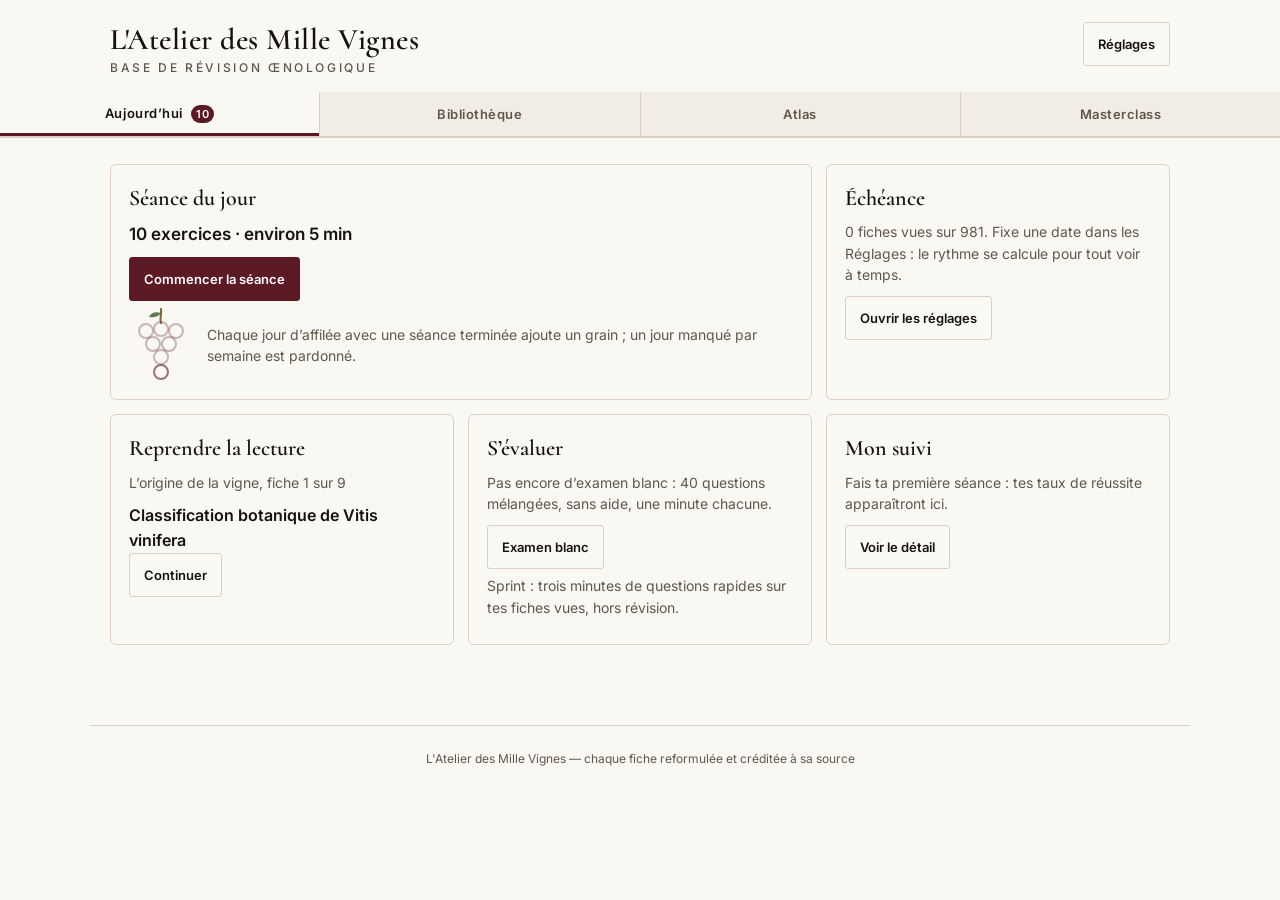
<file: index.html>
<!DOCTYPE html>
<html lang="fr">
<head>
<meta charset="UTF-8">
<meta name="viewport" content="width=device-width, initial-scale=1.0, viewport-fit=cover">
<title>L'Atelier des Mille Vignes</title>
<link rel="manifest" href="manifest.webmanifest">
<link rel="apple-touch-icon" href="icons/apple-touch-icon.png">
<meta name="theme-color" content="#5b1a24">
<meta name="theme-color" content="#16130f" media="(prefers-color-scheme: dark)">
<meta name="apple-mobile-web-app-capable" content="yes">
<link rel="stylesheet" href="style.css">
<script>try{var t=localStorage.getItem("mv_theme");if(t)document.documentElement.dataset.theme=t}catch(e){}</script>
</head>
<body>

<header>
  <div class="wrap head-inner">
    <h1 class="brand">L'Atelier des Mille Vignes<span class="sub">Base de révision œnologique</span></h1>
    <button class="btn reg-btn" id="reglagesBtn" aria-expanded="false" aria-controls="reglages">Réglages</button>
  </div>
  <div class="tabs" role="tablist" aria-label="Sections du site">
    <button class="tab tab-main on" role="tab" data-mode="jour" aria-selected="true">Aujourd’hui <span class="badge" id="dueBadge">0</span></button>
    <button class="tab" role="tab" aria-selected="false" data-mode="revision">Bibliothèque</button>
    <button class="tab" role="tab" aria-selected="false" data-mode="cartes">Atlas</button>
    <button class="tab" role="tab" aria-selected="false" data-mode="atelier">Masterclass</button>
  </div>
</header>
<section class="reglages" id="reglages" aria-labelledby="regT" hidden><div class="wrap reg">
  <h2 class="reg-t" id="regT">Réglages et sauvegarde</h2>
  <div class="reg-g"><h3 class="reg-gt">Sauvegarde</h3>
    <div class="reg-l"><span>Ma progression et mes programmes<small id="savedInfo"></small></span><button class="btn primary" id="exportProg">Sauvegarder</button></div>
    <div class="reg-l"><span>Restaurer une sauvegarde<small>La réponse la plus récente est gardée</small></span><button class="btn" id="importBtn">Choisir…</button><input type="file" id="importProg" accept="application/json,.json" hidden></div>
  </div>
  <div class="reg-g"><h3 class="reg-gt">Révision</h3>
    <div class="reg-l"><label for="echeance">Échéance<small id="echeanceInfo"></small></label><input type="date" id="echeance" class="ex-input reg-date"></div>
    <div class="reg-l"><span id="lgL">Longueur d’une séance</span><div class="seg" id="sessionSize" role="group" aria-labelledby="lgL"><button type="button" data-v="10">10</button><button type="button" data-v="20">20</button><button type="button" data-v="40">40</button></div></div>
    <div class="reg-l"><label for="pretestSw">Pré-test avant les nouvelles fiches</label><input type="checkbox" role="switch" id="pretestSw" class="sw"></div>
  </div>
  <div class="reg-g"><h3 class="reg-gt">Affichage</h3>
    <div class="reg-l"><span id="thL">Thème</span><div class="seg" id="themeSeg" role="group" aria-labelledby="thL"><button type="button" data-v="">Auto</button><button type="button" data-v="light">Clair</button><button type="button" data-v="dark">Sombre</button></div></div>
  </div>
  <div class="reg-g"><h3 class="reg-gt">Mes données</h3>
    <div class="reg-l"><span>Mon suivi<small>Réussite, rappel, examens blancs</small></span><button class="btn" id="suiviLink">Ouvrir</button></div>
    <div class="reg-l"><span>Mes partenaires<small>Fichier privé, gardé dans ce navigateur</small></span><button class="btn" id="partBtn">Importer…</button><input type="file" id="partFile" accept="application/json,.json" hidden></div>
  </div>
  <div class="reg-danger"><button class="btn danger" id="resetAll">Réinitialiser toute ma progression</button></div>
</div></section>

<div class="filters" id="filterBar" style="display:none">
  <div class="wrap">
    <input type="search" class="ex-input fiche-search" id="ficheSearch" placeholder="Chercher dans les fiches" aria-label="Chercher dans les fiches">
    <div class="filt-foot">
      <div class="count"><b id="shown">0</b> fiche(s) · <b id="acq">0</b> exercice(s) déjà travaillé(s)</div>
      <div class="filt-act">
      <button class="btn" id="examBtn">Examen blanc</button>
      <button class="btn" id="hardBtn" hidden>Mes points durs</button>
      <button class="btn primary" id="sessionBtn">S'entraîner</button>
      </div>
    </div>
    <details class="filt-panel" id="filtPanel"><summary id="filtSum">Filtrer</summary>
    <div class="filt-row">
      <div class="filt-group">
        <div class="filt-label"><span class="dot" style="background:var(--ink)"></span>Le quoi — Thèmes</div>
        <div class="chips" id="themeChips"></div>
        <div class="sub-panel" id="subPanel"><div class="sub-lbl" id="subLbl">Sous-thèmes</div><div class="chips" id="subChips"></div></div>
      </div>
      <div class="filt-group">
        <div class="filt-label"><span class="dot" style="background:var(--wine)"></span>Le où — Géographie</div>
        <div class="geo-tree" id="geoTree"></div>
      </div>
      <div class="filt-group">
        <div class="filt-label"><span class="dot" style="background:var(--gold)"></span>Niveau</div>
        <div class="chips" id="nivChips"></div>
      </div>
    </div>
    <button class="clear" id="clearBtn" style="margin-top:14px">Réinitialiser les filtres</button>
    </details>
  </div>
</div>

<main><div class="wrap">
  <p class="intro" id="introLine"></p>
  <div class="save-banner" id="saveBanner" hidden><span>Ta progression n'est stockée que dans ce navigateur : sauvegarde-la pour ne rien perdre.</span><button class="btn" id="saveNow">Sauvegarder ma progression</button></div>
  <section class="prog" id="progPanel" hidden></section>
  <div class="grid" id="grid"></div>
</div></main>

<footer class="wrap">
  L'Atelier des Mille Vignes — chaque fiche reformulée et créditée à sa source<br><br>
</footer>
<section id="support"></section>
<div id="zoom" class="zoom" role="dialog" aria-label="Schéma agrandi" hidden><button class="btn zoom-x">Fermer ✕</button><div class="zoom-in"></div></div>
<div id="proj" class="proj" role="dialog" aria-label="Projection de la masterclass" tabindex="-1" hidden></div>

<script defer src="fiches.js"></script>
<script defer src="fiches/016-domestication.js"></script>
<script defer src="fiches/040-nature.js"></script>
<script defer src="fiches/076-ecologie.js"></script>
<script defer src="fiches/104-climat.js"></script>
<script defer src="fiches/124-geologie.js"></script>
<script defer src="fiches/150-terroir.js"></script>
<script defer src="fiches/203-vinification.js"></script>
<script defer src="fiches/244-degustation.js"></script>
<script defer src="fiches/288-service.js"></script>
<script defer src="fiches/331-conclusion.js"></script>
<script defer src="fiches/cepages.js"></script>
<script defer src="fiches/fr-alsace-appellations.js"></script>
<script defer src="fiches/fr-alsace.js"></script>
<script defer src="fiches/fr-beaujolais-appellations.js"></script>
<script defer src="fiches/fr-beaujolais.js"></script>
<script defer src="fiches/fr-bordeaux-appellations.js"></script>
<script defer src="fiches/fr-bordeaux.js"></script>
<script defer src="fiches/fr-bourgogne.js"></script>
<script defer src="fiches/fr-champagne-appellations.js"></script>
<script defer src="fiches/fr-champagne.js"></script>
<script defer src="fiches/fr-charentes.js"></script>
<script defer src="fiches/fr-corse-appellations.js"></script>
<script defer src="fiches/fr-corse.js"></script>
<script defer src="fiches/fr-france.js"></script>
<script defer src="fiches/fr-jura-appellations.js"></script>
<script defer src="fiches/fr-jura.js"></script>
<script defer src="fiches/fr-languedoc-appellations.js"></script>
<script defer src="fiches/fr-languedoc.js"></script>
<script defer src="fiches/fr-loire-appellations.js"></script>
<script defer src="fiches/fr-loire.js"></script>
<script defer src="fiches/fr-lorraine.js"></script>
<script defer src="fiches/fr-provence-appellations.js"></script>
<script defer src="fiches/fr-provence.js"></script>
<script defer src="fiches/fr-rhone-appellations.js"></script>
<script defer src="fiches/fr-rhone.js"></script>
<script defer src="fiches/fr-roussillon-appellations.js"></script>
<script defer src="fiches/fr-roussillon.js"></script>
<script defer src="fiches/fr-savoie-appellations.js"></script>
<script defer src="fiches/fr-savoie.js"></script>
<script defer src="fiches/fr-sud-ouest-appellations.js"></script>
<script defer src="fiches/fr-sud-ouest.js"></script>
<script defer src="fiches/monde-afrique-du-sud.js"></script>
<script defer src="fiches/monde-allemagne.js"></script>
<script defer src="fiches/monde-argentine.js"></script>
<script defer src="fiches/monde-australie.js"></script>
<script defer src="fiches/monde-autriche.js"></script>
<script defer src="fiches/monde-canada.js"></script>
<script defer src="fiches/monde-chili.js"></script>
<script defer src="fiches/monde-espagne.js"></script>
<script defer src="fiches/monde-etats-unis.js"></script>
<script defer src="fiches/monde-grece.js"></script>
<script defer src="fiches/monde-hongrie.js"></script>
<script defer src="fiches/monde-italie.js"></script>
<script defer src="fiches/monde-nouvelle-zelande.js"></script>
<script defer src="fiches/monde-portugal.js"></script>
<script defer src="data/lexique.js"></script>
<script defer src="data/lexique-fiches.js"></script>
<script defer src="data/recits.js"></script>
<script defer src="data/masterclasses.js"></script>
<script defer src="exercices.js"></script>
<script defer src="app.js"></script>
</body>
</html>
</file>
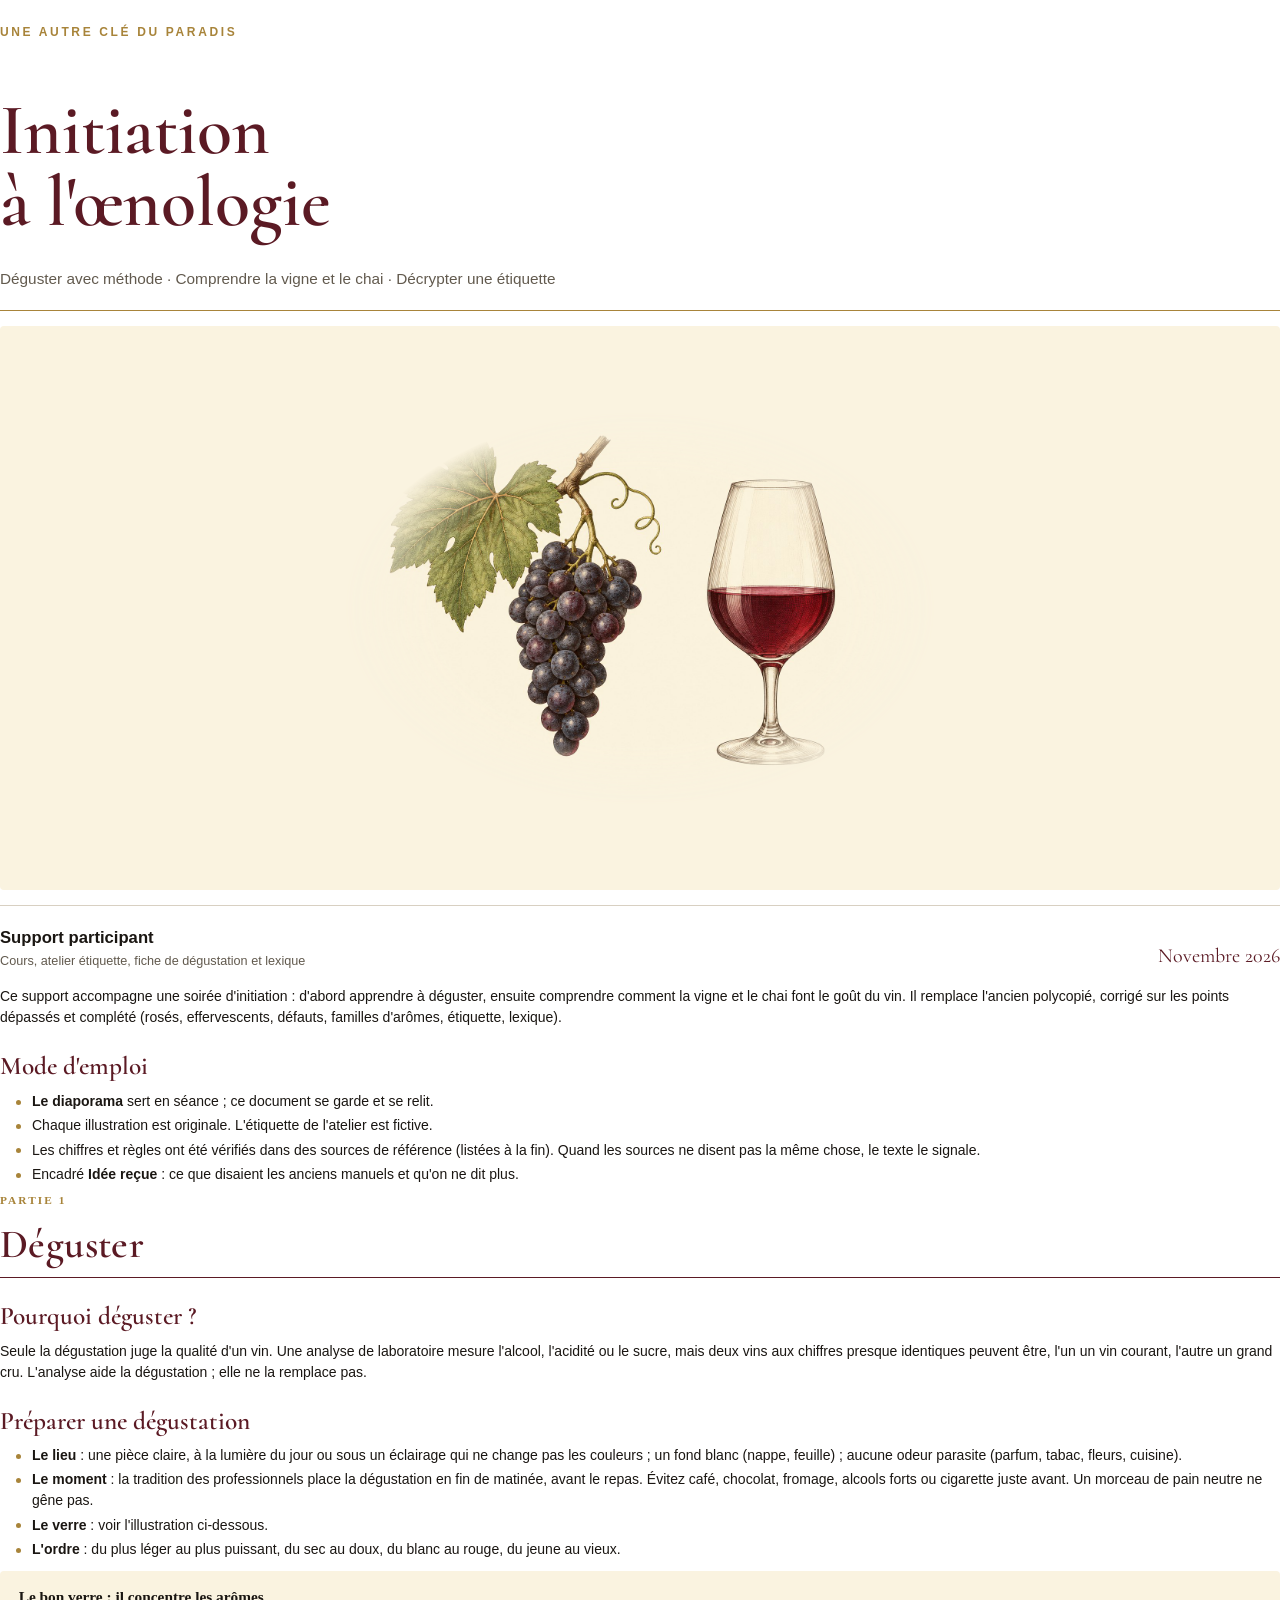
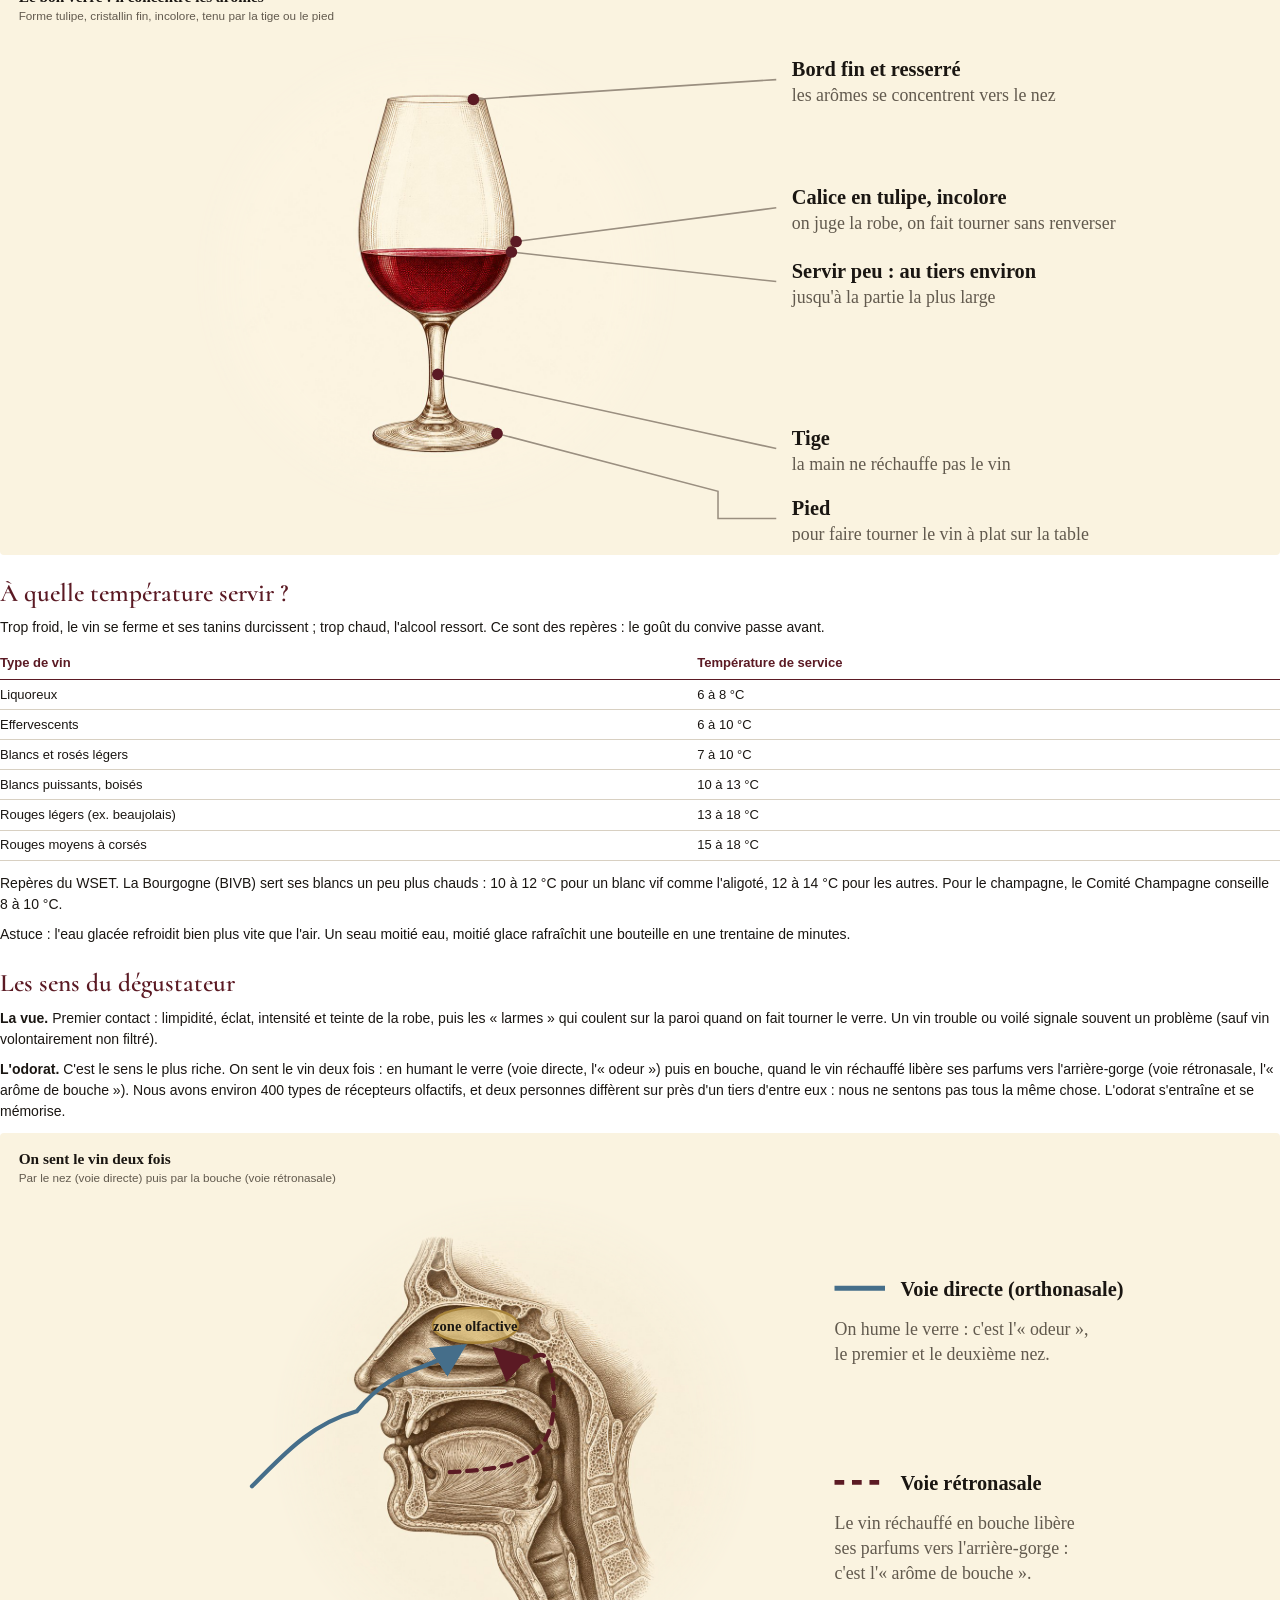
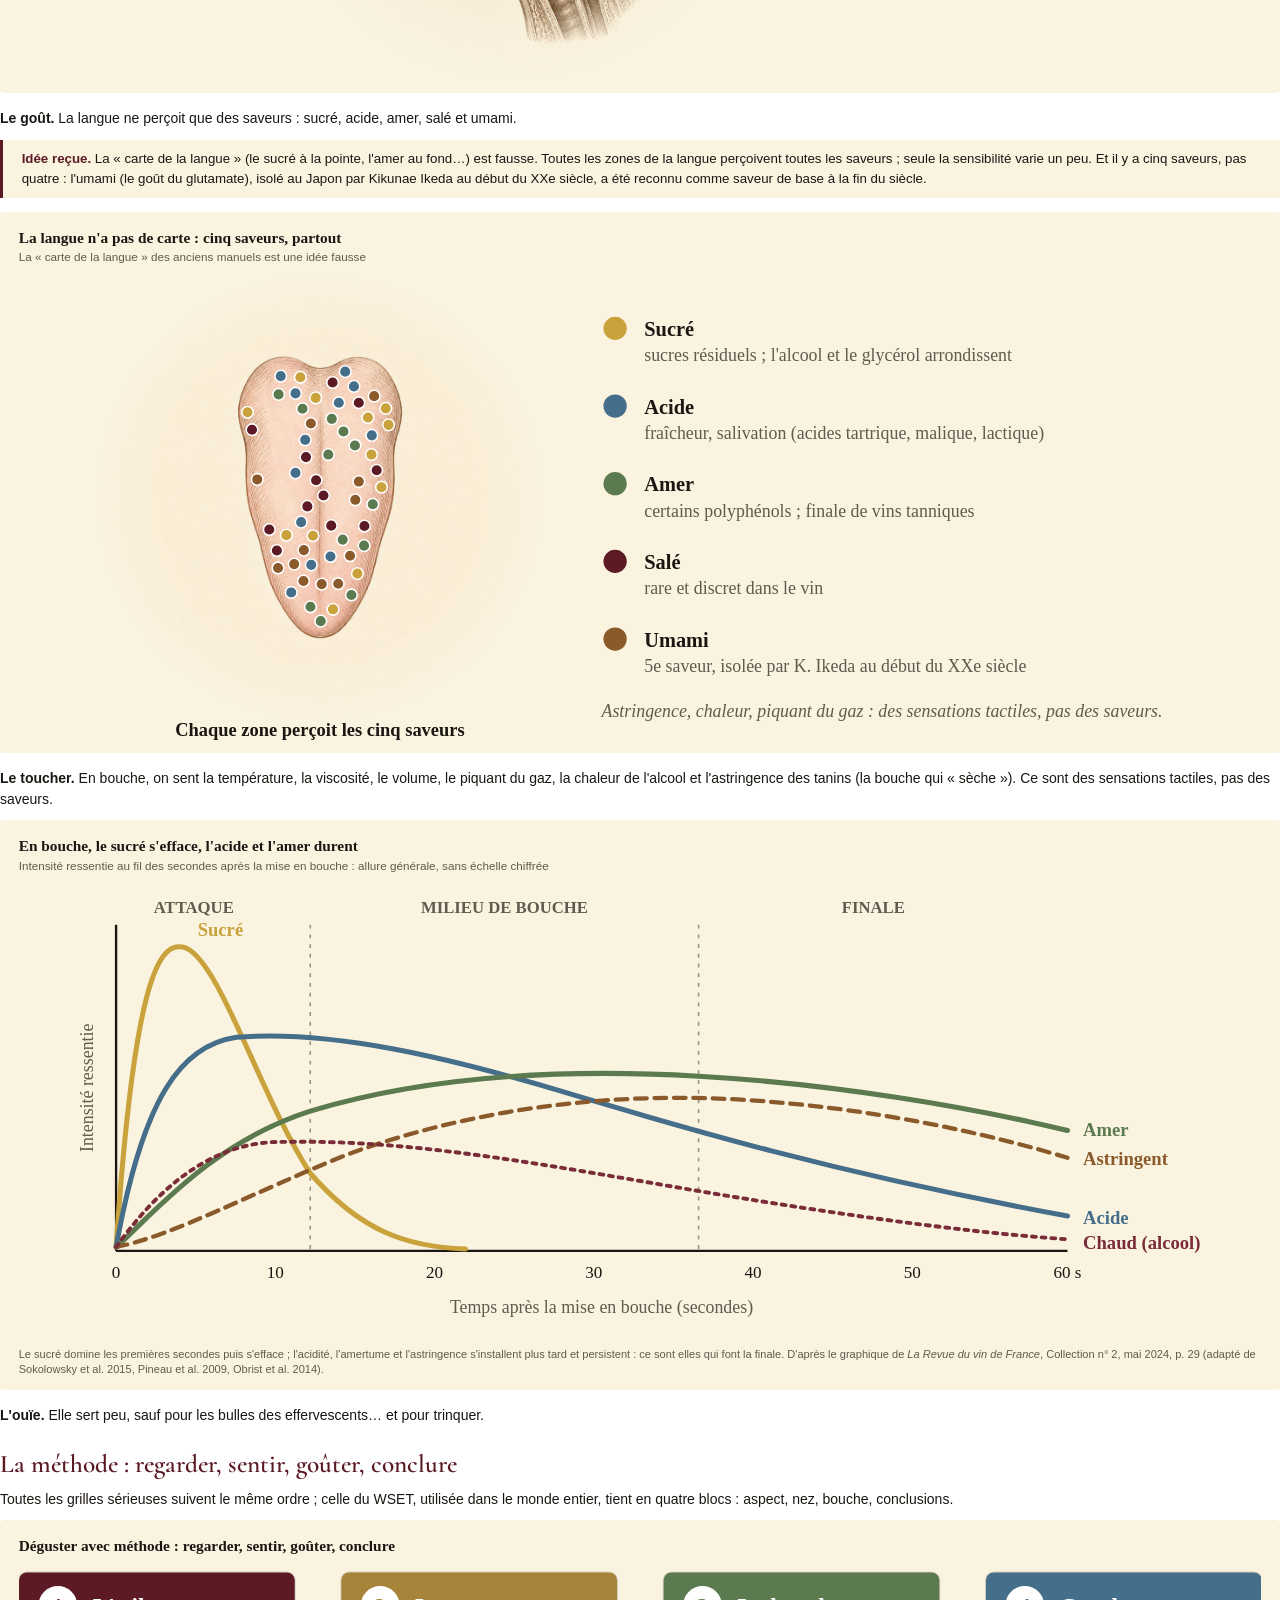
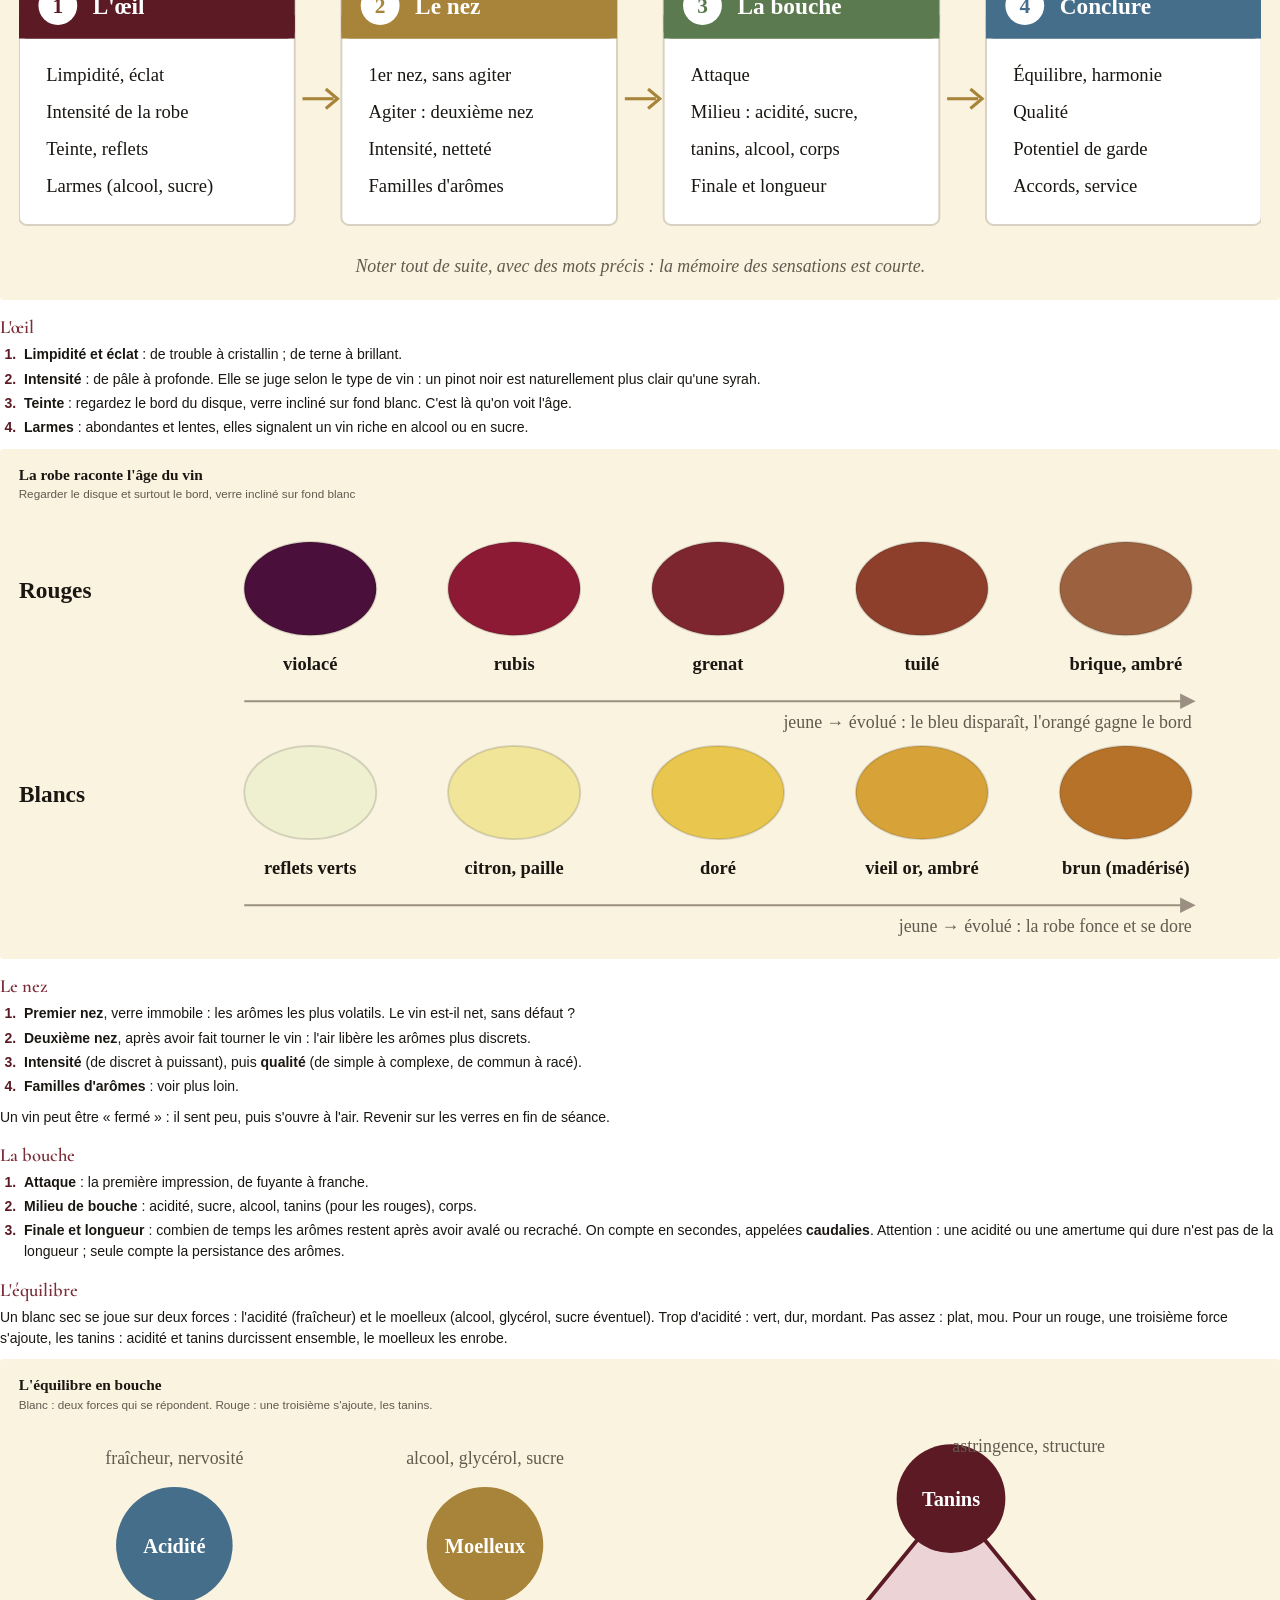
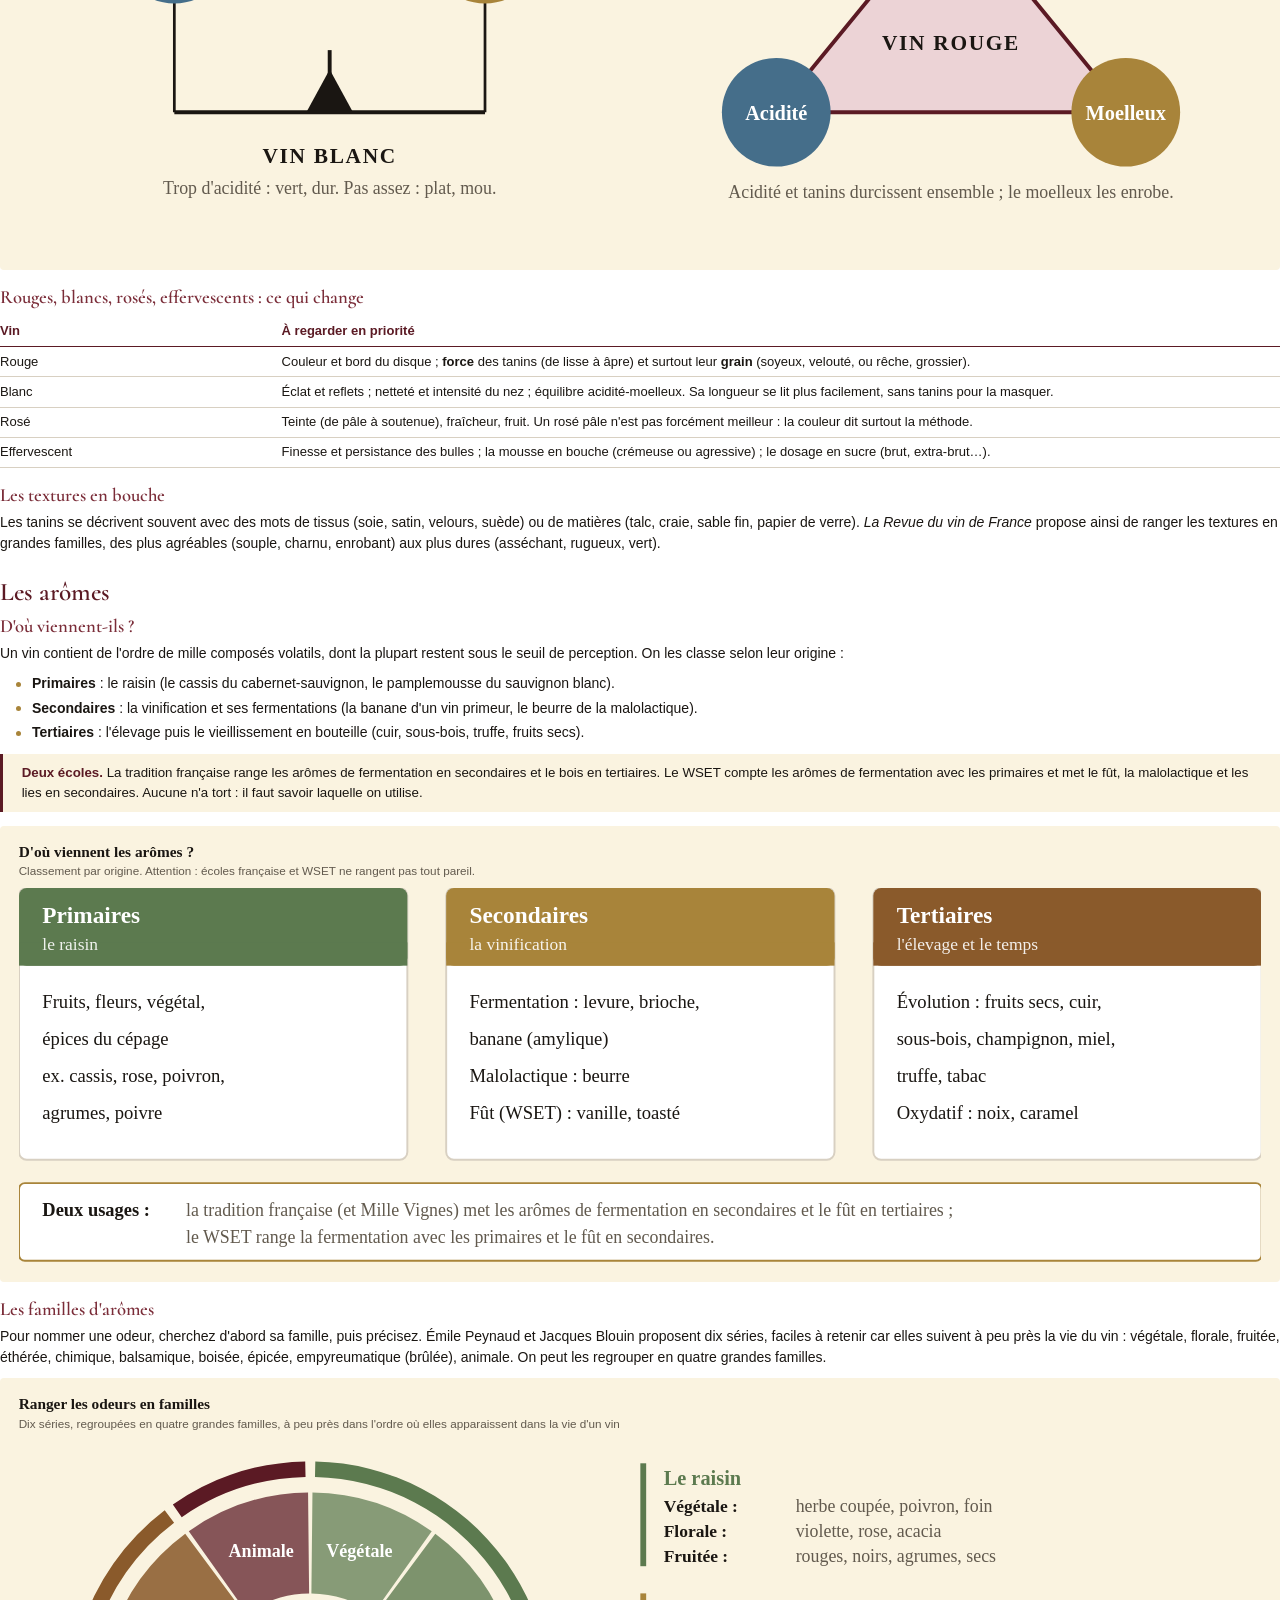
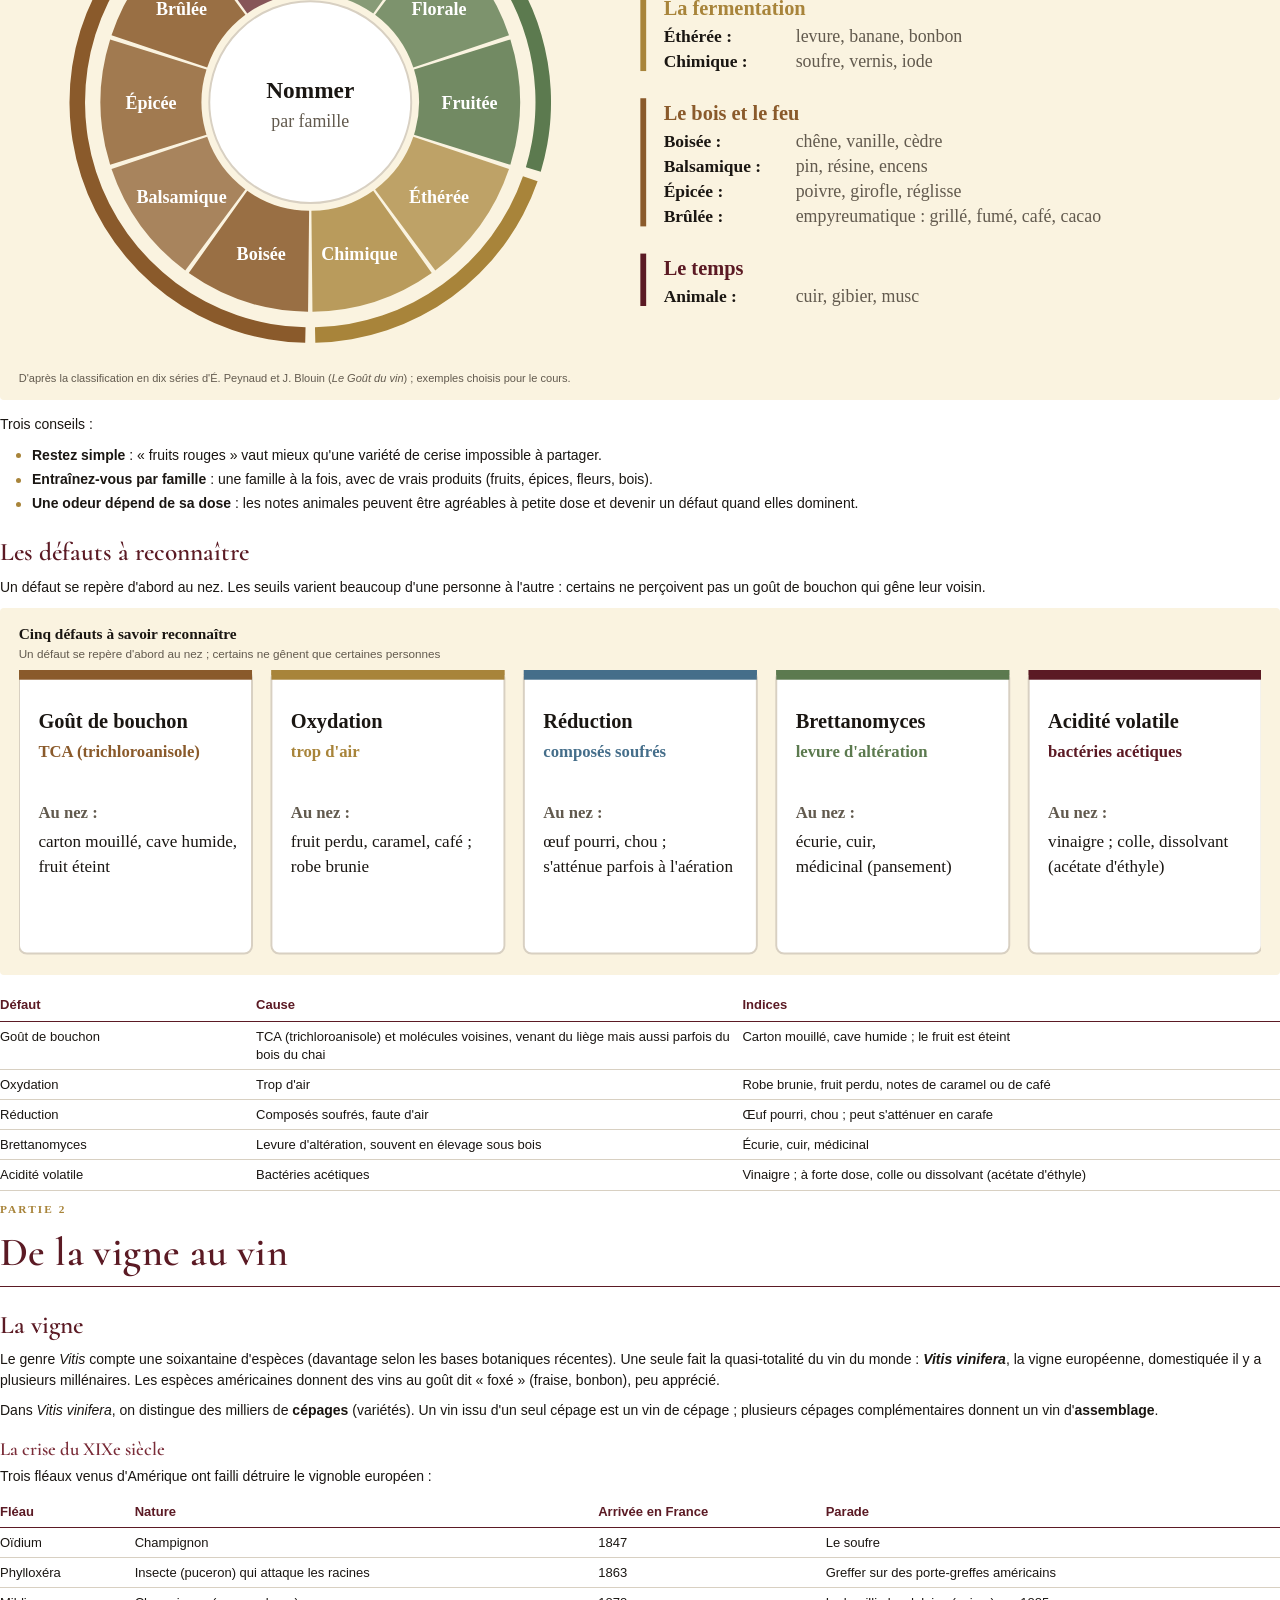
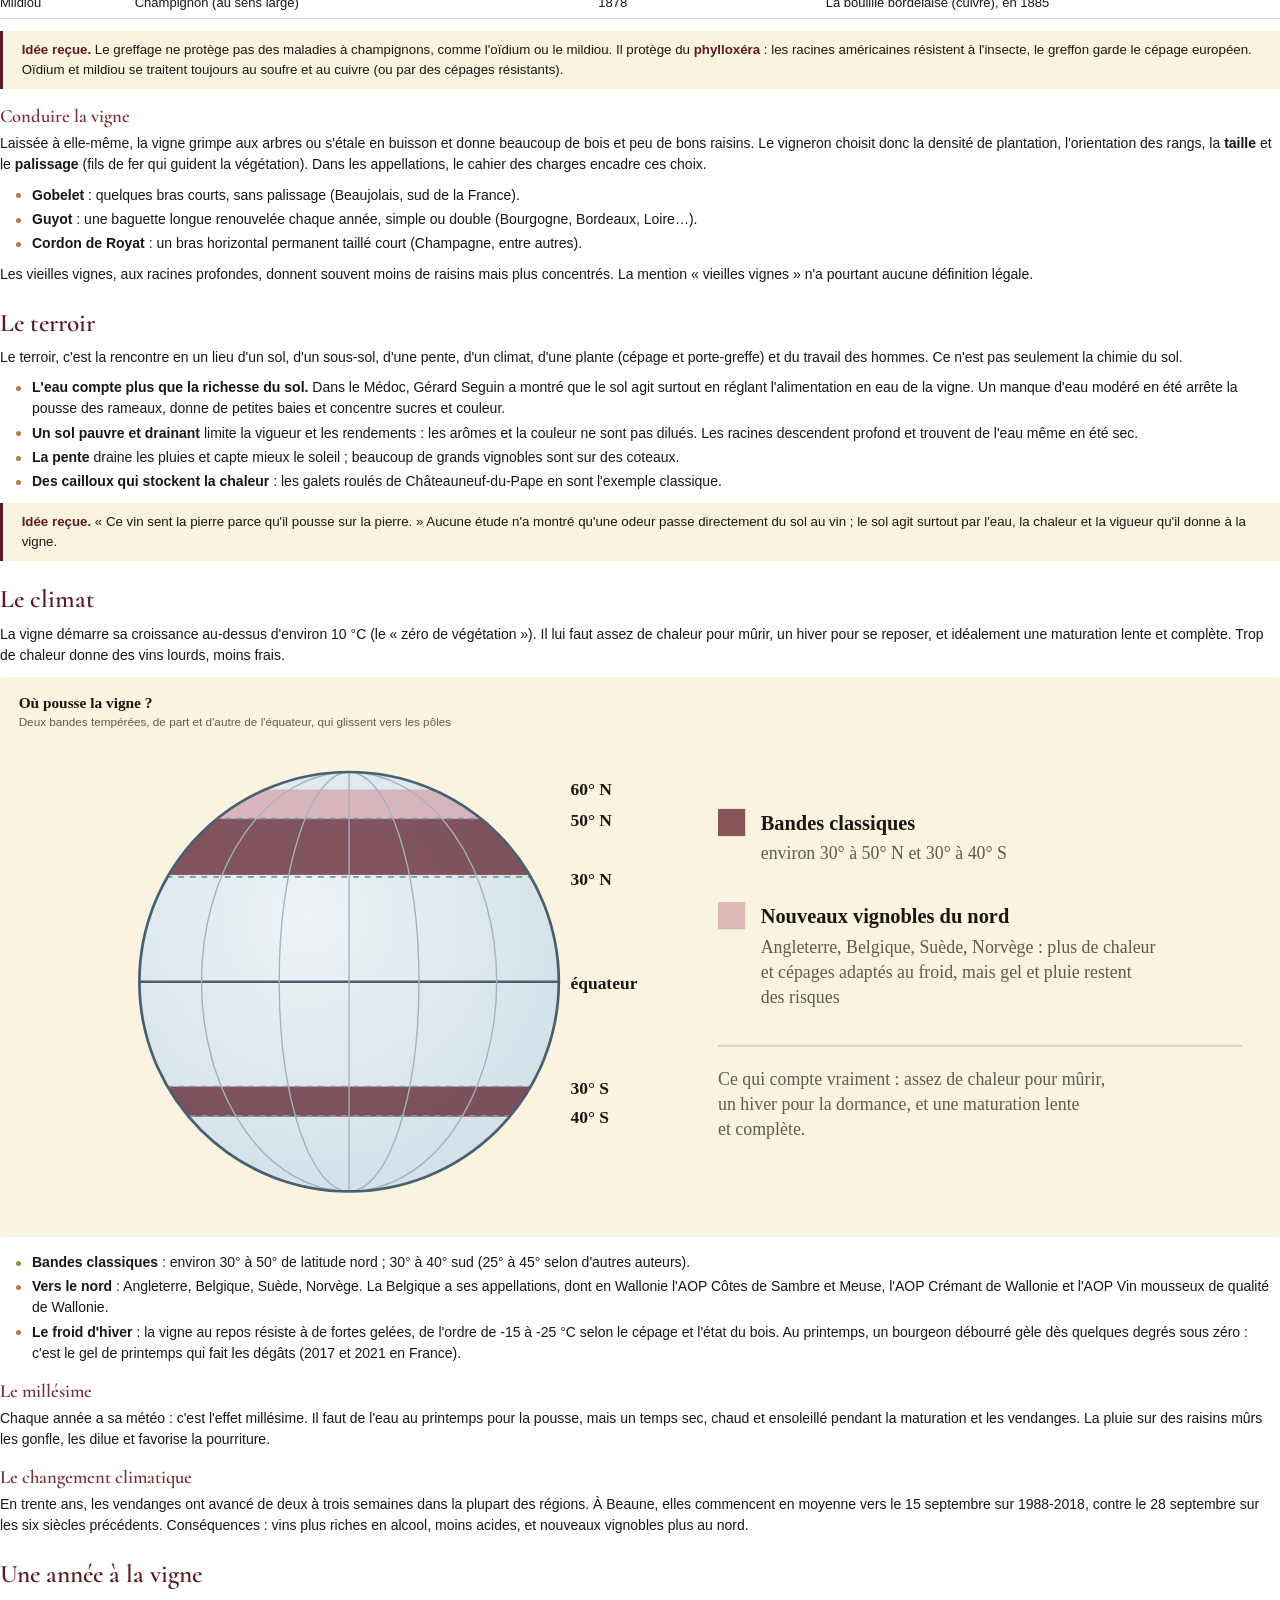
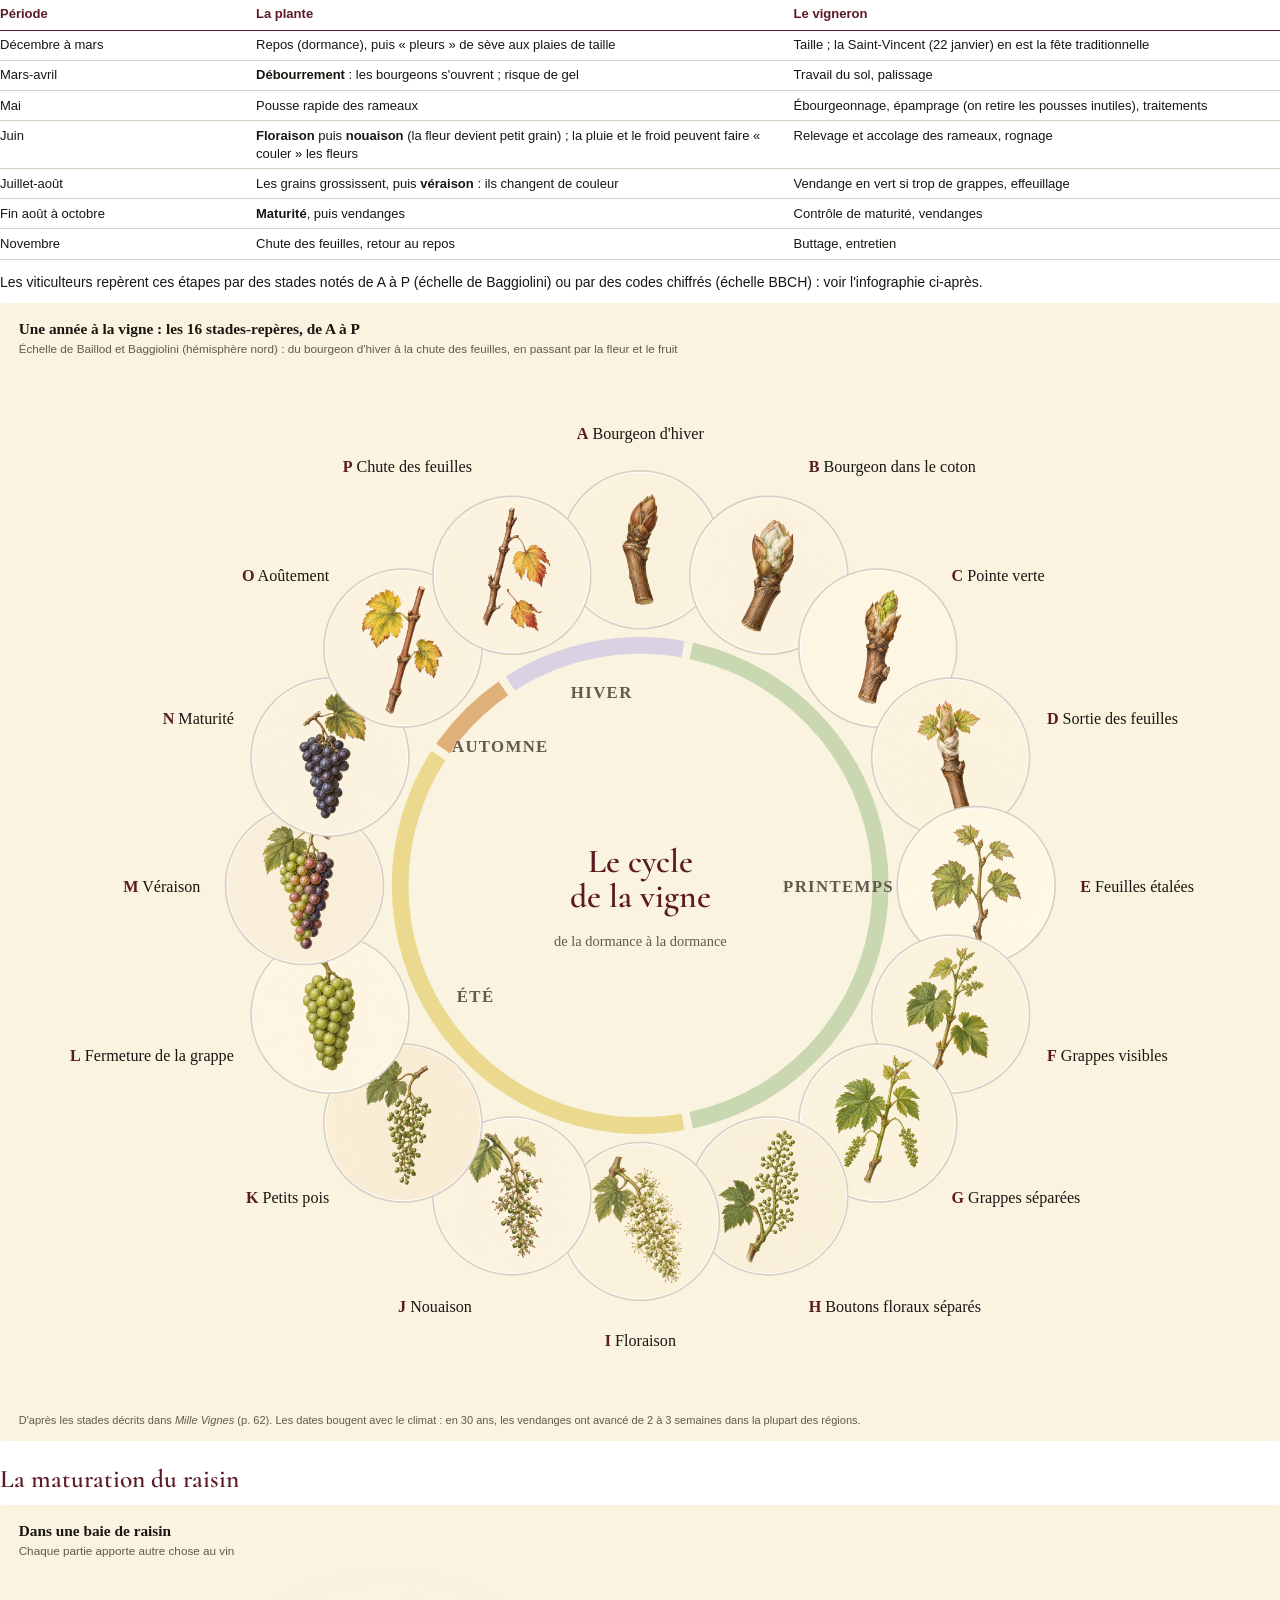
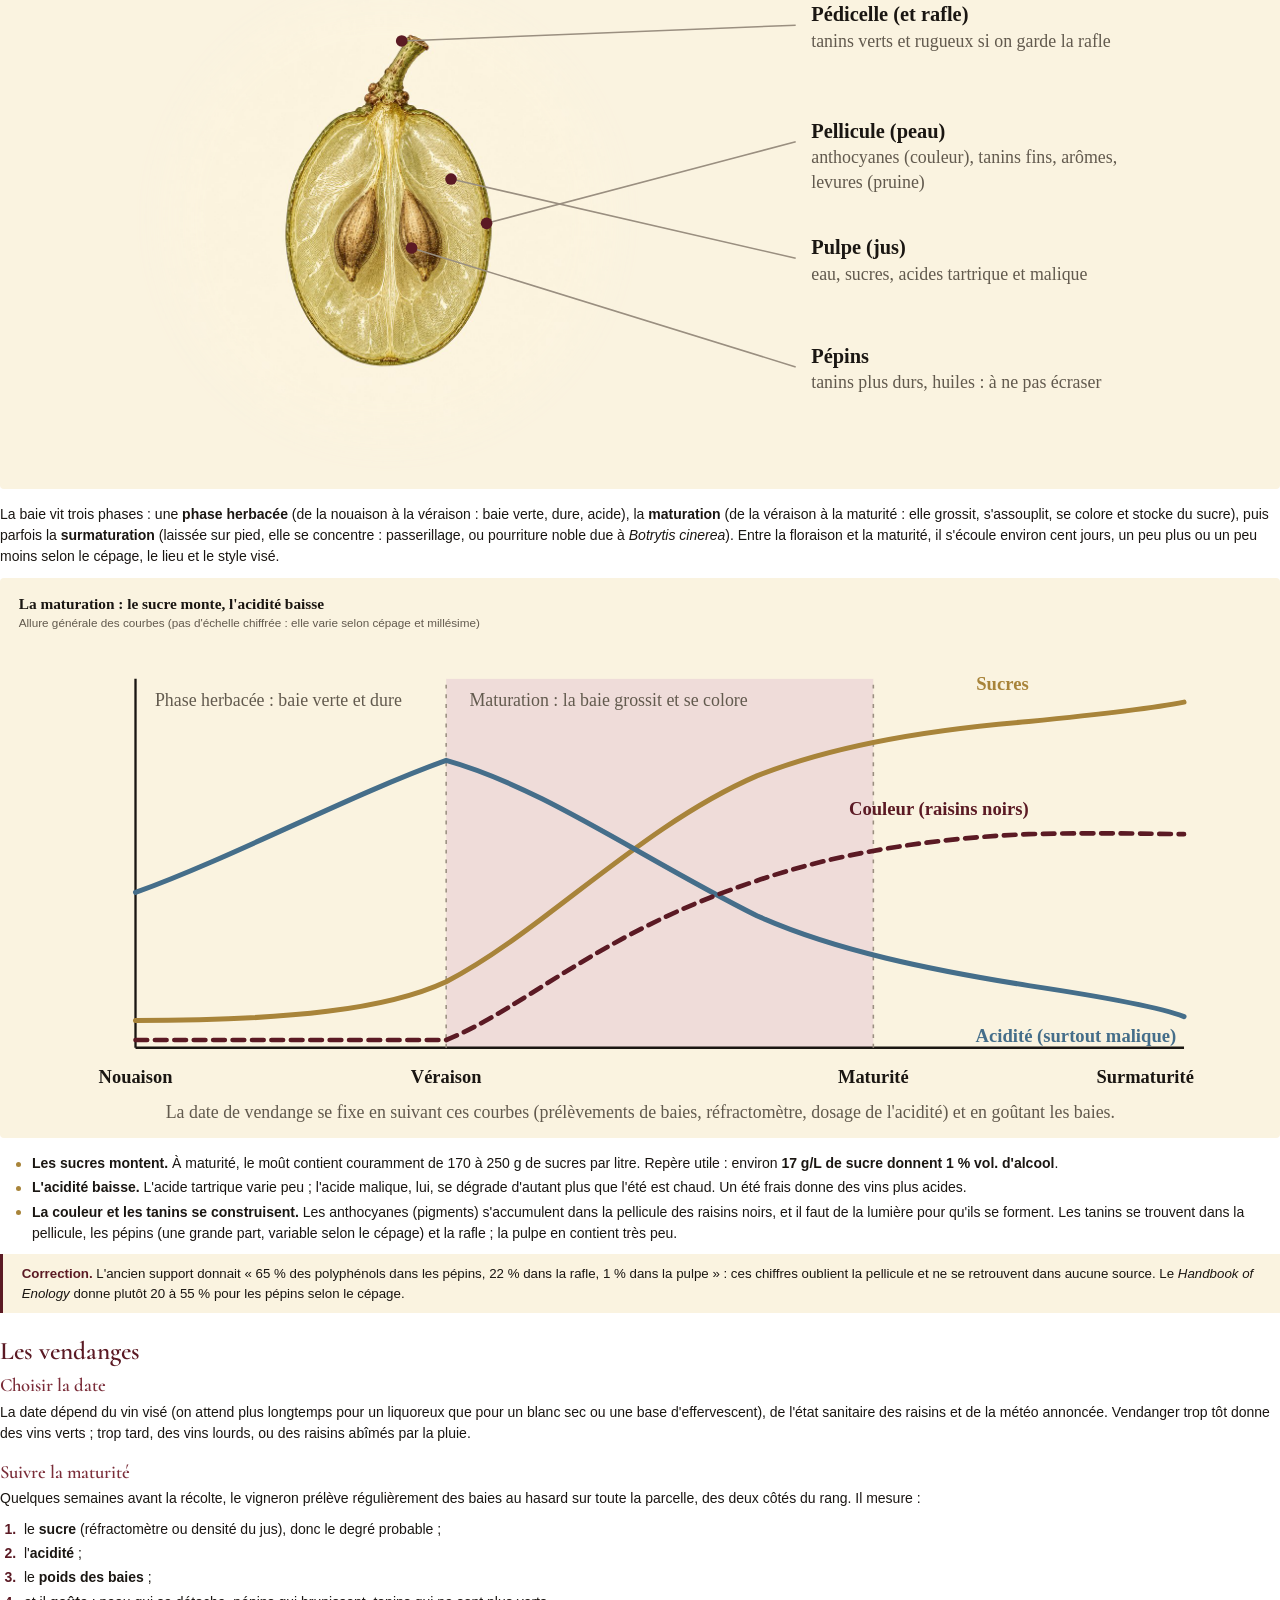
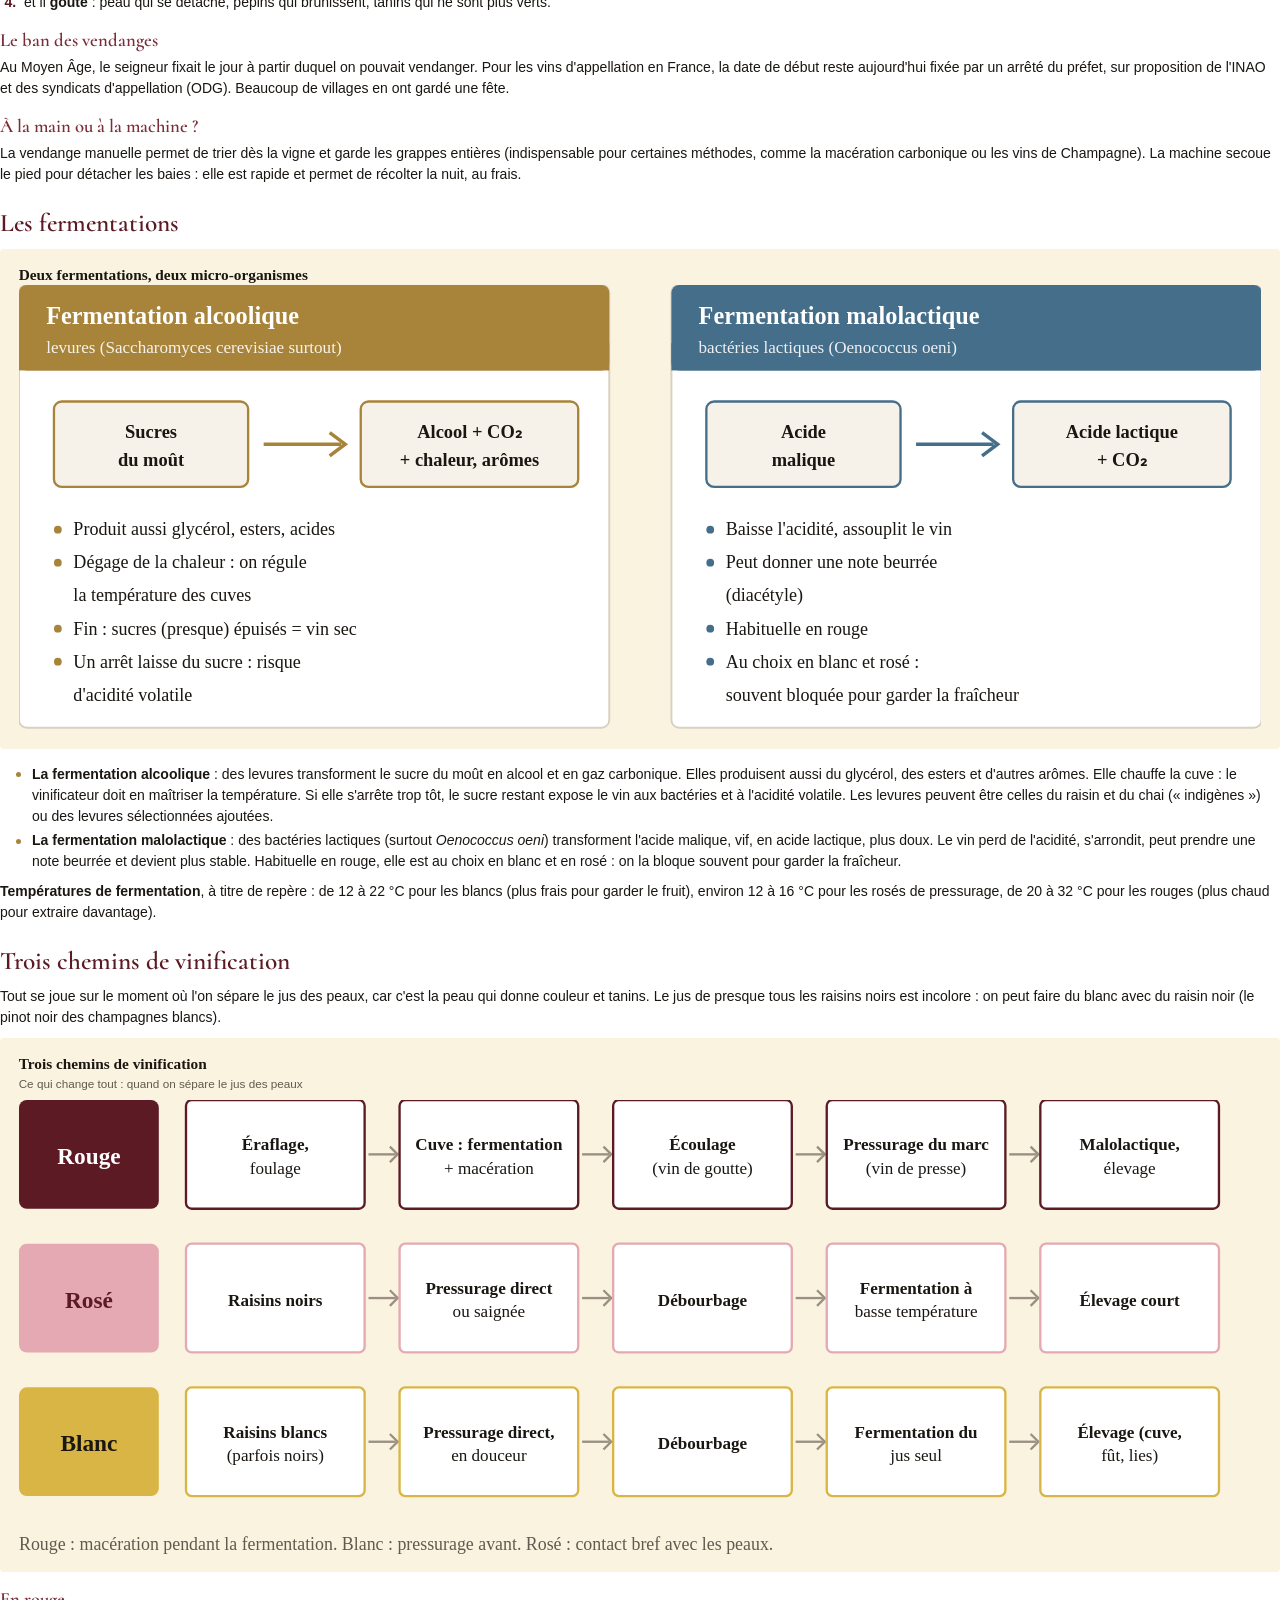
<file: supports/initiation-oenologie/support.html>
<!doctype html>
<html lang="fr">
<head>
<meta charset="utf-8">
<title>Initiation à l'œnologie</title>
<style>
@font-face{font-family:'Cormorant';font-style:normal;font-weight:400 600;src:url(../../fonts/cormorant.woff2) format('woff2')}
@font-face{font-family:'Cormorant';font-style:italic;font-weight:400;src:url(../../fonts/cormorant-italic.woff2) format('woff2')}
:root{
  --wine:#5b1a24;--wine2:#7a2c38;--rose:#d4a3ab;--rose2:#ecd3d6;
  --gold:#a8843a;--gold2:#e2c680;--olive:#5c7a4f;--olive2:#b4c69c;
  --slate:#456e8a;--slate2:#b3c8d4;--ink:#1a1612;--muted:#625a4e;
  --cream:#faf3e0;--line:#d8d0c2;--brown:#8a5a2b;
}
@page{size:A4;margin:18mm 20mm 20mm 20mm}
*{box-sizing:border-box;margin:0;padding:0}
html{font-size:10.5pt}
body{font-family:'Inter',sans-serif;color:var(--ink);line-height:1.5;font-size:1rem;-webkit-print-color-adjust:exact;print-color-adjust:exact}
p{margin:0 0 7pt}
strong{font-weight:600}
em{font-style:italic}
a{color:var(--slate);text-decoration:none;border-bottom:1px solid var(--slate2)}
h1,h2,h3{font-family:'Cormorant',serif;font-weight:600;line-height:1.15;break-after:avoid}
h1{font-size:30pt;color:var(--wine);margin:0 0 18pt;padding-bottom:8pt;border-bottom:1.5px solid var(--wine);letter-spacing:.01em}
h1 small{display:block;font-family:'Inter';font-weight:600;font-size:8.5pt;letter-spacing:.18em;text-transform:uppercase;color:var(--gold);margin-bottom:10pt}
h2{font-size:19pt;color:var(--wine);margin:18pt 0 7pt}
h3{font-size:14pt;color:var(--wine2);margin:13pt 0 4pt}
h2+h3{margin-top:4pt}
ul,ol{margin:0 0 7pt 15pt}
li{margin:0 0 2.5pt;padding-left:3pt}
ul{list-style:none;margin-left:12pt}
ul li{position:relative;padding-left:12pt}
ul li::before{content:'';position:absolute;left:0;top:.62em;width:5px;height:5px;border-radius:50%;background:var(--gold)}
ol li::marker{color:var(--wine);font-weight:600}
.part{break-before:page}
.note{position:relative;background:var(--cream);padding:7pt 11pt 7pt 14pt;margin:8pt 0 10pt;border-left:3px solid var(--wine);font-size:.95rem;break-inside:avoid}
.note strong{color:var(--wine)}
table{width:100%;border-collapse:collapse;break-inside:avoid;margin:5pt 0 9pt;font-size:.93rem;line-height:1.38}
th{text-align:left;font-weight:600;color:var(--wine);padding:5pt 8pt 5pt 0;border-bottom:1.5px solid var(--wine);vertical-align:bottom}
td{padding:4.2pt 8pt 4.2pt 0;border-bottom:1px solid var(--line);vertical-align:top}
tr{break-inside:avoid}
td:first-child,th:first-child{padding-left:0}
.fiche td{height:44pt}
.fa h2{margin-top:0}.fa h3{margin:7pt 0 1pt;font-size:13pt}
.fa-head{display:flex;align-items:baseline;gap:6pt;font-size:.93rem;margin:5pt 0}
.fa-line{flex:1;display:inline-block;min-width:60pt;border-bottom:1px solid var(--line);height:.9em;vertical-align:baseline}
.fa-line.s{flex:0 0 60pt;min-width:60pt}
.fa-row{display:grid;grid-template-columns:78pt 1fr;gap:8pt;align-items:baseline;padding:2.4pt 0;border-bottom:1px solid var(--line);font-size:.88rem;line-height:1.42}
.fa-row b{font-weight:600;color:var(--wine)}
.fa-row span span.fa-line{display:inline-block;vertical-align:baseline}
.fa-notes{margin-top:7pt;height:30pt;border:1px solid var(--line);border-radius:3px;break-inside:avoid}
table.lex{break-inside:auto}
table.lex thead{display:table-header-group}
.fiche th:last-child,.fiche td:last-child{width:46%}
.src{font-size:.95rem}
.src li{margin-bottom:3pt}
.fig{background:var(--cream);border-radius:4px;padding:12pt 14pt 10pt;margin:8pt 0 11pt;break-inside:avoid}
.fig h4{font-family:'Inter';font-weight:600;font-size:11.5pt;color:var(--ink);margin:0 0 1pt;line-height:1.25}
.fig .sub{font-size:8.8pt;color:var(--muted);margin:0 0 6pt}
.fig svg{display:block;width:100%;height:auto;font-family:'Inter';}
.fig .cap{font-size:8.3pt;color:var(--muted);margin:5pt 0 0;line-height:1.35}
.fig .tn{font-size:10.5px;font-weight:600;fill:var(--ink)}
.fig .tx{font-size:9.2px;fill:var(--muted)}
.fig .tw{font-size:10px;font-weight:600;fill:#fff}
.fig .tk{font-size:10px;font-weight:600;fill:var(--ink)}
.fig .ld{stroke:#9a8f80;stroke-width:.8;fill:none}
.fig image{mask:radial-gradient(ellipse 50% 50% at 50% 50%,#000 72%,transparent 100%);-webkit-mask:radial-gradient(ellipse 50% 50% at 50% 50%,#000 72%,transparent 100%)}
.fig .dot{fill:var(--wine)}
/* couverture */
.cover{height:257mm;display:flex;flex-direction:column;break-after:page;position:relative}
.cover .brand{font-size:9pt;letter-spacing:.22em;text-transform:uppercase;font-weight:600;color:var(--gold);margin-top:6mm}
.cover .title{font-family:'Cormorant',serif;font-weight:600;font-size:54pt;line-height:1;color:var(--wine);margin:14mm 0 8mm}
.cover .tag{font-size:11.5pt;color:var(--muted);padding-bottom:5mm;border-bottom:1px solid var(--gold)}
.cover .art{flex:1;display:flex;align-items:center;justify-content:center;margin:4mm 0;background:var(--cream);border-radius:4px}
.cover .art svg{width:138mm;height:auto}
.cover .foot{border-top:1px solid var(--line);padding-top:5mm;display:flex;justify-content:space-between;align-items:flex-end}
.cover .foot b{display:block;font-size:12.5pt;font-weight:600;color:var(--ink)}
.cover .foot span{font-size:9.5pt;color:var(--muted)}
.cover .foot .date{font-family:'Cormorant';font-size:15pt;color:var(--wine)}
.intro{margin-top:4mm}
</style>
</head>
<body>

<!-- ============ COUVERTURE ============ -->
<section class="cover">
  <div class="brand">Une Autre Clé du Paradis</div>
  <div class="title">Initiation<br>à l'œnologie</div>
  <div class="tag">Déguster avec méthode · Comprendre la vigne et le chai · Décrypter une étiquette</div>
  <div class="art"><img src="img/couverture.jpg" alt="" style="width:156mm;height:auto;mask:radial-gradient(ellipse 50% 50% at 50% 50%,#000 70%,transparent 100%);-webkit-mask:radial-gradient(ellipse 50% 50% at 50% 50%,#000 70%,transparent 100%)"></div>
  <div class="foot">
    <div><b>Support participant</b><span>Cours, atelier étiquette, fiche de dégustation et lexique</span></div>
    <div class="date">Novembre 2026</div>
  </div>
</section>

<!-- ============ PAGE 2 ============ -->
<p class="intro">Ce support accompagne une soirée d'initiation : d'abord apprendre à déguster, ensuite comprendre comment la vigne et le chai font le goût du vin. Il remplace l'ancien polycopié, corrigé sur les points dépassés et complété (rosés, effervescents, défauts, familles d'arômes, étiquette, lexique).</p>
<h2>Mode d'emploi</h2>
<ul>
<li><strong>Le diaporama</strong> sert en séance ; ce document se garde et se relit.</li>
<li>Chaque illustration est originale. L'étiquette de l'atelier est fictive.</li>
<li>Les chiffres et règles ont été vérifiés dans des sources de référence (listées à la fin). Quand les sources ne disent pas la même chose, le texte le signale.</li>
<li>Encadré <strong>Idée reçue</strong> : ce que disaient les anciens manuels et qu'on ne dit plus.</li>
</ul>

<!-- ============ PARTIE 1 ============ -->
<section class="part">
<h1><small>Partie 1</small>Déguster</h1>

<h2>Pourquoi déguster ?</h2>
<p>Seule la dégustation juge la qualité d'un vin. Une analyse de laboratoire mesure l'alcool, l'acidité ou le sucre, mais deux vins aux chiffres presque identiques peuvent être, l'un un vin courant, l'autre un grand cru. L'analyse aide la dégustation ; elle ne la remplace pas.</p>

<h2>Préparer une dégustation</h2>
<ul>
<li><strong>Le lieu</strong> : une pièce claire, à la lumière du jour ou sous un éclairage qui ne change pas les couleurs ; un fond blanc (nappe, feuille) ; aucune odeur parasite (parfum, tabac, fleurs, cuisine).</li>
<li><strong>Le moment</strong> : la tradition des professionnels place la dégustation en fin de matinée, avant le repas. Évitez café, chocolat, fromage, alcools forts ou cigarette juste avant. Un morceau de pain neutre ne gêne pas.</li>
<li><strong>Le verre</strong> : voir l'illustration ci-dessous.</li>
<li><strong>L'ordre</strong> : du plus léger au plus puissant, du sec au doux, du blanc au rouge, du jeune au vieux.</li>
</ul>

<!-- FIG verre -->
<div class="fig">
<h4>Le bon verre : il concentre les arômes</h4>
<p class="sub">Forme tulipe, cristallin fin, incolore, tenu par la tige ou le pied</p>
<svg viewBox="0 0 640 262" xmlns="http://www.w3.org/2000/svg">
  <image href="img/verre.jpg" x="90" y="0" width="250" height="250"/>
  <g class="ld"><path d="M234.0 34.2 L390 24"/><path d="M256.0 107.4 L390 90"/><path d="M253.6 112.8 L390 128"/><path d="M215.7 175.8 L390 214"/><path d="M246.2 206.3 L360 236 L360 250 L390 250"/></g>
  <g class="dot"><circle cx="234.0" cy="34.2" r="3"/><circle cx="256.0" cy="107.4" r="3"/><circle cx="253.6" cy="112.8" r="3"/><circle cx="215.7" cy="175.8" r="3"/><circle cx="246.2" cy="206.3" r="3"/></g>
  <g>
    <text x="398" y="22" class="tn">Bord fin et resserré</text><text x="398" y="35" class="tx">les arômes se concentrent vers le nez</text>
    <text x="398" y="88" class="tn">Calice en tulipe, incolore</text><text x="398" y="101" class="tx">on juge la robe, on fait tourner sans renverser</text>
    <text x="398" y="126" class="tn">Servir peu : au tiers environ</text><text x="398" y="139" class="tx">jusqu'à la partie la plus large</text>
    <text x="398" y="212" class="tn">Tige</text><text x="398" y="225" class="tx">la main ne réchauffe pas le vin</text>
    <text x="398" y="248" class="tn">Pied</text><text x="398" y="261" class="tx">pour faire tourner le vin à plat sur la table</text>
  </g>
</svg>
</div>

<h2>À quelle température servir ?</h2>
<p>Trop froid, le vin se ferme et ses tanins durcissent ; trop chaud, l'alcool ressort. Ce sont des repères : le goût du convive passe avant.</p>
<table>
<tr><th>Type de vin</th><th>Température de service</th></tr>
<tr><td>Liquoreux</td><td>6 à 8 °C</td></tr>
<tr><td>Effervescents</td><td>6 à 10 °C</td></tr>
<tr><td>Blancs et rosés légers</td><td>7 à 10 °C</td></tr>
<tr><td>Blancs puissants, boisés</td><td>10 à 13 °C</td></tr>
<tr><td>Rouges légers (ex. beaujolais)</td><td>13 à 18 °C</td></tr>
<tr><td>Rouges moyens à corsés</td><td>15 à 18 °C</td></tr>
</table>
<p>Repères du WSET. La Bourgogne (BIVB) sert ses blancs un peu plus chauds : 10 à 12 °C pour un blanc vif comme l'aligoté, 12 à 14 °C pour les autres. Pour le champagne, le Comité Champagne conseille 8 à 10 °C.</p>
<p>Astuce : l'eau glacée refroidit bien plus vite que l'air. Un seau moitié eau, moitié glace rafraîchit une bouteille en une trentaine de minutes.</p>

<h2>Les sens du dégustateur</h2>
<p><strong>La vue.</strong> Premier contact : limpidité, éclat, intensité et teinte de la robe, puis les « larmes » qui coulent sur la paroi quand on fait tourner le verre. Un vin trouble ou voilé signale souvent un problème (sauf vin volontairement non filtré).</p>
<p><strong>L'odorat.</strong> C'est le sens le plus riche. On sent le vin deux fois : en humant le verre (voie directe, l'« odeur ») puis en bouche, quand le vin réchauffé libère ses parfums vers l'arrière-gorge (voie rétronasale, l'« arôme de bouche »). Nous avons environ 400 types de récepteurs olfactifs, et deux personnes diffèrent sur près d'un tiers d'entre eux : nous ne sentons pas tous la même chose. L'odorat s'entraîne et se mémorise.</p>

<!-- FIG deux voies -->
<div class="fig">
<h4>On sent le vin deux fois</h4>
<p class="sub">Par le nez (voie directe) puis par la bouche (voie rétronasale)</p>
<svg viewBox="0 0 640 250" xmlns="http://www.w3.org/2000/svg">
  <defs>
    <marker id="ah1" markerWidth="8" markerHeight="8" refX="6" refY="4" orient="auto"><path d="M0 0 L8 4 L0 8 Z" fill="var(--slate)"/></marker>
    <marker id="ah2" markerWidth="8" markerHeight="8" refX="6" refY="4" orient="auto"><path d="M0 0 L8 4 L0 8 Z" fill="var(--wine)"/></marker>
  </defs>
  <image href="img/tete.jpg" x="130" y="0" width="250" height="250"/>
  <ellipse cx="235.0" cy="67.1" rx="22" ry="9" fill="var(--gold2)" fill-opacity=".75" stroke="var(--gold)" stroke-width="1.2"/>
  <text x="235.0" y="70.1" text-anchor="middle" class="tk" style="font-size:7.5px">zone olfactive</text>
  <path d="M120 150 C136 134 150 118 173.9 111.4 C193.9 87.4 205.0 93.1 227.0 79.1" fill="none" stroke="var(--slate)" stroke-width="2.2" stroke-linecap="round" marker-end="url(#ah1)"/>
  <path d="M221.8 142.7 C261.8 140.7 278.9 134.7 274.9 94.7 C268.9 66.7 265.0 97.1 247.0 81.1" fill="none" stroke="var(--wine)" stroke-width="2.2" stroke-dasharray="5 4" stroke-linecap="round" marker-end="url(#ah2)"/>
  <g transform="translate(420 40)">
    <line x1="0" y1="8" x2="26" y2="8" stroke="var(--slate)" stroke-width="2.5"/>
    <text x="34" y="12" class="tn">Voie directe (orthonasale)</text>
    <text x="0" y="32" class="tx">On hume le verre : c'est l'« odeur »,</text>
    <text x="0" y="45" class="tx">le premier et le deuxième nez.</text>
  </g>
  <g transform="translate(420 140)">
    <line x1="0" y1="8" x2="26" y2="8" stroke="var(--wine)" stroke-width="2.5" stroke-dasharray="5 4"/>
    <text x="34" y="12" class="tn">Voie rétronasale</text>
    <text x="0" y="32" class="tx">Le vin réchauffé en bouche libère</text>
    <text x="0" y="45" class="tx">ses parfums vers l'arrière-gorge :</text>
    <text x="0" y="58" class="tx">c'est l'« arôme de bouche ».</text>
  </g>
</svg>
</div>

<p><strong>Le goût.</strong> La langue ne perçoit que des saveurs : sucré, acide, amer, salé et umami.</p>
<div class="note"><strong>Idée reçue.</strong> La « carte de la langue » (le sucré à la pointe, l'amer au fond…) est fausse. Toutes les zones de la langue perçoivent toutes les saveurs ; seule la sensibilité varie un peu. Et il y a cinq saveurs, pas quatre : l'umami (le goût du glutamate), isolé au Japon par Kikunae Ikeda au début du XXe siècle, a été reconnu comme saveur de base à la fin du siècle.</div>

<!-- FIG langue -->
<div class="fig">
<h4>La langue n'a pas de carte : cinq saveurs, partout</h4>
<p class="sub">La « carte de la langue » des anciens manuels est une idée fausse</p>
<svg viewBox="0 0 640 240" xmlns="http://www.w3.org/2000/svg">
  <image href="img/langue.jpg" x="40" y="0" width="230" height="230"/>
  <g id="dots"><circle cx="188.9" cy="69.2" r="3" fill="#c9a23c" stroke="#fff" stroke-width=".8"/><circle cx="181.7" cy="83.1" r="3" fill="#456e8a" stroke="#fff" stroke-width=".8"/><circle cx="146.0" cy="69.4" r="3" fill="#5c7a4f" stroke="#fff" stroke-width=".8"/><circle cx="160.8" cy="129.6" r="3" fill="#5b1a24" stroke="#fff" stroke-width=".8"/><circle cx="155.9" cy="159.7" r="3" fill="#8a5a2b" stroke="#fff" stroke-width=".8"/><circle cx="137.7" cy="134.5" r="3" fill="#c9a23c" stroke="#fff" stroke-width=".8"/><circle cx="150.5" cy="149.8" r="3" fill="#456e8a" stroke="#fff" stroke-width=".8"/><circle cx="159.3" cy="93.0" r="3" fill="#5c7a4f" stroke="#fff" stroke-width=".8"/><circle cx="161.5" cy="55.9" r="3" fill="#5b1a24" stroke="#fff" stroke-width=".8"/><circle cx="164.4" cy="159.5" r="3" fill="#8a5a2b" stroke="#fff" stroke-width=".8"/><circle cx="151.4" cy="134.8" r="3" fill="#c9a23c" stroke="#fff" stroke-width=".8"/><circle cx="140.2" cy="164.0" r="3" fill="#456e8a" stroke="#fff" stroke-width=".8"/><circle cx="177.7" cy="139.9" r="3" fill="#5c7a4f" stroke="#fff" stroke-width=".8"/><circle cx="147.8" cy="94.3" r="3" fill="#5b1a24" stroke="#fff" stroke-width=".8"/><circle cx="173.2" cy="116.3" r="3" fill="#8a5a2b" stroke="#fff" stroke-width=".8"/><circle cx="186.7" cy="109.8" r="3" fill="#c9a23c" stroke="#fff" stroke-width=".8"/><circle cx="160.4" cy="145.5" r="3" fill="#456e8a" stroke="#fff" stroke-width=".8"/><circle cx="166.7" cy="136.8" r="3" fill="#5c7a4f" stroke="#fff" stroke-width=".8"/><circle cx="153.0" cy="106.2" r="3" fill="#5b1a24" stroke="#fff" stroke-width=".8"/><circle cx="175.0" cy="106.9" r="3" fill="#8a5a2b" stroke="#fff" stroke-width=".8"/><circle cx="161.7" cy="172.7" r="3" fill="#c9a23c" stroke="#fff" stroke-width=".8"/><circle cx="147.4" cy="85.4" r="3" fill="#456e8a" stroke="#fff" stroke-width=".8"/><circle cx="182.2" cy="118.6" r="3" fill="#5c7a4f" stroke="#fff" stroke-width=".8"/><circle cx="175.0" cy="66.3" r="3" fill="#5b1a24" stroke="#fff" stroke-width=".8"/><circle cx="122.7" cy="105.8" r="3" fill="#8a5a2b" stroke="#fff" stroke-width=".8"/><circle cx="181.5" cy="93.0" r="3" fill="#c9a23c" stroke="#fff" stroke-width=".8"/><circle cx="172.5" cy="57.9" r="3" fill="#456e8a" stroke="#fff" stroke-width=".8"/><circle cx="167.1" cy="81.1" r="3" fill="#5c7a4f" stroke="#fff" stroke-width=".8"/><circle cx="148.5" cy="119.7" r="3" fill="#5b1a24" stroke="#fff" stroke-width=".8"/><circle cx="182.9" cy="62.9" r="3" fill="#8a5a2b" stroke="#fff" stroke-width=".8"/><circle cx="117.7" cy="71.2" r="3" fill="#c9a23c" stroke="#fff" stroke-width=".8"/><circle cx="134.8" cy="52.6" r="3" fill="#456e8a" stroke="#fff" stroke-width=".8"/><circle cx="150.1" cy="171.4" r="3" fill="#5c7a4f" stroke="#fff" stroke-width=".8"/><circle cx="177.9" cy="129.8" r="3" fill="#5b1a24" stroke="#fff" stroke-width=".8"/><circle cx="133.4" cy="151.4" r="3" fill="#8a5a2b" stroke="#fff" stroke-width=".8"/><circle cx="174.3" cy="154.3" r="3" fill="#c9a23c" stroke="#fff" stroke-width=".8"/><circle cx="164.7" cy="66.3" r="3" fill="#456e8a" stroke="#fff" stroke-width=".8"/><circle cx="155.4" cy="178.8" r="3" fill="#5c7a4f" stroke="#fff" stroke-width=".8"/><circle cx="132.8" cy="142.4" r="3" fill="#5b1a24" stroke="#fff" stroke-width=".8"/><circle cx="146.5" cy="158.1" r="3" fill="#8a5a2b" stroke="#fff" stroke-width=".8"/><circle cx="144.9" cy="53.2" r="3" fill="#c9a23c" stroke="#fff" stroke-width=".8"/><circle cx="168.0" cy="50.3" r="3" fill="#456e8a" stroke="#fff" stroke-width=".8"/><circle cx="133.7" cy="62.0" r="3" fill="#5c7a4f" stroke="#fff" stroke-width=".8"/><circle cx="184.2" cy="101.1" r="3" fill="#5b1a24" stroke="#fff" stroke-width=".8"/><circle cx="146.7" cy="142.2" r="3" fill="#8a5a2b" stroke="#fff" stroke-width=".8"/><circle cx="179.7" cy="73.9" r="3" fill="#c9a23c" stroke="#fff" stroke-width=".8"/><circle cx="142.4" cy="102.4" r="3" fill="#456e8a" stroke="#fff" stroke-width=".8"/><circle cx="171.2" cy="165.3" r="3" fill="#5c7a4f" stroke="#fff" stroke-width=".8"/><circle cx="128.9" cy="131.6" r="3" fill="#5b1a24" stroke="#fff" stroke-width=".8"/><circle cx="170.5" cy="145.1" r="3" fill="#8a5a2b" stroke="#fff" stroke-width=".8"/><circle cx="152.8" cy="63.8" r="3" fill="#c9a23c" stroke="#fff" stroke-width=".8"/><circle cx="142.4" cy="61.5" r="3" fill="#456e8a" stroke="#fff" stroke-width=".8"/><circle cx="173.0" cy="88.3" r="3" fill="#5c7a4f" stroke="#fff" stroke-width=".8"/><circle cx="156.8" cy="114.1" r="3" fill="#5b1a24" stroke="#fff" stroke-width=".8"/><circle cx="150.3" cy="77.0" r="3" fill="#8a5a2b" stroke="#fff" stroke-width=".8"/><circle cx="190.3" cy="77.7" r="3" fill="#c9a23c" stroke="#fff" stroke-width=".8"/><circle cx="145.3" cy="127.8" r="3" fill="#456e8a" stroke="#fff" stroke-width=".8"/><circle cx="161.1" cy="74.6" r="3" fill="#5c7a4f" stroke="#fff" stroke-width=".8"/><circle cx="120.0" cy="80.2" r="3" fill="#5b1a24" stroke="#fff" stroke-width=".8"/><circle cx="141.7" cy="149.4" r="3" fill="#8a5a2b" stroke="#fff" stroke-width=".8"/></g>
  <text x="155" y="238" text-anchor="middle" class="tk" style="font-size:9.5px">Chaque zone perçoit les cinq saveurs</text>
  <g transform="translate(300 28)">
    <g><circle cx="7" cy="0" r="6" fill="#c9a23c"/><text x="22" y="4" class="tn">Sucré</text><text x="22" y="17" class="tx">sucres résiduels ; l'alcool et le glycérol arrondissent</text></g>
    <g transform="translate(0 40)"><circle cx="7" cy="0" r="6" fill="var(--slate)"/><text x="22" y="4" class="tn">Acide</text><text x="22" y="17" class="tx">fraîcheur, salivation (acides tartrique, malique, lactique)</text></g>
    <g transform="translate(0 80)"><circle cx="7" cy="0" r="6" fill="var(--olive)"/><text x="22" y="4" class="tn">Amer</text><text x="22" y="17" class="tx">certains polyphénols ; finale de vins tanniques</text></g>
    <g transform="translate(0 120)"><circle cx="7" cy="0" r="6" fill="var(--wine)"/><text x="22" y="4" class="tn">Salé</text><text x="22" y="17" class="tx">rare et discret dans le vin</text></g>
    <g transform="translate(0 160)"><circle cx="7" cy="0" r="6" fill="var(--brown)"/><text x="22" y="4" class="tn">Umami</text><text x="22" y="17" class="tx">5e saveur, isolée par K. Ikeda au début du XXe siècle</text></g>
    <text x="0" y="200" class="tx" style="font-style:italic">Astringence, chaleur, piquant du gaz : des sensations tactiles, pas des saveurs.</text>
  </g>
</svg>

</div>

<p><strong>Le toucher.</strong> En bouche, on sent la température, la viscosité, le volume, le piquant du gaz, la chaleur de l'alcool et l'astringence des tanins (la bouche qui « sèche »). Ce sont des sensations tactiles, pas des saveurs.</p>

<!-- FIG durée des sensations -->
<div class="fig">
<h4>En bouche, le sucré s'efface, l'acide et l'amer durent</h4>
<p class="sub">Intensité ressentie au fil des secondes après la mise en bouche : allure générale, sans échelle chiffrée</p>
<svg viewBox="0 0 640 236" xmlns="http://www.w3.org/2000/svg">
  <!-- zones -->
  <g style="font-size:8.6px;font-weight:600;fill:#625a4e">
    <text x="90" y="16" text-anchor="middle">ATTAQUE</text><text x="250" y="16" text-anchor="middle">MILIEU DE BOUCHE</text><text x="440" y="16" text-anchor="middle">FINALE</text>
  </g>
  <g stroke="#9a8f80" stroke-width=".8" stroke-dasharray="2 3"><path d="M150 22 L150 190"/><path d="M350 22 L350 190"/></g>
  <!-- axes -->
  <path d="M50 190 L540 190" stroke="var(--ink)" stroke-width="1.2"/><path d="M50 190 L50 22" stroke="var(--ink)" stroke-width="1.2"/>
  <g style="font-size:8.8px;fill:#1a1612"><text x="50" y="204" text-anchor="middle">0</text><text x="132" y="204" text-anchor="middle">10</text><text x="214" y="204" text-anchor="middle">20</text><text x="296" y="204" text-anchor="middle">30</text><text x="378" y="204" text-anchor="middle">40</text><text x="460" y="204" text-anchor="middle">50</text><text x="540" y="204" text-anchor="middle">60 s</text></g>
  <text x="300" y="222" text-anchor="middle" class="tx">Temps après la mise en bouche (secondes)</text>
  <text transform="translate(38 106) rotate(-90)" text-anchor="middle" class="tx">Intensité ressentie</text>
  <!-- courbes -->
  <path d="M50 188 C60 40 74 30 86 34 C104 42 124 110 150 150 C176 180 200 188 230 189" fill="none" stroke="#c9a23c" stroke-width="2.6" stroke-linecap="round"/>
  <path d="M50 188 C64 110 84 84 112 80 C160 76 220 90 280 108 C340 126 420 150 540 172" fill="none" stroke="#456e8a" stroke-width="2.6" stroke-linecap="round"/>
  <path d="M50 188 C70 170 100 134 150 118 C210 100 280 96 350 100 C420 104 490 116 540 128" fill="none" stroke="#5c7a4f" stroke-width="2.6" stroke-linecap="round"/>
  <path d="M50 188 C80 182 120 160 170 140 C230 118 300 108 370 112 C440 116 500 130 540 142" fill="none" stroke="#8a5a2b" stroke-width="2.2" stroke-dasharray="6 4" stroke-linecap="round"/>
  <path d="M50 188 C70 160 96 136 130 134 C190 132 250 142 320 154 C400 168 480 180 540 184" fill="none" stroke="#7a2c38" stroke-width="2" stroke-dasharray="2 3" stroke-linecap="round"/>
  <!-- légendes -->
  <g style="font-size:9.6px;font-weight:600">
    <text x="92" y="28" fill="#c9a23c">Sucré</text>
    <text x="548" y="131" fill="#5c7a4f">Amer</text>
    <text x="548" y="146" fill="#8a5a2b">Astringent</text>
    <text x="548" y="176" fill="#456e8a">Acide</text>
    <text x="548" y="189" fill="#7a2c38">Chaud (alcool)</text>
  </g>
</svg>
<p class="cap">Le sucré domine les premières secondes puis s'efface ; l'acidité, l'amertume et l'astringence s'installent plus tard et persistent : ce sont elles qui font la finale. D'après le graphique de <em>La Revue du vin de France</em>, Collection n° 2, mai 2024, p. 29 (adapté de Sokolowsky et al. 2015, Pineau et al. 2009, Obrist et al. 2014).</p>
</div>
<p><strong>L'ouïe.</strong> Elle sert peu, sauf pour les bulles des effervescents… et pour trinquer.</p>

<h2>La méthode : regarder, sentir, goûter, conclure</h2>
<p>Toutes les grilles sérieuses suivent le même ordre ; celle du WSET, utilisée dans le monde entier, tient en quatre blocs : aspect, nez, bouche, conclusions.</p>

<!-- FIG méthode -->
<div class="fig">
<h4>Déguster avec méthode : regarder, sentir, goûter, conclure</h4>
<svg viewBox="0 0 640 170" xmlns="http://www.w3.org/2000/svg">
  <g id="steps"></g>
  <text x="320" y="162" text-anchor="middle" class="tx" style="font-style:italic">Noter tout de suite, avec des mots précis : la mémoire des sensations est courte.</text>
</svg>
<script>
(function(){
  var S=[['L\'œil','#5b1a24',['Limpidité, éclat','Intensité de la robe','Teinte, reflets','Larmes (alcool, sucre)']],
         ['Le nez','#a8843a',['1er nez, sans agiter','Agiter : deuxième nez','Intensité, netteté','Familles d\'arômes']],
         ['La bouche','#5c7a4f',['Attaque','Milieu : acidité, sucre,','tanins, alcool, corps','Finale et longueur']],
         ['Conclure','#456e8a',['Équilibre, harmonie','Qualité','Potentiel de garde','Accords, service']]];
  var g=document.getElementById('steps'), w=142, gap=24, h='';
  S.forEach(function(s,i){
    var x=i*(w+gap);
    h+='<rect x="'+x+'" y="8" width="'+w+'" height="130" rx="4" fill="#fff" stroke="#d8d0c2"/>';
    h+='<rect x="'+x+'" y="8" width="'+w+'" height="34" rx="4" fill="'+s[1]+'"/><rect x="'+x+'" y="30" width="'+w+'" height="12" fill="'+s[1]+'"/>';
    h+='<circle cx="'+(x+20)+'" cy="25" r="10" fill="#fff"/><text x="'+(x+20)+'" y="29" text-anchor="middle" style="font-size:11px;font-weight:600" fill="'+s[1]+'">'+(i+1)+'</text>';
    h+='<text x="'+(x+38)+'" y="29.5" class="tw" style="font-size:12px">'+s[0]+'</text>';
    s[2].forEach(function(t,j){h+='<text x="'+(x+14)+'" y="'+(64+j*19)+'" style="font-size:9.6px" fill="#1a1612">'+t+'</text>';});
    if(i<3){var ax=x+w+4;h+='<path d="M'+ax+' 73 L'+(ax+gap-8)+' 73" stroke="#a8843a" stroke-width="1.6"/><path d="M'+(ax+gap-12)+' 68 L'+(ax+gap-6)+' 73 L'+(ax+gap-12)+' 78" fill="none" stroke="#a8843a" stroke-width="1.6"/>';}
  });
  g.innerHTML=h;
})();
</script>
</div>

<h3>L'œil</h3>
<ol>
<li><strong>Limpidité et éclat</strong> : de trouble à cristallin ; de terne à brillant.</li>
<li><strong>Intensité</strong> : de pâle à profonde. Elle se juge selon le type de vin : un pinot noir est naturellement plus clair qu'une syrah.</li>
<li><strong>Teinte</strong> : regardez le bord du disque, verre incliné sur fond blanc. C'est là qu'on voit l'âge.</li>
<li><strong>Larmes</strong> : abondantes et lentes, elles signalent un vin riche en alcool ou en sucre.</li>
</ol>

<!-- FIG robe -->
<div class="fig">
<h4>La robe raconte l'âge du vin</h4>
<p class="sub">Regarder le disque et surtout le bord, verre incliné sur fond blanc</p>
<svg viewBox="0 0 640 224" xmlns="http://www.w3.org/2000/svg">
  <g id="robes"></g>
</svg>
<script>
(function(){
  var R=[['Rouges',[['violacé','#4a0f3a'],['rubis','#8c1a35'],['grenat','#7d2630'],['tuilé','#8d3f2c'],['brique, ambré','#9c6240']],'jeune → évolué : le bleu disparaît, l\'orangé gagne le bord'],
         ['Blancs',[['reflets verts','#eef0cf'],['citron, paille','#f1e59a'],['doré','#e9c74f'],['vieil or, ambré','#d7a338'],['brun (madérisé)','#b7722a']],'jeune → évolué : la robe fonce et se dore']];
  var h='';
  R.forEach(function(r,i){
    var y=40+i*105;
    h+='<text x="0" y="'+(y+5)+'" class="tn" style="font-size:12px">'+r[0]+'</text>';
    r[1].forEach(function(s,j){
      var cx=150+j*105;
      h+='<ellipse cx="'+cx+'" cy="'+y+'" rx="34" ry="24" fill="'+s[1]+'" stroke="#1a1612" stroke-opacity=".15"/>';
      h+='<text x="'+cx+'" y="'+(y+42)+'" text-anchor="middle" style="font-size:9.5px;font-weight:600" fill="#1a1612">'+s[0]+'</text>';
    });
    h+='<path d="M116 '+(y+58)+' L604 '+(y+58)+'" stroke="#9a8f80" stroke-width="1"/><path d="M598 '+(y+54)+' L606 '+(y+58)+' L598 '+(y+62)+'" fill="#9a8f80"/>';
    h+='<text x="604" y="'+(y+72)+'" text-anchor="end" class="tx">'+r[2]+'</text>';
  });
  document.getElementById('robes').innerHTML=h;
})();
</script>
</div>

<h3>Le nez</h3>
<ol>
<li><strong>Premier nez</strong>, verre immobile : les arômes les plus volatils. Le vin est-il net, sans défaut ?</li>
<li><strong>Deuxième nez</strong>, après avoir fait tourner le vin : l'air libère les arômes plus discrets.</li>
<li><strong>Intensité</strong> (de discret à puissant), puis <strong>qualité</strong> (de simple à complexe, de commun à racé).</li>
<li><strong>Familles d'arômes</strong> : voir plus loin.</li>
</ol>
<p>Un vin peut être « fermé » : il sent peu, puis s'ouvre à l'air. Revenir sur les verres en fin de séance.</p>

<h3>La bouche</h3>
<ol>
<li><strong>Attaque</strong> : la première impression, de fuyante à franche.</li>
<li><strong>Milieu de bouche</strong> : acidité, sucre, alcool, tanins (pour les rouges), corps.</li>
<li><strong>Finale et longueur</strong> : combien de temps les arômes restent après avoir avalé ou recraché. On compte en secondes, appelées <strong>caudalies</strong>. Attention : une acidité ou une amertume qui dure n'est pas de la longueur ; seule compte la persistance des arômes.</li>
</ol>

<h3>L'équilibre</h3>
<p>Un blanc sec se joue sur deux forces : l'acidité (fraîcheur) et le moelleux (alcool, glycérol, sucre éventuel). Trop d'acidité : vert, dur, mordant. Pas assez : plat, mou. Pour un rouge, une troisième force s'ajoute, les tanins : acidité et tanins durcissent ensemble, le moelleux les enrobe.</p>

<!-- FIG équilibre -->
<div class="fig">
<h4>L'équilibre en bouche</h4>
<p class="sub">Blanc : deux forces qui se répondent. Rouge : une troisième s'ajoute, les tanins.</p>
<svg viewBox="0 0 640 224" xmlns="http://www.w3.org/2000/svg">
  <!-- balance blanc -->
  <g transform="translate(40 0)">
    <path d="M40 150 L200 150" stroke="var(--ink)" stroke-width="2"/>
    <path d="M120 150 L120 118" stroke="var(--ink)" stroke-width="2"/>
    <path d="M108 150 L132 150 L120 128 Z" fill="var(--ink)"/>
    <path d="M40 150 L40 92 M200 150 L200 92" stroke="var(--ink)" stroke-width="1.4"/>
    <circle cx="40" cy="64" r="30" fill="var(--slate)"/><text x="40" y="68" text-anchor="middle" class="tw" style="font-size:10.5px">Acidité</text>
    <circle cx="200" cy="64" r="30" fill="var(--gold)"/><text x="200" y="68" text-anchor="middle" class="tw" style="font-size:10.5px">Moelleux</text>
    <text x="40" y="22" text-anchor="middle" class="tx">fraîcheur, nervosité</text>
    <text x="200" y="22" text-anchor="middle" class="tx">alcool, glycérol, sucre</text>
    <text x="120" y="176" text-anchor="middle" class="tn" style="font-size:11px;letter-spacing:.08em">VIN BLANC</text>
    <text x="120" y="192" text-anchor="middle" class="tx">Trop d'acidité : vert, dur. Pas assez : plat, mou.</text>
  </g>
  <!-- triangle rouge -->
  <g transform="translate(360 0)">
    <path d="M120 40 L30 150 L210 150 Z" fill="var(--rose2)" stroke="var(--wine)" stroke-width="2" stroke-linejoin="round"/>
    <circle cx="120" cy="40" r="28" fill="var(--wine)"/><text x="120" y="44" text-anchor="middle" class="tw" style="font-size:10.5px">Tanins</text>
    <circle cx="30" cy="150" r="28" fill="var(--slate)"/><text x="30" y="154" text-anchor="middle" class="tw" style="font-size:10.5px">Acidité</text>
    <circle cx="210" cy="150" r="28" fill="var(--gold)"/><text x="210" y="154" text-anchor="middle" class="tw" style="font-size:10.5px">Moelleux</text>
    <text x="120" y="118" text-anchor="middle" class="tn" style="font-size:11px;letter-spacing:.08em">VIN ROUGE</text>
    <text x="160" y="16" text-anchor="middle" class="tx">astringence, structure</text>
    <text x="120" y="194" text-anchor="middle" class="tx">Acidité et tanins durcissent ensemble ; le moelleux les enrobe.</text>
  </g>
</svg>
</div>

<h3>Rouges, blancs, rosés, effervescents : ce qui change</h3>
<table>
<tr><th style="width:22%">Vin</th><th>À regarder en priorité</th></tr>
<tr><td>Rouge</td><td>Couleur et bord du disque ; <strong>force</strong> des tanins (de lisse à âpre) et surtout leur <strong>grain</strong> (soyeux, velouté, ou rêche, grossier).</td></tr>
<tr><td>Blanc</td><td>Éclat et reflets ; netteté et intensité du nez ; équilibre acidité-moelleux. Sa longueur se lit plus facilement, sans tanins pour la masquer.</td></tr>
<tr><td>Rosé</td><td>Teinte (de pâle à soutenue), fraîcheur, fruit. Un rosé pâle n'est pas forcément meilleur : la couleur dit surtout la méthode.</td></tr>
<tr><td>Effervescent</td><td>Finesse et persistance des bulles ; la mousse en bouche (crémeuse ou agressive) ; le dosage en sucre (brut, extra-brut…).</td></tr>
</table>

<h3>Les textures en bouche</h3>
<p>Les tanins se décrivent souvent avec des mots de tissus (soie, satin, velours, suède) ou de matières (talc, craie, sable fin, papier de verre). <em>La Revue du vin de France</em> propose ainsi de ranger les textures en grandes familles, des plus agréables (souple, charnu, enrobant) aux plus dures (asséchant, rugueux, vert).</p>

<h2>Les arômes</h2>
<h3>D'où viennent-ils ?</h3>
<p>Un vin contient de l'ordre de mille composés volatils, dont la plupart restent sous le seuil de perception. On les classe selon leur origine :</p>
<ul>
<li><strong>Primaires</strong> : le raisin (le cassis du cabernet-sauvignon, le pamplemousse du sauvignon blanc).</li>
<li><strong>Secondaires</strong> : la vinification et ses fermentations (la banane d'un vin primeur, le beurre de la malolactique).</li>
<li><strong>Tertiaires</strong> : l'élevage puis le vieillissement en bouteille (cuir, sous-bois, truffe, fruits secs).</li>
</ul>
<div class="note"><strong>Deux écoles.</strong> La tradition française range les arômes de fermentation en secondaires et le bois en tertiaires. Le WSET compte les arômes de fermentation avec les primaires et met le fût, la malolactique et les lies en secondaires. Aucune n'a tort : il faut savoir laquelle on utilise.</div>

<!-- FIG origine arômes -->
<div class="fig">
<h4>D'où viennent les arômes ?</h4>
<p class="sub">Classement par origine. Attention : écoles française et WSET ne rangent pas tout pareil.</p>
<svg viewBox="0 0 640 196" xmlns="http://www.w3.org/2000/svg">
  <g id="orig"></g>
  <rect x="0" y="152" width="640" height="40" rx="3" fill="#fff" stroke="var(--gold)" stroke-width="1"/>
  <text x="12" y="169" class="tn" style="font-size:9.5px">Deux usages :</text>
  <text x="86" y="169" class="tx">la tradition française (et Mille Vignes) met les arômes de fermentation en secondaires et le fût en tertiaires ;</text>
  <text x="86" y="183" class="tx">le WSET range la fermentation avec les primaires et le fût en secondaires.</text>
</svg>
<script>
(function(){
  var C=[['Primaires','le raisin','#5c7a4f',['Fruits, fleurs, végétal,','épices du cépage','ex. cassis, rose, poivron,','agrumes, poivre']],
         ['Secondaires','la vinification','#a8843a',['Fermentation : levure, brioche,','banane (amylique)','Malolactique : beurre','Fût (WSET) : vanille, toasté']],
         ['Tertiaires','l\'élevage et le temps','#8a5a2b',['Évolution : fruits secs, cuir,','sous-bois, champignon, miel,','truffe, tabac','Oxydatif : noix, caramel']]];
  var h='',w=200,gap=20;
  C.forEach(function(c,i){var x=i*(w+gap);
    h+='<rect x="'+x+'" y="0" width="'+w+'" height="140" rx="4" fill="#fff" stroke="#d8d0c2"/>';
    h+='<rect x="'+x+'" y="0" width="'+w+'" height="40" rx="4" fill="'+c[2]+'"/><rect x="'+x+'" y="28" width="'+w+'" height="12" fill="'+c[2]+'"/>';
    h+='<text x="'+(x+12)+'" y="18" class="tw" style="font-size:12px">'+c[0]+'</text><text x="'+(x+12)+'" y="32" fill="#fff" style="font-size:9px" opacity=".9">'+c[1]+'</text>';
    c[3].forEach(function(t,j){h+='<text x="'+(x+12)+'" y="'+(62+j*19)+'" style="font-size:9.6px" fill="#1a1612">'+t+'</text>';});
  });
  document.getElementById('orig').innerHTML=h;
})();
</script>
</div>

<h3>Les familles d'arômes</h3>
<p>Pour nommer une odeur, cherchez d'abord sa famille, puis précisez. Émile Peynaud et Jacques Blouin proposent dix séries, faciles à retenir car elles suivent à peu près la vie du vin : végétale, florale, fruitée, éthérée, chimique, balsamique, boisée, épicée, empyreumatique (brûlée), animale. On peut les regrouper en quatre grandes familles.</p>

<!-- FIG roue -->
<div class="fig">
<h4>Ranger les odeurs en familles</h4>
<p class="sub">Dix séries, regroupées en quatre grandes familles, à peu près dans l'ordre où elles apparaissent dans la vie d'un vin</p>
<svg viewBox="0 0 640 270" xmlns="http://www.w3.org/2000/svg">
  <g id="wheel" transform="translate(150 135)"></g>
  <g id="wleg" transform="translate(320 14)"></g>
</svg>
<p class="cap">D'après la classification en dix séries d'É. Peynaud et J. Blouin (<em>Le Goût du vin</em>) ; exemples choisis pour le cours.</p>
<script>
(function(){
  // séries dans l'ordre horaire depuis le haut
  var F=[['Le raisin','#5c7a4f',[['Végétale','herbe coupée, poivron, foin'],['Florale','violette, rose, acacia'],['Fruitée','rouges, noirs, agrumes, secs']]],
         ['La fermentation','#a8843a',[['Éthérée','levure, banane, bonbon'],['Chimique','soufre, vernis, iode']]],
         ['Le bois et le feu','#8a5a2b',[['Boisée','chêne, vanille, cèdre'],['Balsamique','pin, résine, encens'],['Épicée','poivre, girofle, réglisse'],['Brûlée','empyreumatique : grillé, fumé, café, cacao']]],
         ['Le temps','#5b1a24',[['Animale','cuir, gibier, musc']]]];
  var series=[];F.forEach(function(f){f[2].forEach(function(s){series.push({n:s[0],c:f[1]});});});
  var N=series.length, R1=56, R2=108, R3=116, R4=124, h='';
  function pt(r,a){a=(a-90)*Math.PI/180;return [r*Math.cos(a),r*Math.sin(a)];}
  function arc(r1,r2,a0,a1){var p0=pt(r2,a0),p1=pt(r2,a1),p2=pt(r1,a1),p3=pt(r1,a0);var L=(a1-a0)>180?1:0;
    return 'M'+p0[0].toFixed(2)+' '+p0[1].toFixed(2)+' A'+r2+' '+r2+' 0 '+L+' 1 '+p1[0].toFixed(2)+' '+p1[1].toFixed(2)+' L'+p2[0].toFixed(2)+' '+p2[1].toFixed(2)+' A'+r1+' '+r1+' 0 '+L+' 0 '+p3[0].toFixed(2)+' '+p3[1].toFixed(2)+' Z';}
  var step=360/N;
  series.forEach(function(s,i){var a0=i*step,a1=a0+step,m=pt((R1+R2)/2,a0+step/2);
    // teinte un peu plus claire pour la série, famille pleine à l'extérieur
    h+='<path d="'+arc(R1,R2,a0+0.6,a1-0.6)+'" fill="'+s.c+'" opacity="'+(0.72+0.07*(i%3))+'"/>';
    h+='<text x="'+m[0].toFixed(1)+'" y="'+(m[1]+3.5).toFixed(1)+'" text-anchor="middle" style="font-size:9.3px;font-weight:600" fill="#fff">'+s.n+'</text>';
  });
  var k=0;F.forEach(function(f){var n=f[2].length,a0=k*step,a1=(k+n)*step;k+=n;h+='<path d="'+arc(R3,R4,a0+1.2,a1-1.2)+'" fill="'+f[1]+'"/>';});
  h+='<circle r="'+(R1-4)+'" fill="#fff" stroke="#d8d0c2"/><text y="-2" text-anchor="middle" style="font-size:12px;font-weight:600" fill="#1a1612">Nommer</text><text y="13" text-anchor="middle" class="tx">par famille</text>';
  document.getElementById('wheel').innerHTML=h;
  var l='',y=0;
  F.forEach(function(f){l+='<rect x="0" y="'+(y-2)+'" width="3" height="'+(14+f[2].length*13)+'" fill="'+f[1]+'"/><text x="12" y="'+(y+9)+'" style="font-size:10.5px;font-weight:600" fill="'+f[1]+'">'+f[0]+'</text>';y+=14;
    f[2].forEach(function(s){l+='<text x="12" y="'+(y+9)+'" style="font-size:9px;font-weight:600" fill="#1a1612">'+s[0]+' :</text><text x="80" y="'+(y+9)+'" class="tx">'+s[1]+'</text>';y+=13;});y+=14;});
  document.getElementById('wleg').innerHTML=l;
})();
</script>
</div>

<p>Trois conseils :</p>
<ul>
<li><strong>Restez simple</strong> : « fruits rouges » vaut mieux qu'une variété de cerise impossible à partager.</li>
<li><strong>Entraînez-vous par famille</strong> : une famille à la fois, avec de vrais produits (fruits, épices, fleurs, bois).</li>
<li><strong>Une odeur dépend de sa dose</strong> : les notes animales peuvent être agréables à petite dose et devenir un défaut quand elles dominent.</li>
</ul>

<h2>Les défauts à reconnaître</h2>
<p>Un défaut se repère d'abord au nez. Les seuils varient beaucoup d'une personne à l'autre : certains ne perçoivent pas un goût de bouchon qui gêne leur voisin.</p>

<!-- FIG défauts -->
<div class="fig">
<h4>Cinq défauts à savoir reconnaître</h4>
<p class="sub">Un défaut se repère d'abord au nez ; certains ne gênent que certaines personnes</p>
<svg viewBox="0 0 640 150" xmlns="http://www.w3.org/2000/svg"><g id="def"></g></svg>
<script>
(function(){
  var D=[['Goût de bouchon','TCA (trichloroanisole)','#8a5a2b',['carton mouillé, cave humide,','fruit éteint']],
         ['Oxydation','trop d\'air','#a8843a',['fruit perdu, caramel, café ;','robe brunie']],
         ['Réduction','composés soufrés','#456e8a',['œuf pourri, chou ;','s\'atténue parfois à l\'aération']],
         ['Brettanomyces','levure d\'altération','#5c7a4f',['écurie, cuir,','médicinal (pansement)']],
         ['Acidité volatile','bactéries acétiques','#5b1a24',['vinaigre ; colle, dissolvant','(acétate d\'éthyle)']]];
  var w=120,gap=10,h='';
  D.forEach(function(d,i){var x=i*(w+gap);
    h+='<rect x="'+x+'" y="0" width="'+w+'" height="146" rx="4" fill="#fff" stroke="#d8d0c2"/><rect x="'+x+'" y="0" width="'+w+'" height="5" fill="'+d[2]+'"/><rect x="'+x+'" y="0" width="'+w+'" height="2.5" rx="0" fill="'+d[2]+'"/>';
    h+='<text x="'+(x+10)+'" y="30" style="font-size:10.5px;font-weight:600" fill="#1a1612">'+d[0]+'</text>';
    h+='<text x="'+(x+10)+'" y="45" style="font-size:8.6px;font-weight:600" fill="'+d[2]+'">'+d[1]+'</text>';
    h+='<text x="'+(x+10)+'" y="76" style="font-size:8.6px;font-weight:600" fill="#625a4e">Au nez :</text>';
    d[3].forEach(function(t,j){h+='<text x="'+(x+10)+'" y="'+(91+j*13)+'" style="font-size:8.8px" fill="#1a1612">'+t+'</text>';});
  });
  document.getElementById('def').innerHTML=h;
})();
</script>
</div>

<table>
<tr><th style="width:20%">Défaut</th><th style="width:38%">Cause</th><th>Indices</th></tr>
<tr><td>Goût de bouchon</td><td>TCA (trichloroanisole) et molécules voisines, venant du liège mais aussi parfois du bois du chai</td><td>Carton mouillé, cave humide ; le fruit est éteint</td></tr>
<tr><td>Oxydation</td><td>Trop d'air</td><td>Robe brunie, fruit perdu, notes de caramel ou de café</td></tr>
<tr><td>Réduction</td><td>Composés soufrés, faute d'air</td><td>Œuf pourri, chou ; peut s'atténuer en carafe</td></tr>
<tr><td>Brettanomyces</td><td>Levure d'altération, souvent en élevage sous bois</td><td>Écurie, cuir, médicinal</td></tr>
<tr><td>Acidité volatile</td><td>Bactéries acétiques</td><td>Vinaigre ; à forte dose, colle ou dissolvant (acétate d'éthyle)</td></tr>
</table>
</section>

<!-- ============ PARTIE 2 ============ -->
<section class="part">
<h1><small>Partie 2</small>De la vigne au vin</h1>

<h2>La vigne</h2>
<p>Le genre <em>Vitis</em> compte une soixantaine d'espèces (davantage selon les bases botaniques récentes). Une seule fait la quasi-totalité du vin du monde : <strong><em>Vitis vinifera</em></strong>, la vigne européenne, domestiquée il y a plusieurs millénaires. Les espèces américaines donnent des vins au goût dit « foxé » (fraise, bonbon), peu apprécié.</p>
<p>Dans <em>Vitis vinifera</em>, on distingue des milliers de <strong>cépages</strong> (variétés). Un vin issu d'un seul cépage est un vin de cépage ; plusieurs cépages complémentaires donnent un vin d'<strong>assemblage</strong>.</p>

<h3>La crise du XIXe siècle</h3>
<p>Trois fléaux venus d'Amérique ont failli détruire le vignoble européen :</p>
<table>
<tr><th>Fléau</th><th>Nature</th><th>Arrivée en France</th><th>Parade</th></tr>
<tr><td>Oïdium</td><td>Champignon</td><td>1847</td><td>Le soufre</td></tr>
<tr><td>Phylloxéra</td><td>Insecte (puceron) qui attaque les racines</td><td>1863</td><td>Greffer sur des porte-greffes américains</td></tr>
<tr><td>Mildiou</td><td>Champignon (au sens large)</td><td>1878</td><td>La bouillie bordelaise (cuivre), en 1885</td></tr>
</table>
<div class="note"><strong>Idée reçue.</strong> Le greffage ne protège pas des maladies à champignons, comme l'oïdium ou le mildiou. Il protège du <strong>phylloxéra</strong> : les racines américaines résistent à l'insecte, le greffon garde le cépage européen. Oïdium et mildiou se traitent toujours au soufre et au cuivre (ou par des cépages résistants).</div>

<h3>Conduire la vigne</h3>
<p>Laissée à elle-même, la vigne grimpe aux arbres ou s'étale en buisson et donne beaucoup de bois et peu de bons raisins. Le vigneron choisit donc la densité de plantation, l'orientation des rangs, la <strong>taille</strong> et le <strong>palissage</strong> (fils de fer qui guident la végétation). Dans les appellations, le cahier des charges encadre ces choix.</p>
<ul>
<li><strong>Gobelet</strong> : quelques bras courts, sans palissage (Beaujolais, sud de la France).</li>
<li><strong>Guyot</strong> : une baguette longue renouvelée chaque année, simple ou double (Bourgogne, Bordeaux, Loire…).</li>
<li><strong>Cordon de Royat</strong> : un bras horizontal permanent taillé court (Champagne, entre autres).</li>
</ul>
<p>Les vieilles vignes, aux racines profondes, donnent souvent moins de raisins mais plus concentrés. La mention « vieilles vignes » n'a pourtant aucune définition légale.</p>

<h2>Le terroir</h2>
<p>Le terroir, c'est la rencontre en un lieu d'un sol, d'un sous-sol, d'une pente, d'un climat, d'une plante (cépage et porte-greffe) et du travail des hommes. Ce n'est pas seulement la chimie du sol.</p>
<ul>
<li><strong>L'eau compte plus que la richesse du sol.</strong> Dans le Médoc, Gérard Seguin a montré que le sol agit surtout en réglant l'alimentation en eau de la vigne. Un manque d'eau modéré en été arrête la pousse des rameaux, donne de petites baies et concentre sucres et couleur.</li>
<li><strong>Un sol pauvre et drainant</strong> limite la vigueur et les rendements : les arômes et la couleur ne sont pas dilués. Les racines descendent profond et trouvent de l'eau même en été sec.</li>
<li><strong>La pente</strong> draine les pluies et capte mieux le soleil ; beaucoup de grands vignobles sont sur des coteaux.</li>
<li><strong>Des cailloux qui stockent la chaleur</strong> : les galets roulés de Châteauneuf-du-Pape en sont l'exemple classique.</li>
</ul>
<div class="note"><strong>Idée reçue.</strong> « Ce vin sent la pierre parce qu'il pousse sur la pierre. » Aucune étude n'a montré qu'une odeur passe directement du sol au vin ; le sol agit surtout par l'eau, la chaleur et la vigueur qu'il donne à la vigne.</div>

<h2>Le climat</h2>
<p>La vigne démarre sa croissance au-dessus d'environ 10 °C (le « zéro de végétation »). Il lui faut assez de chaleur pour mûrir, un hiver pour se reposer, et idéalement une maturation lente et complète. Trop de chaleur donne des vins lourds, moins frais.</p>

<!-- FIG globe -->
<div class="fig">
<h4>Où pousse la vigne ?</h4>
<p class="sub">Deux bandes tempérées, de part et d'autre de l'équateur, qui glissent vers les pôles</p>
<svg viewBox="0 0 640 250" xmlns="http://www.w3.org/2000/svg">
  <defs><clipPath id="globe"><circle cx="170" cy="125" r="108"/></clipPath>
  <radialGradient id="gg" cx=".4" cy=".35" r=".8"><stop offset="0" stop-color="#eef3f6"/><stop offset="1" stop-color="#cfdde6"/></radialGradient></defs>
  <circle cx="170" cy="125" r="108" fill="url(#gg)"/>
  <g clip-path="url(#globe)">
    <!-- latitudes : y = 125 - 108*sin(lat) -->
    <rect x="40" y="41" width="260" height="29" fill="var(--wine)" opacity=".72"/>  <!-- 30N-50N : 125-108*.5=71 ; 125-108*.766=42 -->
    <rect x="40" y="26" width="260" height="15" fill="var(--rose)" opacity=".75"/>  <!-- 50N-60N : 125-108*.866=31.5 ; arrondi -->
    <rect x="40" y="179" width="260" height="15.5" fill="var(--wine)" opacity=".72"/> <!-- 30S-40S : 179 ; 194.4 -->
    <g stroke="#7f95a5" stroke-width=".8" stroke-dasharray="3 3"><path d="M40 71 L300 71"/><path d="M40 41 L300 41"/><path d="M40 179 L300 179"/><path d="M40 194 L300 194"/></g>
    <path d="M40 125 L300 125" stroke="#4a6070" stroke-width="1.2"/>
    <!-- méridiens -->
    <g fill="none" stroke="#9fb3c0" stroke-width=".7"><ellipse cx="170" cy="125" rx="36" ry="108"/><ellipse cx="170" cy="125" rx="76" ry="108"/><path d="M170 17 L170 233"/></g>
  </g>
  <circle cx="170" cy="125" r="108" fill="none" stroke="#4a6070" stroke-width="1.4"/>
  <g class="tx" style="font-weight:600;fill:#1a1612;font-size:9px">
    <text x="284" y="29">60° N</text><text x="284" y="45">50° N</text><text x="284" y="75">30° N</text><text x="284" y="129">équateur</text><text x="284" y="183">30° S</text><text x="284" y="198">40° S</text>
  </g>
  <g transform="translate(360 36)">
    <rect x="0" y="0" width="14" height="14" fill="var(--wine)" opacity=".72"/><text x="22" y="11" class="tn">Bandes classiques</text>
    <text x="22" y="26" class="tx">environ 30° à 50° N et 30° à 40° S</text>
    <rect x="0" y="48" width="14" height="14" fill="var(--rose)" opacity=".75"/><text x="22" y="59" class="tn">Nouveaux vignobles du nord</text>
    <text x="22" y="74" class="tx">Angleterre, Belgique, Suède, Norvège : plus de chaleur</text>
    <text x="22" y="87" class="tx">et cépages adaptés au froid, mais gel et pluie restent</text>
    <text x="22" y="100" class="tx">des risques</text>
    <path d="M0 122 L270 122" stroke="var(--line)"/>
    <text x="0" y="142" class="tx">Ce qui compte vraiment : assez de chaleur pour mûrir,</text>
    <text x="0" y="155" class="tx">un hiver pour la dormance, et une maturation lente</text>
    <text x="0" y="168" class="tx">et complète.</text>
  </g>
</svg>
</div>

<ul>
<li><strong>Bandes classiques</strong> : environ 30° à 50° de latitude nord ; 30° à 40° sud (25° à 45° selon d'autres auteurs).</li>
<li><strong>Vers le nord</strong> : Angleterre, Belgique, Suède, Norvège. La Belgique a ses appellations, dont en Wallonie l'AOP Côtes de Sambre et Meuse, l'AOP Crémant de Wallonie et l'AOP Vin mousseux de qualité de Wallonie.</li>
<li><strong>Le froid d'hiver</strong> : la vigne au repos résiste à de fortes gelées, de l'ordre de -15 à -25 °C selon le cépage et l'état du bois. Au printemps, un bourgeon débourré gèle dès quelques degrés sous zéro : c'est le gel de printemps qui fait les dégâts (2017 et 2021 en France).</li>
</ul>

<h3>Le millésime</h3>
<p>Chaque année a sa météo : c'est l'effet millésime. Il faut de l'eau au printemps pour la pousse, mais un temps sec, chaud et ensoleillé pendant la maturation et les vendanges. La pluie sur des raisins mûrs les gonfle, les dilue et favorise la pourriture.</p>

<h3>Le changement climatique</h3>
<p>En trente ans, les vendanges ont avancé de deux à trois semaines dans la plupart des régions. À Beaune, elles commencent en moyenne vers le 15 septembre sur 1988-2018, contre le 28 septembre sur les six siècles précédents. Conséquences : vins plus riches en alcool, moins acides, et nouveaux vignobles plus au nord.</p>

<h2>Une année à la vigne</h2>

<table>
<tr><th style="width:20%">Période</th><th style="width:42%">La plante</th><th>Le vigneron</th></tr>
<tr><td>Décembre à mars</td><td>Repos (dormance), puis « pleurs » de sève aux plaies de taille</td><td>Taille ; la Saint-Vincent (22 janvier) en est la fête traditionnelle</td></tr>
<tr><td>Mars-avril</td><td><strong>Débourrement</strong> : les bourgeons s'ouvrent ; risque de gel</td><td>Travail du sol, palissage</td></tr>
<tr><td>Mai</td><td>Pousse rapide des rameaux</td><td>Ébourgeonnage, épamprage (on retire les pousses inutiles), traitements</td></tr>
<tr><td>Juin</td><td><strong>Floraison</strong> puis <strong>nouaison</strong> (la fleur devient petit grain) ; la pluie et le froid peuvent faire « couler » les fleurs</td><td>Relevage et accolage des rameaux, rognage</td></tr>
<tr><td>Juillet-août</td><td>Les grains grossissent, puis <strong>véraison</strong> : ils changent de couleur</td><td>Vendange en vert si trop de grappes, effeuillage</td></tr>
<tr><td>Fin août à octobre</td><td><strong>Maturité</strong>, puis vendanges</td><td>Contrôle de maturité, vendanges</td></tr>
<tr><td>Novembre</td><td>Chute des feuilles, retour au repos</td><td>Buttage, entretien</td></tr>
</table>
<p>Les viticulteurs repèrent ces étapes par des stades notés de A à P (échelle de Baggiolini) ou par des codes chiffrés (échelle BBCH) : voir l'infographie ci-après.</p>

<!-- FIG année -->
<div class="fig">
<h4>Une année à la vigne : les 16 stades-repères, de A à P</h4>
<p class="sub">Échelle de Baillod et Baggiolini (hémisphère nord) : du bourgeon d'hiver à la chute des feuilles, en passant par la fleur et le fruit</p>
<svg viewBox="0 0 740 620" xmlns="http://www.w3.org/2000/svg"><defs><clipPath id="cst"><circle r="46"/></clipPath></defs><g id="stades" transform="translate(370 310)"></g></svg>
<p class="cap">D'après les stades décrits dans <em>Mille Vignes</em> (p. 62). Les dates bougent avec le climat : en 30 ans, les vendanges ont avancé de 2 à 3 semaines dans la plupart des régions.</p>
<script>
(function(){
  var INK='#1a1612', VIN='#5b1a24';
  var S=[['A','Bourgeon d\'hiver'],['B','Bourgeon dans le coton'],['C','Pointe verte'],['D','Sortie des feuilles'],['E','Feuilles étalées'],['F','Grappes visibles'],['G','Grappes séparées'],['H','Boutons floraux séparés'],['I','Floraison'],['J','Nouaison'],['K','Petits pois'],['L','Fermeture de la grappe'],['M','Véraison'],['N','Maturité'],['O','Aoûtement'],['P','Chute des feuilles']];
  var N=S.length, R=200, RL=262, h='';
  function pt(r,a){a=(a-90)*Math.PI/180;return [r*Math.cos(a),r*Math.sin(a)];}
  function arc(r1,r2,a0,a1){var p0=pt(r2,a0),p1=pt(r2,a1),p2=pt(r1,a1),p3=pt(r1,a0),L=(a1-a0)>180?1:0;
    return 'M'+p0[0].toFixed(1)+' '+p0[1].toFixed(1)+' A'+r2+' '+r2+' 0 '+L+' 1 '+p1[0].toFixed(1)+' '+p1[1].toFixed(1)+' L'+p2[0].toFixed(1)+' '+p2[1].toFixed(1)+' A'+r1+' '+r1+' 0 '+L+' 0 '+p3[0].toFixed(1)+' '+p3[1].toFixed(1)+' Z';}
  var step=360/N, a0=-step/2;
  var seasons=[['Hiver',-1,1,'#d9d2e3'],['Printemps',1,8,'#c9d8b1'],['Été',8,14,'#ead98f'],['Automne',14,15,'#e0b07a']];
  seasons.forEach(function(s){var b=a0+s[1]*step+1,e=a0+s[2]*step-1;h+='<path d="'+arc(138,148,b,e)+'" fill="'+s[3]+'"/>';
    var m=pt(118,(b+e)/2);h+='<text x="'+m[0].toFixed(1)+'" y="'+(m[1]+4).toFixed(1)+'" text-anchor="middle" style="font-size:10px;font-weight:600;letter-spacing:.08em" fill="#625a4e">'+s[0].toUpperCase()+'</text>';});
  h+='<circle r="'+R+'" fill="none" stroke="#d8d0c2" stroke-width="1"/>';
  S.forEach(function(s,i){var a=a0+i*step+step/2, p=pt(R,a), q=pt(RL,a);
    h+='<g transform="translate('+p[0].toFixed(1)+' '+p[1].toFixed(1)+')"><circle r="47" fill="#fff" stroke="#d8d0c2"/><image href="img/stade-'+s[0]+'.jpg" x="-46" y="-46" width="92" height="92" clip-path="url(#cst)" style="mask:none;-webkit-mask:none"/></g>';
    var anchor=Math.abs(q[0])<40?'middle':(q[0]<0?'end':'start'), ly=q[1]+(q[1]<-200?-4:(q[1]>200?12:4));
    h+='<text x="'+q[0].toFixed(1)+'" y="'+ly.toFixed(1)+'" text-anchor="'+anchor+'" style="font-size:9.6px" fill="'+INK+'"><tspan style="font-weight:600" fill="'+VIN+'">'+s[0]+'</tspan> '+s[1]+'</text>';
  });
  h+='<text y="-8" text-anchor="middle" style="font-family:Cormorant,serif;font-size:20px;font-weight:600" fill="'+VIN+'">Le cycle</text><text y="13" text-anchor="middle" style="font-family:Cormorant,serif;font-size:20px;font-weight:600" fill="'+VIN+'">de la vigne</text>';
  h+='<text y="36" text-anchor="middle" style="font-size:8.6px" fill="#625a4e">de la dormance à la dormance</text>';
  document.getElementById('stades').innerHTML=h;
})();
</script>
</div>

<h2>La maturation du raisin</h2>

<!-- FIG baie -->
<div class="fig">
<h4>Dans une baie de raisin</h4>
<p class="sub">Chaque partie apporte autre chose au vin</p>
<svg viewBox="0 0 640 262" xmlns="http://www.w3.org/2000/svg">
  <image href="img/baie.jpg" x="60" y="0" width="260" height="260"/>
  <g class="ld"><path d="M197.1 38.1 L400 30"/><path d="M240.8 132.0 L400 90"/><path d="M222.5 109.2 L400 150"/><path d="M202.2 144.7 L400 206"/></g>
  <g class="dot"><circle cx="197.1" cy="38.1" r="3"/><circle cx="240.8" cy="132.0" r="3"/><circle cx="222.5" cy="109.2" r="3"/><circle cx="202.2" cy="144.7" r="3"/></g>
  <text x="408" y="28" class="tn">Pédicelle (et rafle)</text><text x="408" y="41" class="tx">tanins verts et rugueux si on garde la rafle</text>
  <text x="408" y="88" class="tn">Pellicule (peau)</text><text x="408" y="101" class="tx">anthocyanes (couleur), tanins fins, arômes,</text><text x="408" y="114" class="tx">levures (pruine)</text>
  <text x="408" y="148" class="tn">Pulpe (jus)</text><text x="408" y="161" class="tx">eau, sucres, acides tartrique et malique</text>
  <text x="408" y="204" class="tn">Pépins</text><text x="408" y="217" class="tx">tanins plus durs, huiles : à ne pas écraser</text>
</svg>
</div>

<p>La baie vit trois phases : une <strong>phase herbacée</strong> (de la nouaison à la véraison : baie verte, dure, acide), la <strong>maturation</strong> (de la véraison à la maturité : elle grossit, s'assouplit, se colore et stocke du sucre), puis parfois la <strong>surmaturation</strong> (laissée sur pied, elle se concentre : passerillage, ou pourriture noble due à <em>Botrytis cinerea</em>). Entre la floraison et la maturité, il s'écoule environ cent jours, un peu plus ou un peu moins selon le cépage, le lieu et le style visé.</p>

<!-- FIG courbes -->
<div class="fig">
<h4>La maturation : le sucre monte, l'acidité baisse</h4>
<p class="sub">Allure générale des courbes (pas d'échelle chiffrée : elle varie selon cépage et millésime)</p>
<svg viewBox="0 0 640 250" xmlns="http://www.w3.org/2000/svg">
  <!-- zones -->
  <rect x="220" y="20" width="220" height="190" fill="var(--rose2)" opacity=".7"/>
  <text x="70" y="34" class="tx">Phase herbacée : baie verte et dure</text>
  <text x="232" y="34" class="tx">Maturation : la baie grossit et se colore</text>
  <!-- axes -->
  <path d="M60 210 L600 210" stroke="var(--ink)" stroke-width="1.2"/>
  <path d="M60 210 L60 20" stroke="var(--ink)" stroke-width="1.2"/>
  <g stroke="#9a8f80" stroke-width=".8" stroke-dasharray="2 3"><path d="M220 210 L220 20"/><path d="M440 210 L440 20"/></g>
  <!-- sucres -->
  <path d="M60 196 C140 196 190 190 220 176 C270 150 320 96 380 70 C420 54 470 46 520 42 C560 38 590 34 600 32" fill="none" stroke="var(--gold)" stroke-width="2.6" stroke-linecap="round"/>
  <!-- acidité -->
  <path d="M60 130 C110 112 170 80 220 62 C270 76 320 112 380 142 C420 160 470 170 520 178 C560 184 590 190 600 194" fill="none" stroke="var(--slate)" stroke-width="2.6" stroke-linecap="round"/>
  <!-- couleur -->
  <path d="M60 206 L220 206 C260 190 300 150 380 124 C420 110 470 102 520 100 C560 99 590 100 600 100" fill="none" stroke="var(--wine)" stroke-width="2.4" stroke-dasharray="6 4" stroke-linecap="round"/>
  <g style="font-size:9.6px;font-weight:600">
    <text x="520" y="26" text-anchor="end" fill="var(--gold)">Sucres</text>
    <text x="596" y="213" text-anchor="end" fill="var(--slate)" dy="-6">Acidité (surtout malique)</text>
    <text x="520" y="90" text-anchor="end" fill="var(--wine)">Couleur (raisins noirs)</text>
  </g>
  <g style="font-size:9.5px;font-weight:600;fill:#1a1612">
    <text x="60" y="228" text-anchor="middle">Nouaison</text><text x="220" y="228" text-anchor="middle">Véraison</text><text x="440" y="228" text-anchor="middle">Maturité</text><text x="580" y="228" text-anchor="middle">Surmaturité</text>
  </g>
  <text x="320" y="246" text-anchor="middle" class="tx">La date de vendange se fixe en suivant ces courbes (prélèvements de baies, réfractomètre, dosage de l'acidité) et en goûtant les baies.</text>
</svg>
</div>

<ul>
<li><strong>Les sucres montent.</strong> À maturité, le moût contient couramment de 170 à 250 g de sucres par litre. Repère utile : environ <strong>17 g/L de sucre donnent 1 % vol. d'alcool</strong>.</li>
<li><strong>L'acidité baisse.</strong> L'acide tartrique varie peu ; l'acide malique, lui, se dégrade d'autant plus que l'été est chaud. Un été frais donne des vins plus acides.</li>
<li><strong>La couleur et les tanins se construisent.</strong> Les anthocyanes (pigments) s'accumulent dans la pellicule des raisins noirs, et il faut de la lumière pour qu'ils se forment. Les tanins se trouvent dans la pellicule, les pépins (une grande part, variable selon le cépage) et la rafle ; la pulpe en contient très peu.</li>
</ul>
<div class="note"><strong>Correction.</strong> L'ancien support donnait « 65 % des polyphénols dans les pépins, 22 % dans la rafle, 1 % dans la pulpe » : ces chiffres oublient la pellicule et ne se retrouvent dans aucune source. Le <em>Handbook of Enology</em> donne plutôt 20 à 55 % pour les pépins selon le cépage.</div>

<h2>Les vendanges</h2>
<h3>Choisir la date</h3>
<p>La date dépend du vin visé (on attend plus longtemps pour un liquoreux que pour un blanc sec ou une base d'effervescent), de l'état sanitaire des raisins et de la météo annoncée. Vendanger trop tôt donne des vins verts ; trop tard, des vins lourds, ou des raisins abîmés par la pluie.</p>
<h3>Suivre la maturité</h3>
<p>Quelques semaines avant la récolte, le vigneron prélève régulièrement des baies au hasard sur toute la parcelle, des deux côtés du rang. Il mesure :</p>
<ol>
<li>le <strong>sucre</strong> (réfractomètre ou densité du jus), donc le degré probable ;</li>
<li>l'<strong>acidité</strong> ;</li>
<li>le <strong>poids des baies</strong> ;</li>
<li>et il <strong>goûte</strong> : peau qui se détache, pépins qui brunissent, tanins qui ne sont plus verts.</li>
</ol>
<h3>Le ban des vendanges</h3>
<p>Au Moyen Âge, le seigneur fixait le jour à partir duquel on pouvait vendanger. Pour les vins d'appellation en France, la date de début reste aujourd'hui fixée par un arrêté du préfet, sur proposition de l'INAO et des syndicats d'appellation (ODG). Beaucoup de villages en ont gardé une fête.</p>
<h3>À la main ou à la machine ?</h3>
<p>La vendange manuelle permet de trier dès la vigne et garde les grappes entières (indispensable pour certaines méthodes, comme la macération carbonique ou les vins de Champagne). La machine secoue le pied pour détacher les baies : elle est rapide et permet de récolter la nuit, au frais.</p>

<h2>Les fermentations</h2>

<!-- FIG fermentations -->
<div class="fig">
<h4>Deux fermentations, deux micro-organismes</h4>
<svg viewBox="0 0 640 232" xmlns="http://www.w3.org/2000/svg"><g id="ferm"></g></svg>
<script>
(function(){
  var F=[['Fermentation alcoolique','levures (Saccharomyces cerevisiae surtout)','#a8843a',['Sucres','du moût'],['Alcool + CO₂','+ chaleur, arômes'],
          ['Produit aussi glycérol, esters, acides','Dégage de la chaleur : on régule','la température des cuves','Fin : sucres (presque) épuisés = vin sec','Un arrêt laisse du sucre : risque','d\'acidité volatile']],
         ['Fermentation malolactique','bactéries lactiques (Oenococcus oeni)','#456e8a',['Acide','malique'],['Acide lactique','+ CO₂'],
          ['Baisse l\'acidité, assouplit le vin','Peut donner une note beurrée','(diacétyle)','Habituelle en rouge','Au choix en blanc et rosé :','souvent bloquée pour garder la fraîcheur']]];
  var w=304,gap=32,h='';
  F.forEach(function(f,i){var x=i*(w+gap);
    h+='<rect x="'+x+'" y="0" width="'+w+'" height="228" rx="4" fill="#fff" stroke="#d8d0c2"/>';
    h+='<rect x="'+x+'" y="0" width="'+w+'" height="44" rx="4" fill="'+f[2]+'"/><rect x="'+x+'" y="30" width="'+w+'" height="14" fill="'+f[2]+'"/>';
    h+='<text x="'+(x+14)+'" y="20" class="tw" style="font-size:12.5px">'+f[0]+'</text><text x="'+(x+14)+'" y="35" fill="#fff" style="font-size:8.8px" opacity=".9">'+f[1]+'</text>';
    // réaction
    var bx=x+18,by=60;
    h+='<rect x="'+bx+'" y="'+by+'" width="100" height="44" rx="4" fill="#f7f2e9" stroke="'+f[2]+'" stroke-width="1.2"/>';
    h+='<text x="'+(bx+50)+'" y="'+(by+19)+'" text-anchor="middle" style="font-size:9.5px;font-weight:600" fill="#1a1612">'+f[3][0]+'</text><text x="'+(bx+50)+'" y="'+(by+33)+'" text-anchor="middle" style="font-size:9.5px;font-weight:600" fill="#1a1612">'+f[3][1]+'</text>';
    h+='<path d="M'+(bx+108)+' '+(by+22)+' L'+(bx+148)+' '+(by+22)+'" stroke="'+f[2]+'" stroke-width="1.8"/><path d="M'+(bx+142)+' '+(by+16)+' L'+(bx+150)+' '+(by+22)+' L'+(bx+142)+' '+(by+28)+'" fill="none" stroke="'+f[2]+'" stroke-width="1.8"/>';
    h+='<rect x="'+(bx+158)+'" y="'+by+'" width="112" height="44" rx="4" fill="#f7f2e9" stroke="'+f[2]+'" stroke-width="1.2"/>';
    h+='<text x="'+(bx+214)+'" y="'+(by+19)+'" text-anchor="middle" style="font-size:9.5px;font-weight:600" fill="#1a1612">'+f[4][0]+'</text><text x="'+(bx+214)+'" y="'+(by+33)+'" text-anchor="middle" style="font-size:9.5px;font-weight:600" fill="#1a1612">'+f[4][1]+'</text>';
    f[5].forEach(function(t,j){var cont=(j==2||j==5)&&i==0||(j==2||j==5)&&i==1;
      var bullet=!(t.startsWith('la ')||t.startsWith('(')||t.startsWith('d\'')||t.startsWith('souvent'));
      if(bullet)h+='<circle cx="'+(x+20)+'" cy="'+(126+j*17)+'" r="2" fill="'+f[2]+'"/>';
      h+='<text x="'+(x+28)+'" y="'+(129+j*17)+'" style="font-size:9.3px" fill="#1a1612">'+t+'</text>';});
  });
  document.getElementById('ferm').innerHTML=h;
})();
</script>
</div>

<ul>
<li><strong>La fermentation alcoolique</strong> : des levures transforment le sucre du moût en alcool et en gaz carbonique. Elles produisent aussi du glycérol, des esters et d'autres arômes. Elle chauffe la cuve : le vinificateur doit en maîtriser la température. Si elle s'arrête trop tôt, le sucre restant expose le vin aux bactéries et à l'acidité volatile. Les levures peuvent être celles du raisin et du chai (« indigènes ») ou des levures sélectionnées ajoutées.</li>
<li><strong>La fermentation malolactique</strong> : des bactéries lactiques (surtout <em>Oenococcus oeni</em>) transforment l'acide malique, vif, en acide lactique, plus doux. Le vin perd de l'acidité, s'arrondit, peut prendre une note beurrée et devient plus stable. Habituelle en rouge, elle est au choix en blanc et en rosé : on la bloque souvent pour garder la fraîcheur.</li>
</ul>
<p><strong>Températures de fermentation</strong>, à titre de repère : de 12 à 22 °C pour les blancs (plus frais pour garder le fruit), environ 12 à 16 °C pour les rosés de pressurage, de 20 à 32 °C pour les rouges (plus chaud pour extraire davantage).</p>

<h2>Trois chemins de vinification</h2>
<p>Tout se joue sur le moment où l'on sépare le jus des peaux, car c'est la peau qui donne couleur et tanins. Le jus de presque tous les raisins noirs est incolore : on peut faire du blanc avec du raisin noir (le pinot noir des champagnes blancs).</p>

<!-- FIG trois chemins -->
<div class="fig">
<h4>Trois chemins de vinification</h4>
<p class="sub">Ce qui change tout : quand on sépare le jus des peaux</p>
<svg viewBox="0 0 640 236" xmlns="http://www.w3.org/2000/svg"><g id="paths"></g>
<text x="0" y="232" class="tx">Rouge : macération pendant la fermentation. Blanc : pressurage avant. Rosé : contact bref avec les peaux.</text></svg>
<script>
(function(){
  var P=[['Rouge','#5b1a24','#fff',[['Éraflage,','foulage'],['Cuve : fermentation','+ macération'],['Écoulage','(vin de goutte)'],['Pressurage du marc','(vin de presse)'],['Malolactique,','élevage']]],
         ['Rosé','#e4a9b2','#5b1a24',[['Raisins noirs',''],['Pressurage direct','ou saignée'],['Débourbage',''],['Fermentation à','basse température'],['Élevage court','']]],
         ['Blanc','#d9b545','#1a1612',[['Raisins blancs','(parfois noirs)'],['Pressurage direct,','en douceur'],['Débourbage',''],['Fermentation du','jus seul'],['Élevage (cuve,','fût, lies)']]]];
  var h='',bw=92,gap=10,x0=86;
  P.forEach(function(p,i){var y=i*74;
    h+='<rect x="0" y="'+y+'" width="72" height="56" rx="4" fill="'+p[1]+'"/><text x="36" y="'+(y+33)+'" text-anchor="middle" style="font-size:12px;font-weight:600" fill="'+p[2]+'">'+p[0]+'</text>';
    p[3].forEach(function(s,j){var x=x0+j*(bw+gap+8);
      h+='<rect x="'+x+'" y="'+y+'" width="'+bw+'" height="56" rx="3" fill="#fff" stroke="'+p[1]+'" stroke-width="1.2"/>';
      var two=s[1]!=='';
      h+='<text x="'+(x+bw/2)+'" y="'+(y+(two?26:32))+'" text-anchor="middle" style="font-size:8.8px;font-weight:600" fill="#1a1612">'+s[0]+'</text>';
      if(two)h+='<text x="'+(x+bw/2)+'" y="'+(y+38)+'" text-anchor="middle" style="font-size:8.8px" fill="#1a1612">'+s[1]+'</text>';
      if(j<4){var ax=x+bw+2;h+='<path d="M'+ax+' '+(y+28)+' L'+(ax+gap+4)+' '+(y+28)+'" stroke="#9a8f80" stroke-width="1.2"/><path d="M'+(ax+gap+1)+' '+(y+24)+' L'+(ax+gap+5)+' '+(y+28)+' L'+(ax+gap+1)+' '+(y+32)+'" fill="none" stroke="#9a8f80" stroke-width="1.2"/>';}
    });
  });
  document.getElementById('paths').innerHTML=h;
})();
</script>
</div>

<h3>En rouge</h3>
<ol>
<li>Tri, <strong>éraflage</strong> (on retire la rafle, aux tanins rugueux ; certains la gardent en partie) et <strong>foulage</strong> (on fait éclater les baies).</li>
<li>Un peu de <strong>SO₂</strong> protège de l'oxydation et des microbes.</li>
<li><strong>Cuvaison</strong> : le jus fermente avec les peaux et les pépins. Le gaz fait monter les parties solides en un <strong>chapeau de marc</strong>, qu'on travaille pour extraire couleur et tanins.</li>
<li><strong>Écoulage</strong> : le jus libre donne le <strong>vin de goutte</strong> ; le marc pressé donne le <strong>vin de presse</strong>, plus tannique. On les assemble ou non.</li>
<li><strong>Malolactique</strong>, puis élevage.</li>
</ol>

<!-- FIG chapeau -->
<div class="fig">
<h4>Extraire en rouge : le chapeau de marc</h4>
<p class="sub">Le gaz carbonique fait remonter peaux et pépins ; on le travaille pour extraire couleur et tanins</p>
<svg viewBox="0 0 640 240" xmlns="http://www.w3.org/2000/svg">
  <image href="img/chapeau.jpg" x="20" y="0" width="240" height="240"/>
  <rect x="94.0" y="50.59375" width="92" height="15" rx="2" fill="#fff" fill-opacity=".85"/><text x="140.0" y="61.59375" text-anchor="middle" class="tk" style="font-size:9px">chapeau de marc</text>
  <rect x="90.0" y="137.3125" width="100" height="15" rx="2" fill="#fff" fill-opacity=".85"/><text x="140.0" y="148.3125" text-anchor="middle" class="tk" style="font-size:9px">jus en fermentation</text>
  <g transform="translate(300 30)">
    <rect x="0" y="0" width="3" height="28" fill="var(--slate)"/><text x="12" y="12" class="tn">Remontage</text><text x="12" y="25" class="tx">on pompe le jus du bas et on arrose le chapeau</text>
    <rect x="0" y="48" width="3" height="28" fill="var(--gold)"/><text x="12" y="60" class="tn">Pigeage</text><text x="12" y="73" class="tx">on enfonce le chapeau dans le jus</text>
    <rect x="0" y="96" width="3" height="28" fill="var(--wine)"/><text x="12" y="108" class="tn">Délestage</text><text x="12" y="121" class="tx">on vide le jus, le marc s'égoutte, puis on le renvoie</text>
    <rect x="0" y="144" width="3" height="28" fill="#9a8f80"/><text x="12" y="156" class="tn">Durée de cuvaison</text><text x="12" y="169" class="tx">de quelques jours à plusieurs semaines selon le style</text>
    <text x="0" y="200" style="font-size:9.3px;font-weight:600" fill="var(--wine)">Trop extraire = tanins durs et astringents.</text>
  </g>
</svg>
</div>

<p>La <strong>chaptalisation</strong> (ajout de sucre au moût pour gagner en degré) est strictement encadrée par l'Union européenne : la hausse permise dépend de la zone viticole (au plus 3 % vol. dans les zones les plus fraîches, 1,5 % dans les plus chaudes) et elle est interdite dans certaines régions.</p>

<h3>En blanc</h3>
<ol>
<li><strong>Pressurage</strong> immédiat et doux, à l'abri de l'air : le moût de blanc s'oxyde facilement, et une presse trop forte donne de l'amertume.</li>
<li><strong>Débourbage</strong> : on laisse reposer le jus au frais pour éliminer les bourbes, sans le rendre parfaitement limpide.</li>
<li><strong>Fermentation</strong> en cuve thermorégulée (la grande majorité des blancs secs) ou en fût (Bourgogne, grands blancs), à température fraîche pour préserver les arômes.</li>
<li>Malolactique au choix, élevage parfois <strong>sur lies</strong> avec <strong>bâtonnage</strong> (on remet les lies en suspension) : plus de gras et de volume. C'est la tradition des meilleurs muscadets.</li>
</ol>
<p>Variante : une courte <strong>macération pelliculaire</strong> (quelques heures de contact jus-peaux avant pressurage) donne plus d'arômes et moins d'acidité.</p>

<h3>En rosé</h3>
<ul>
<li><strong>Pressurage direct</strong> : des raisins noirs pressés comme pour un blanc ; la couleur vient du bref contact dans le pressoir. Rosé pâle, léger.</li>
<li><strong>Saignée</strong> : les raisins macèrent quelques heures en cuve comme pour un rouge, puis on tire une partie du jus. Rosé plus coloré et plus vineux.</li>
</ul>
<p>Mélanger du vin rouge et du vin blanc ? En Europe, le champagne rosé est le seul vin de qualité fait ainsi ; les rosés tranquilles d'appellation sont vinifiés par pressurage ou saignée.</p>

<h2>Les effervescents</h2>

<!-- FIG bulles -->
<div class="fig">
<h4>Trois façons de faire des bulles</h4>
<p class="sub">Toujours le même principe : du CO₂ de fermentation piégé dans le vin</p>
<svg viewBox="0 0 640 200" xmlns="http://www.w3.org/2000/svg"><image href="img/bulles.jpg" x="-10" y="-10" width="190" height="190"/><g id="bulles" transform="translate(172 0)"></g>
<text x="0" y="192" style="font-size:9.3px;font-weight:600" fill="#1a1612">Mousseux : au moins 3 bars de pression à 20 °C. Pétillant : entre 1 et 2,5 bars.</text></svg>
<script>
(function(){
  var B=[['Méthode traditionnelle','2e fermentation en bouteille','#5b1a24','bottle',['Vin de base + liqueur de tirage','Vieillissement sur lies','Remuage, dégorgement','Ex. champagne, crémants, cava']],
         ['Méthode ancestrale','fermentation finie en bouteille','#a8843a','bottle',['Mise en bouteille avant la fin','de la fermentation','Souvent un peu sucré','Ex. Clairette de Die, pét\'nat']],
         ['Cuve close','2e fermentation en cuve fermée','#456e8a','tank',['Rapide, garde le fruit','Mise en bouteille sous pression','Arômes primaires mis en avant','Ex. prosecco']]];
  var w=148,gap=12,h='';
  B.forEach(function(b,i){var x=i*(w+gap);
    h+='<rect x="'+x+'" y="0" width="'+w+'" height="168" rx="4" fill="#fff" stroke="#d8d0c2"/>';
    h+='<rect x="'+x+'" y="0" width="'+w+'" height="46" rx="4" fill="'+b[2]+'"/><rect x="'+x+'" y="34" width="'+w+'" height="12" fill="'+b[2]+'"/>';
    h+='<text x="'+(x+10)+'" y="19" class="tw" style="font-size:10.5px">'+b[0]+'</text><text x="'+(x+10)+'" y="33" fill="#fff" style="font-size:8px" opacity=".9">'+b[1]+'</text>';
    b[4].forEach(function(t,j){h+='<text x="'+(x+10)+'" y="'+(70+j*15)+'" style="font-size:8.6px" fill="#1a1612">'+t+'</text>';});
  });
  document.getElementById('bulles').innerHTML=h;
})();
</script>
</div>

<ul>
<li><strong>Méthode traditionnelle</strong> : un vin de base reçoit une liqueur de tirage (sucre et levures) et refermente en bouteille ; vieillissement sur lies, remuage, dégorgement, dosage. Champagne, crémants, cava.</li>
<li><strong>Méthode ancestrale</strong> : on met en bouteille avant la fin de la première fermentation, qui s'achève dans la bouteille. Clairette de Die, Limoux, « pét'nat ».</li>
<li><strong>Cuve close</strong> : la seconde fermentation se fait dans une grande cuve fermée ; le vin est mis en bouteille sous pression. Rapide, elle garde le fruit. Prosecco.</li>
</ul>
<p>Un <strong>mousseux</strong> a au moins 3 bars de pression à 20 °C ; un <strong>pétillant</strong>, entre 1 et 2,5 bars.</p>

<h2>L'élevage</h2>
<p>Entre la fin des fermentations et la mise en bouteille, le vin est trouble, brut, encore gazeux. L'élevage l'affine : sa couleur se stabilise, il s'assouplit, il se clarifie, et son bouquet commence à se former. Il dure de quelques semaines pour un vin primeur à deux ans ou plus pour un grand vin de garde.</p>

<!-- FIG cuve ou fût -->
<div class="fig" style="padding:10pt 14pt 8pt;margin:6pt 0 8pt">
<svg viewBox="0 0 640 156" xmlns="http://www.w3.org/2000/svg">
  <g>
    <rect x="0" y="0" width="300" height="152" rx="4" fill="#fff" stroke="#d8d0c2"/>
    <image href="img/cuve.jpg" x="8" y="10" width="132" height="132"/>
    <text x="150" y="34" class="tn" style="font-size:11.5px">Cuve (inox, béton…)</text>
    <text x="150" y="52" class="tx">Neutre : peu d'oxygène,</text><text x="150" y="65" class="tx">pas d'arôme apporté</text>
    <text x="150" y="83" class="tx">Garde le fruit et la fraîcheur</text>
    <text x="150" y="112" class="tx" style="font-weight:600;fill:#1a1612">Idéal pour les vins à boire jeunes</text><text x="150" y="125" class="tx" style="font-weight:600;fill:#1a1612">et les cépages aromatiques.</text>
  </g>
  <g transform="translate(340 0)">
    <rect x="0" y="0" width="300" height="152" rx="4" fill="#fff" stroke="#d8d0c2"/>
    <image href="img/fut.jpg" x="8" y="10" width="132" height="132"/>
    <text x="150" y="34" class="tn" style="font-size:11.5px">Fût de chêne</text>
    <text x="150" y="52" class="tx">Un peu d'oxygène entre lentement :</text><text x="150" y="65" class="tx">tanins plus souples, couleur stable</text>
    <text x="150" y="83" class="tx">Neuf : vanille, toasté</text>
    <text x="150" y="112" class="tx" style="font-weight:600;fill:#1a1612">Plus le fût est petit et neuf,</text><text x="150" y="125" class="tx" style="font-weight:600;fill:#1a1612">plus il marque le vin.</text>
  </g>
</svg>
</div>

<h3>Cuve ou fût ?</h3>
<ul>
<li><strong>La cuve</strong> (inox, béton, ciment, parfois amphore) est neutre : elle garde le fruit et la fraîcheur.</li>
<li><strong>Le fût de chêne</strong> laisse entrer très lentement un peu d'oxygène, qui assouplit les tanins et stabilise la couleur. Neuf, il apporte des arômes (vanille, toasté, épices selon la chauffe du bois) et des tanins. Plus il est petit et neuf, plus il marque le vin ; il s'épuise en quelques années.</li>
</ul>
<p>Le bois doit rester au service du vin : trop de fût neuf masque le fruit et rend les vins semblables.</p>

<h3>Les soins de l'élevage</h3>
<table>
<tr><th style="width:30%">Opération</th><th>À quoi ça sert</th></tr>
<tr><td>Soutirage</td><td>Transvaser le vin pour le séparer de ses dépôts (lies) ; il l'aère un peu</td></tr>
<tr><td>Ouillage</td><td>Remplir les fûts pour compenser l'évaporation et éviter l'air</td></tr>
<tr><td>Bâtonnage</td><td>Remettre les lies fines en suspension : plus de gras (surtout en blanc)</td></tr>
<tr><td>Collage</td><td>Ajouter une colle (protéines d'œuf, de lait, végétales, ou bentonite) qui entraîne les particules et adoucit les tanins</td></tr>
<tr><td>Filtration</td><td>Rendre le vin limpide et stable avant la mise</td></tr>
<tr><td>Stabilisation tartrique</td><td>Éviter les petits cristaux en bouteille (sans effet sur le goût)</td></tr>
<tr><td>Sulfitage</td><td>Le SO₂ protège de l'oxydation et des microbes ; seul le SO₂ « libre » protège vraiment</td></tr>
</table>
<p>Les dépôts en bouteille (cristaux de tartre, dépôt des vieux rouges) sont naturels et sans danger : on carafe le vin pour les laisser au fond.</p>

<h3>Oxygène : allié et ennemi</h3>
<p>Un élevage <strong>réducteur</strong> (peu d'air) protège les arômes fragiles mais peut donner des odeurs soufrées. Un élevage <strong>oxydatif</strong> (un peu d'air) assouplit et stabilise. Trop d'air, et c'est l'oxydation.</p>
</section>

<!-- ============ ATELIER ============ -->
<section class="part">
<h1><small>Atelier</small>Décrypter une étiquette et une fiche technique</h1>
<p>Une étiquette obéit à des règles européennes précises ; une fiche technique, elle, est libre. Savoir lire les deux, c'est savoir ce que le producteur est obligé de dire, ce qu'il choisit de dire, et ce que les chiffres révèlent du vin.</p>

<h2>Déroulé (30 à 45 minutes)</h2>
<ol>
<li>Par groupes de trois, chaque groupe reçoit une bouteille (un AOP, un IGP, un Vin de France, un effervescent, un vin importé hors UE…).</li>
<li>Repérer et entourer les mentions obligatoires, puis les mentions facultatives.</li>
<li>Lire la fiche technique du même vin et répondre aux questions ci-dessous.</li>
<li>Mise en commun : chaque groupe présente « son » vin en une minute, puis on le goûte pour confronter l'étiquette au verre.</li>
</ol>

<!-- FIG étiquette -->
<div class="fig">
<h4>Décrypter une étiquette</h4>
<p class="sub">Étiquette fictive. Rouge : mentions obligatoires. Doré : mentions facultatives encadrées.</p>
<svg viewBox="0 0 640 300" xmlns="http://www.w3.org/2000/svg">
  <defs>
    <g id="bw"><circle r="7.5" fill="#5b1a24"/></g>
    <g id="bg"><circle r="7.5" fill="#a8843a"/></g>
  </defs>
  <!-- étiquette principale -->
  <rect x="0" y="0" width="230" height="290" rx="3" fill="#fffdf8" stroke="#1a1612" stroke-width="1.4"/>
  <rect x="8" y="8" width="214" height="274" fill="none" stroke="#a8843a" stroke-width=".8"/>
  <text x="115" y="40" text-anchor="middle" style="font-size:12px;font-weight:500;letter-spacing:.1em" fill="#1a1612">2022</text>
  <text x="115" y="86" text-anchor="middle" style="font-family:Cormorant,serif;font-size:21px;font-weight:600" fill="#5b1a24">Château des Ateliers</text>
  <path d="M85 96 C100 90 130 90 145 96" fill="none" stroke="#a8843a" stroke-width="1"/>
  <text x="115" y="132" text-anchor="middle" style="font-size:13px;font-weight:600;letter-spacing:.12em" fill="#1a1612">SAINT-CHINIAN</text>
  <text x="115" y="147" text-anchor="middle" style="font-size:8px;letter-spacing:.04em" fill="#1a1612">Appellation Saint-Chinian Contrôlée</text>
  <text x="115" y="180" text-anchor="middle" style="font-size:9.5px" fill="#1a1612">Syrah – Grenache</text>
  <text x="115" y="194" text-anchor="middle" style="font-size:9px;font-style:italic" fill="#625a4e">Vieilles vignes</text>
  <text x="115" y="232" text-anchor="middle" style="font-size:8.5px;font-weight:600" fill="#1a1612">Mis en bouteille au château</text>
  <text x="115" y="246" text-anchor="middle" style="font-size:8px" fill="#1a1612">Produit de France</text>
  <text x="18" y="274" style="font-size:9px;font-weight:600" fill="#1a1612">14 % vol.</text>
  <text x="212" y="274" text-anchor="end" style="font-size:9px;font-weight:600" fill="#1a1612">75 cl</text>
  <!-- pastilles étiquette -->
  <g style="font-size:8.5px;font-weight:600" fill="#fff" text-anchor="middle">
    <use href="#bg" x="78" y="37"/><text x="78" y="40">6</text>
    <use href="#bg" x="30" y="83"/><text x="30" y="86">8</text>
    <use href="#bw" x="30" y="129"/><text x="30" y="132">2</text>
    <use href="#bg" x="54" y="177"/><text x="54" y="180">7</text>
    <use href="#bg" x="68" y="191"/><text x="68" y="194">9</text>
    <use href="#bw" x="36" y="229"/><text x="36" y="232">3</text>
    <use href="#bw" x="66" y="243"/><text x="66" y="246">4</text>
    <use href="#bw" x="70" y="271"/><text x="70" y="274">1</text>
    <use href="#bw" x="162" y="271"/><text x="162" y="274">5</text>
  </g>
  <!-- contre-étiquette -->
  <g transform="translate(250 0)">
    <rect x="0" y="0" width="130" height="290" rx="3" fill="#fffdf8" stroke="#1a1612" stroke-width="1.4"/>
    <text x="10" y="22" class="tx" style="font-size:7.5px">Rouge de garrigue,</text><text x="10" y="32" class="tx" style="font-size:7.5px">fruits noirs, épices.</text><text x="10" y="42" class="tx" style="font-size:7.5px">Servir à 16-17 °C.</text>
    <text x="10" y="66" style="font-size:7.8px;font-weight:600" fill="#1a1612">Contient des sulfites</text>
    <text x="10" y="88" style="font-size:7.3px" fill="#1a1612">E (100 ml) : 328 kJ / 79 kcal</text>
    <!-- QR -->
    <g transform="translate(10 100)" fill="#1a1612">
      <rect x="0" y="0" width="40" height="40" fill="#fff" stroke="#1a1612" stroke-width=".8"/>
      <rect x="3" y="3" width="10" height="10"/><rect x="5" y="5" width="6" height="6" fill="#fff"/><rect x="7" y="7" width="2" height="2"/>
      <rect x="27" y="3" width="10" height="10"/><rect x="29" y="5" width="6" height="6" fill="#fff"/><rect x="31" y="7" width="2" height="2"/>
      <rect x="3" y="27" width="10" height="10"/><rect x="5" y="29" width="6" height="6" fill="#fff"/><rect x="7" y="31" width="2" height="2"/>
      <g><rect x="16" y="4" width="2" height="2"/><rect x="20" y="4" width="2" height="2"/><rect x="18" y="8" width="4" height="2"/><rect x="16" y="12" width="2" height="2"/><rect x="22" y="12" width="2" height="2"/>
      <rect x="4" y="16" width="2" height="2"/><rect x="8" y="16" width="4" height="2"/><rect x="14" y="16" width="2" height="2"/><rect x="18" y="16" width="2" height="2"/><rect x="24" y="16" width="4" height="2"/><rect x="32" y="16" width="2" height="2"/>
      <rect x="6" y="20" width="2" height="2"/><rect x="12" y="20" width="2" height="2"/><rect x="16" y="20" width="4" height="2"/><rect x="24" y="20" width="2" height="2"/><rect x="30" y="20" width="4" height="2"/>
      <rect x="16" y="24" width="2" height="2"/><rect x="20" y="24" width="2" height="2"/><rect x="26" y="24" width="2" height="2"/><rect x="34" y="24" width="2" height="2"/>
      <rect x="18" y="28" width="4" height="2"/><rect x="24" y="28" width="2" height="2"/><rect x="30" y="28" width="2" height="2"/>
      <rect x="16" y="32" width="2" height="2"/><rect x="22" y="32" width="4" height="2"/><rect x="28" y="32" width="2" height="2"/><rect x="34" y="32" width="2" height="2"/></g>
    </g>
    <text x="56" y="116" style="font-size:7px;font-weight:600" fill="#1a1612">Ingrédients</text><text x="56" y="126" style="font-size:7px;font-weight:600" fill="#1a1612">et nutrition</text>
    <!-- femme enceinte -->
    <g transform="translate(30 182)">
      <circle r="17" fill="none" stroke="#1a1612" stroke-width="1.8"/>
      <circle cx="0" cy="-9" r="3" fill="#1a1612"/>
      <path d="M-2 -5 C-6 -2 -6 6 -4 11 L4 11 C6 4 8 -1 3 -4 Z" fill="#1a1612"/>
      <path d="M-12 -12 L12 12" stroke="#1a1612" stroke-width="1.8"/>
    </g>
    <text x="54" y="185" style="font-size:7px" fill="#625a4e">(France)</text>
    <text x="10" y="252" style="font-size:7.8px;font-weight:600" fill="#1a1612">L 22-0412</text>
    <text x="10" y="272" style="font-size:7px" fill="#625a4e">Château des Ateliers, France</text>
    <g style="font-size:8.5px;font-weight:600" fill="#fff" text-anchor="middle">
      <use href="#bw" x="116" y="63"/><text x="116" y="66">10</text>
      <use href="#bw" x="116" y="85"/><text x="116" y="88">11</text>
      <use href="#bw" x="116" y="120"/><text x="116" y="123">12</text>
      <use href="#bw" x="116" y="182"/><text x="116" y="185">13</text>
      <use href="#bw" x="116" y="249"/><text x="116" y="252">14</text>
    </g>
  </g>
  <!-- liste -->
  <g id="leg" transform="translate(406 6)"></g>
</svg>
<p class="cap">Les mentions obligatoires doivent se lire ensemble, sans tourner la bouteille (sauf lot, allergènes, importateur).</p>
<script>
(function(){
  var L=[['Titre alcoométrique (± 0,5 % vol.)',1],['Appellation : AOP / AOC',1],['Embouteilleur (ou formule « au château »)',1],['Pays de provenance',1],['Volume nominal',1],
         ['Millésime : ≥ 85 % de l\'année',0],['Cépages (85 % si un seul nommé)',0],['« Château » : réservé aux AOP',0],['« Vieilles vignes » : aucune définition légale',0],
         ['Allergènes : sulfites (> 10 mg/L)',1],['Énergie, seule sur l\'étiquette',1],['QR : ingrédients et nutrition, sans pub',1],['Logo femme enceinte (France)',1],['Numéro de lot',1]];
  var h='';L.forEach(function(l,i){var y=i*19;
    h+='<circle cx="8" cy="'+(y+8)+'" r="7.5" fill="'+(l[1]?'#5b1a24':'#a8843a')+'"/><text x="8" y="'+(y+11)+'" text-anchor="middle" style="font-size:8.5px;font-weight:600" fill="#fff">'+(i+1)+'</text>';
    h+='<text x="22" y="'+(y+11.5)+'" style="font-size:8.8px" fill="#1a1612">'+l[0]+'</text>';});
  document.getElementById('leg').innerHTML=h;
})();
</script>
</div>

<h2>Les mentions obligatoires</h2>
<table>
<tr><th style="width:44%">Mention</th><th>Ce qu'il faut savoir</th></tr>
<tr><td>Catégorie (« vin », « vin mousseux »…)</td><td>Peut être omise pour un AOP ou un IGP qui affiche son nom d'appellation</td></tr>
<tr><td>Appellation ou indication géographique</td><td>« Appellation d'origine protégée » ou « contrôlée » + nom ; « indication géographique protégée » ou « vin de pays » + nom</td></tr>
<tr><td>Titre alcoométrique</td><td>En % vol., par unité ou demi-unité ; tolérance de ± 0,5 % vol. sur le chiffre affiché</td></tr>
<tr><td>Provenance</td><td>Le pays (« Produit de France »)</td></tr>
<tr><td>Embouteilleur</td><td>Nom et commune (« mis en bouteille par… ») ; pour un vin importé, l'importateur</td></tr>
<tr><td>Volume nominal</td><td>75 cl, 37,5 cl, 150 cl…</td></tr>
<tr><td>Allergènes</td><td>« Contient des sulfites » au-delà de 10 mg/L ; aussi l'œuf ou le lait s'ils ont servi au collage</td></tr>
<tr><td>Numéro de lot</td><td>Souvent précédé d'un « L »</td></tr>
<tr><td>Teneur en sucre</td><td>Obligatoire seulement pour les effervescents (brut nature, extra-brut, brut, extra-sec, sec, demi-sec, doux)</td></tr>
<tr><td>Énergie + ingrédients et nutrition</td><td>Voir ci-dessous</td></tr>
</table>
<p>Les mentions principales doivent pouvoir se lire ensemble, sans tourner la bouteille ; elles peuvent être sur la contre-étiquette. Le lot, les allergènes et l'importateur peuvent figurer ailleurs.</p>

<h3>Nouveau depuis le 8 décembre 2023 : ingrédients et nutrition</h3>
<p>Les vins produits depuis cette date (en pratique, surtout à partir du millésime 2024) doivent donner la liste des ingrédients et une déclaration nutritionnelle. Sur la bouteille, seule la <strong>valeur énergétique</strong> est obligatoire (par exemple « E (100 ml) : 328 kJ / 79 kcal »), avec les allergènes ; le reste peut passer par un <strong>QR code</strong>. Ce QR doit mener directement à la page du vin, être signalé comme « ingrédients » ou « nutrition », et ne contenir ni publicité ni suivi des visiteurs.</p>

<h3>Le logo « femme enceinte »</h3>
<p>Obligatoire sur les bouteilles vendues en France (ou une phrase équivalente). Nous n'avons pas trouvé d'obligation équivalente en Belgique : à vérifier avant d'en parler comme d'une règle.</p>

<h2>Les mentions facultatives encadrées</h2>
<table>
<tr><th style="width:44%">Mention</th><th>La règle</th></tr>
<tr><td>Millésime</td><td>Au moins 85 % de raisins de l'année (100 % en Champagne)</td></tr>
<tr><td>Cépage</td><td>Un seul cépage nommé : au moins 85 % ; plusieurs : 100 % des cépages cités, par ordre d'importance</td></tr>
<tr><td>« Mis en bouteille au château / au domaine »</td><td>Réservé aux AOP et IGP ; raisins de l'exploitation, vinifiés et mis en bouteille sur place</td></tr>
<tr><td>« Château », « clos », « cru »</td><td>Réservés aux vins d'appellation</td></tr>
<tr><td>« Grand cru », « premier cru », « cru classé »</td><td>Seulement si le cahier des charges de l'appellation le prévoit</td></tr>
<tr><td>« Vieilles vignes »</td><td><strong>Aucune définition légale</strong> : le producteur doit seulement pouvoir la justifier. L'OIV a proposé en 2024 un repère non obligatoire : 35 ans et plus</td></tr>
<tr><td>« Élevé en fût de chêne » (AOP/IGP en France)</td><td>Au moins 6 mois sous bois pour au moins la moitié du vin (règle française, une seule source vérifiée)</td></tr>
<tr><td>Médailles</td><td>Seulement celles des concours reconnus par le ministère</td></tr>
<tr><td>Bio</td><td>Logo européen (eurofeuille) obligatoire dès qu'on revendique le bio ; logo AB facultatif</td></tr>
</table>

<h2>AOP, IGP, Vin de France</h2>
<p>En France, du plus encadré au plus libre :</p>
<ol>
<li><strong>AOP / AOC</strong> : une aire délimitée, des cépages, des rendements, des méthodes fixés par un cahier des charges contrôlé (INAO).</li>
<li><strong>IGP</strong> (ex-« vins de pays ») : une zone plus large, des règles plus souples.</li>
<li><strong>Vin de France</strong> : vin sans indication géographique, qui a remplacé l'ancien « vin de table » depuis la réforme européenne appliquée le 1er août 2009. Il peut afficher cépage et millésime.</li>
</ol>
<div class="note">Un « Vin de France » n'est pas forcément un petit vin : certains vignerons y vinifient librement, hors des règles d'une appellation.</div>

<h2>Lire une fiche technique</h2>
<p>Une fiche technique n'est pas réglementée : elle informe, mais elle vend aussi. On y trouve souvent :</p>
<ul>
<li><strong>La vigne</strong> : cépages (et leurs pourcentages), sol, exposition, âge des vignes, culture (bio, biodynamie), rendement en hl/ha, date et mode de vendange.</li>
<li><strong>Le chai</strong> : levures, durée de cuvaison, température, malolactique, élevage (contenant, durée, part de bois neuf), collage, filtration.</li>
<li><strong>Les chiffres</strong> : degré, sucres résiduels, acidité totale, pH, SO₂ total.</li>
<li><strong>Le service</strong> : potentiel de garde, température, accords.</li>
</ul>

<h3>Faire parler les chiffres</h3>
<table>
<tr><th style="width:30%">Chiffre</th><th>Comment le lire</th></tr>
<tr><td>Sucres résiduels (g/L)</td><td>Un vin tranquille peut s'appeler « sec » jusqu'à 4 g/L (9 g/L si son acidité est assez forte), « demi-sec » jusqu'à 12 g/L (ou 18 g/L) ; l'acidité masque une partie du sucre</td></tr>
<tr><td>Acidité totale (g/L)</td><td><strong>Vérifiez l'unité</strong> : la France l'exprime souvent en équivalent acide sulfurique (H₂SO₄), d'autres pays en acide tartrique. Pour convertir : tartrique = H₂SO₄ × 1,53 (3,85 g/L H₂SO₄ ≈ 5,9 g/L tartrique)</td></tr>
<tr><td>pH</td><td>Plus il est bas, plus le vin est acide et stable ; le SO₂ y protège mieux</td></tr>
<tr><td>Rendement (hl/ha)</td><td>À comparer au maximum de l'appellation : nettement en dessous, souvent plus de concentration</td></tr>
<tr><td>Degré</td><td>À relier au climat, au millésime, au cépage</td></tr>
</table>

<h3>Questions pour l'atelier</h3>
<ol>
<li>Quelles mentions obligatoires trouvez-vous ? Lesquelles manquent ou sont hors du même champ de vision ?</li>
<li>Le vin est-il AOP, IGP ou Vin de France ? Qu'est-ce que cela permet ou interdit ?</li>
<li>Le millésime et le cépage affichés garantissent-ils que tout le vin vient de cette année et de ce cépage ?</li>
<li>Repérez une mention flatteuse sans définition légale.</li>
<li>D'après la fiche, ce vin a-t-il fait sa malolactique ? A-t-il vu du bois neuf ? Qu'attendez-vous dans le verre ?</li>
<li>L'acidité est-elle donnée en H₂SO₄ ou en tartrique ? Convertissez.</li>
<li>Après dégustation : l'étiquette et la fiche tenaient-elles leurs promesses ?</li>
</ol>
<p><em>Pistes de réponse : 3. Non : 85 % au moins suffisent (sauf règle plus stricte de l'appellation). 4. « Vieilles vignes », « grand vin » (hors cahier des charges), « cuvée prestige »…</em></p>
</section>

<!-- ============ LEXIQUE ============ -->
<section class="part">
<h1>Lexique</h1>
<p>Les mots du cours, du plus courant au plus technique, par ordre alphabétique.</p>
<table class="lex">
<thead><tr><th style="width:30%">Mot</th><th>Définition</th></tr></thead>
<tbody>
<tr><td>Acidité volatile</td><td>Surtout l'acide acétique ; un peu parfume le vin, trop le rend « piqué » (vinaigre, vernis)</td></tr>
<tr><td>Anthocyanes</td><td>Pigments rouges des peaux de raisins noirs ; ils font la couleur des rouges et se lient aux tanins en vieillissant</td></tr>
<tr><td>Assemblage</td><td>Mélange de cépages, parcelles, cuves ou millésimes pour un vin plus complet ou plus régulier</td></tr>
<tr><td>Astringence</td><td>Bouche qui sèche et râpe, causée par les tanins ; une sensation tactile, pas une saveur</td></tr>
<tr><td>Attaque</td><td>Première impression du vin en bouche</td></tr>
<tr><td>Bâtonnage</td><td>Remise en suspension des lies fines dans le fût ou la cuve, pour plus de rondeur</td></tr>
<tr><td>Barrique</td><td>Fût de chêne de 225 litres (modèle bordelais)</td></tr>
<tr><td>Botrytis / pourriture noble</td><td>Champignon qui, avec humidité puis temps sec, concentre les baies (liquoreux) ; avec une humidité persistante, c'est la pourriture grise, un défaut</td></tr>
<tr><td>Bouquet</td><td>L'ensemble des arômes d'un vin évolué</td></tr>
<tr><td>Brettanomyces</td><td>Levure d'altération : écurie, cuir, pansement</td></tr>
<tr><td>Caudalie</td><td>Unité de longueur en bouche : une seconde de persistance des arômes</td></tr>
<tr><td>Cépage</td><td>Variété de vigne cultivée (chardonnay, syrah…)</td></tr>
<tr><td>Chapeau de marc</td><td>Peaux et pépins remontés en surface pendant la fermentation d'un rouge</td></tr>
<tr><td>Chaptalisation</td><td>Ajout de sucre au moût pour gagner en degré ; ne rend pas le vin plus doux</td></tr>
<tr><td>Clone</td><td>Plants tous issus d'un même pied-mère, donc identiques</td></tr>
<tr><td>Collage</td><td>Clarification par une colle (œuf, gélatine, bentonite…) qui entraîne les particules au fond</td></tr>
<tr><td>Coulure</td><td>Chute des fleurs ou des jeunes baies à la floraison, souvent par temps froid et humide</td></tr>
<tr><td>Cuvaison</td><td>Séjour du moût avec les peaux et les pépins en cuve (vinification en rouge)</td></tr>
<tr><td>Débourbage</td><td>Élimination des bourbes du jus de blanc avant fermentation</td></tr>
<tr><td>Débourrement</td><td>Ouverture des bourgeons au printemps</td></tr>
<tr><td>Dégorgement</td><td>Expulsion du dépôt de levures du col d'un effervescent de méthode traditionnelle</td></tr>
<tr><td>Disque</td><td>Surface du vin vue du dessus ; son bord renseigne sur l'âge</td></tr>
<tr><td>Dosage</td><td>Sucre ajouté après le dégorgement, qui fixe le style d'un effervescent (brut, demi-sec…)</td></tr>
<tr><td>Élevage</td><td>Soins donnés au vin entre la fin des fermentations et la mise en bouteille</td></tr>
<tr><td>Foulage, éraflage</td><td>Éclater les baies ; séparer les baies de la rafle</td></tr>
<tr><td>Foxé</td><td>Goût musqué typique des vignes américaines (<em>Vitis labrusca</em>)</td></tr>
<tr><td>Gras</td><td>Sensation de rondeur, de douceur onctueuse (alcool, glycérol, lies)</td></tr>
<tr><td>Larmes (ou jambes)</td><td>Coulures sur la paroi du verre ; abondantes si le vin est riche en alcool ou en sucre</td></tr>
<tr><td>Lies</td><td>Dépôt de levures mortes après la fermentation ; les lies fines enrichissent le vin</td></tr>
<tr><td>Longueur, finale</td><td>Persistance des arômes après avoir avalé ou recraché</td></tr>
<tr><td>Macération carbonique</td><td>Raisins entiers en cuve sous gaz carbonique : rouges souples et très fruités (Beaujolais)</td></tr>
<tr><td>Mildiou</td><td>Maladie venue d'Amérique, qui aime la pluie ; traitée au cuivre</td></tr>
<tr><td>Millésime</td><td>Année de récolte</td></tr>
<tr><td>Moût</td><td>Jus de raisin non fermenté</td></tr>
<tr><td>Mutage</td><td>Arrêt de la fermentation par ajout d'alcool, pour garder du sucre (vins doux naturels)</td></tr>
<tr><td>Oïdium</td><td>Maladie à champignon (poudre grise) ; traitée au soufre</td></tr>
<tr><td>Ouillage</td><td>Remplissage des fûts pour compenser l'évaporation</td></tr>
<tr><td>Passerillage</td><td>Raisins desséchés sur pied ou sur claies, qui concentrent leurs sucres</td></tr>
<tr><td>Phylloxéra</td><td>Puceron américain qui tue les racines de la vigne européenne ; parade : le greffage</td></tr>
<tr><td>Pigeage, remontage</td><td>Enfoncer le chapeau de marc dans le jus ; arroser le chapeau avec le jus du bas de cuve</td></tr>
<tr><td>Polyphénols</td><td>Famille des tanins et des anthocyanes</td></tr>
<tr><td>Porte-greffe</td><td>Racines (d'origine américaine) sur lesquelles on greffe le cépage</td></tr>
<tr><td>Pressurage</td><td>Presser le raisin (blanc, rosé) ou le marc (rouge) pour en tirer le jus ou le vin</td></tr>
<tr><td>Rafle</td><td>Charpente de la grappe, riche en tanins</td></tr>
<tr><td>Réduction</td><td>Odeurs soufrées d'un vin qui a manqué d'air (œuf, chou) ; s'estompent parfois à l'aération</td></tr>
<tr><td>Rendement</td><td>Quantité produite par hectare, en hectolitres (hl/ha)</td></tr>
<tr><td>Robe</td><td>La couleur du vin et son aspect</td></tr>
<tr><td>Saignée</td><td>Rosé obtenu en tirant une partie du jus d'une cuve de rouge</td></tr>
<tr><td>SO₂ (sulfites)</td><td>Protège de l'oxydation et des microbes ; seule sa part « libre » protège</td></tr>
<tr><td>Soutirage</td><td>Transvaser le vin pour le séparer de ses dépôts</td></tr>
<tr><td>Tanins</td><td>Composés des peaux, pépins, rafle et bois, qui donnent structure et astringence</td></tr>
<tr><td>TCA</td><td>Molécule du goût de bouchon (carton mouillé)</td></tr>
<tr><td>Véraison</td><td>Changement de couleur des baies, début de la maturation</td></tr>
</tbody>
</table>
</section>

<!-- ============ ANNEXES ============ -->
<section class="part">
<h1>Annexes</h1>
<h2>Le vocabulaire en échelles</h2>
<p>Pour chaque critère, placez le vin sur une échelle plutôt que de chercher un mot rare.</p>
<table>
<tr><th style="width:28%">Critère</th><th style="width:30%">De…</th><th>…à</th></tr>
<tr><td>Limpidité</td><td>trouble, voilé</td><td>limpide, cristallin</td></tr>
<tr><td>Éclat</td><td>terne, mat</td><td>brillant, étincelant</td></tr>
<tr><td>Intensité de la robe</td><td>pâle, légère</td><td>soutenue, profonde</td></tr>
<tr><td>Intensité du nez</td><td>discret, fermé</td><td>expressif, puissant</td></tr>
<tr><td>Qualité du nez</td><td>simple, ordinaire</td><td>fin, élégant, racé</td></tr>
<tr><td>Attaque</td><td>fuyante</td><td>franche, ample</td></tr>
<tr><td>Acidité</td><td>plate, molle</td><td>vive, nerveuse… puis verte, mordante</td></tr>
<tr><td>Corps (structure)</td><td>fluet, léger</td><td>étoffé, charpenté, massif</td></tr>
<tr><td>Force des tanins</td><td>lisses, fondus</td><td>fermes, durs, âpres</td></tr>
<tr><td>Grain des tanins</td><td>grossier, rêche</td><td>velouté, soyeux</td></tr>
<tr><td>Longueur</td><td>courte, fugace</td><td>longue, persistante</td></tr>
</table>

<section class="fa" style="break-before:page">
<h2>Fiche d'analyse de dégustation</h2>
<p>Cochez ce que vous percevez, dans l'ordre de la méthode ; une case par critère suffit.</p>
<div class="fa-head"><span>Vin</span><span class="fa-line"></span><span>Millésime</span><span class="fa-line s"></span><span>Prix</span><span class="fa-line s"></span></div>
<div class="fa-head"><span>Appellation</span><span class="fa-line"></span><span>Cépage(s)</span><span class="fa-line"></span></div>
<h3>L'œil</h3>
<div class="fa-row"><b>Limpidité</b><span>☐ trouble ☐ voilé ☐ limpide ☐ cristallin</span></div>
<div class="fa-row"><b>Intensité</b><span>☐ pâle ☐ moyenne ☐ profonde</span></div>
<div class="fa-row"><b>Teinte</b><span>Rouge : ☐ violacé ☐ rubis ☐ grenat ☐ tuilé · Blanc : ☐ reflets verts ☐ citron ☐ doré ☐ ambré · Rosé : ☐ pâle ☐ saumon ☐ soutenu</span></div>
<div class="fa-row"><b>Larmes · bulles</b><span>☐ rares ☐ abondantes · effervescent : ☐ bulles fines ☐ grossières ☐ persistantes</span></div>
<h3>Le nez</h3>
<div class="fa-row"><b>Netteté</b><span>☐ net ☐ défaut (lequel : <span class="fa-line s"></span>)</span></div>
<div class="fa-row"><b>Intensité</b><span>☐ discret ☐ moyen ☐ puissant · après agitation : ☐ s'ouvre ☐ ne change pas</span></div>
<div class="fa-row"><b>Familles</b><span>☐ végétale ☐ florale ☐ fruitée ☐ éthérée ☐ chimique ☐ balsamique ☐ boisée ☐ épicée ☐ brûlée ☐ animale</span></div>
<div class="fa-row"><b>Arômes précis</b><span class="fa-line"></span></div>
<div class="fa-row"><b>Évolution</b><span>☐ jeune (primaires) ☐ en évolution (secondaires) ☐ évolué (tertiaires)</span></div>
<h3>La bouche</h3>
<div class="fa-row"><b>Attaque</b><span>☐ fuyante ☐ franche ☐ ample</span></div>
<div class="fa-row"><b>Sucre</b><span>☐ sec ☐ demi-sec ☐ moelleux ☐ liquoreux</span></div>
<div class="fa-row"><b>Acidité</b><span>☐ molle ☐ moyenne ☐ vive ☐ mordante</span></div>
<div class="fa-row"><b>Tanins (rouges)</b><span>force : ☐ faibles ☐ moyens ☐ puissants · grain : ☐ soyeux ☐ veloutés ☐ rêches ☐ grossiers</span></div>
<div class="fa-row"><b>Alcool · corps</b><span>☐ léger ☐ moyen ☐ chaud · corps : ☐ fluet ☐ moyen ☐ charpenté</span></div>
<div class="fa-row"><b>Texture</b><span>☐ souple ☐ charnu ☐ enrobant ☐ asséchant ☐ rugueux</span></div>
<div class="fa-row"><b>Finale</b><span>☐ courte ☐ moyenne ☐ longue · caudalies : <span class="fa-line s"></span> · arômes de bouche : <span class="fa-line s"></span></span></div>
<h3>Conclure</h3>
<div class="fa-row"><b>Équilibre</b><span>☐ déséquilibré (par : <span class="fa-line s"></span>) ☐ équilibré ☐ harmonieux</span></div>
<div class="fa-row"><b>Qualité</b><span>☐ simple ☐ bon ☐ très bon ☐ exceptionnel</span></div>
<div class="fa-row"><b>Garde</b><span>☐ à boire ☐ peut attendre ☐ à garder · température de service : <span class="fa-line s"></span></span></div>
<div class="fa-row"><b>Accords</b><span class="fa-line"></span></div>
<div class="fa-row"><b>Note et phrase</b><span><span class="fa-line s"></span> /20 · <span class="fa-line"></span></span></div>
<div class="fa-notes"></div>
</section>

<h2>Sources</h2>
<p>Les faits de ce support ont été recoupés dans au moins deux sources quand c'était possible ; les points où les sources divergent sont signalés dans le texte.</p>
<ul class="src">
<li>Pascaline Lepeltier, <em>Mille Vignes</em>.</li>
<li>Émile Peynaud et Jacques Blouin, <em>Le Goût du vin</em>, 5e éd., Dunod, 2013 (dix séries d'odeurs).</li>
<li>Jancis Robinson et Julia Harding (dir.), <em>The Oxford Companion to Wine</em>, 5e éd., 2023.</li>
<li>Ribéreau-Gayon et al., <em>Handbook of Enology</em>, vol. 1 et 2.</li>
<li>WSET, manuels des niveaux 2 et 3 et du diplôme (températures, grille de dégustation, vinification).</li>
<li><em>La Revue du vin de France</em>, Collection n° 2, « Les clés pour apprendre à déguster », mai 2024 (textures, vocabulaire).</li>
<li>Labbé et al., 2019, dates de vendanges à Beaune (via l'<em>Oxford Companion</em>).</li>
<li>Règlement délégué (UE) 2019/33 (étiquetage, mentions sec / demi-sec, millésime, cépage) et règlement (UE) 2021/2117 (ingrédients et nutrition).</li>
<li>DGCCRF : <a href="https://www.economie.gouv.fr/dgccrf/les-fiches-pratiques/etiquetage-des-vins-savoir-lire-les-etiquettes">Étiquetage des vins : savoir lire les étiquettes</a> ; <a href="https://www.economie.gouv.fr/files/files/directions_services/dgccrf/documentation/publications/depliants/guide-liste-ingredients-nutritionnelle-des-vins.pdf">guide ingrédients et nutrition</a>.</li>
<li>Ministère de l'Agriculture, <a href="https://info.agriculture.gouv.fr/boagri/instruction-C2009-3113/telechargement">instruction C2009-3113</a> (vins sans indication géographique, réforme appliquée au 1er août 2009) ; <a href="https://www.franceagrimer.fr/les-vins-sans-indication-geographique-vsig">FranceAgriMer, vins sans IG</a>.</li>
<li>Vignerons de Wallonie, <a href="https://www.vigneronsdewallonie.be/wp-content/uploads/2026/05/DOC-20260504-WA0005.-1.pdf">liste des AOP et IGP wallonnes</a>.</li>
<li>Bureau interprofessionnel des vins de Bourgogne et Comité Champagne (températures de service).</li>
</ul>
<p>Illustrations originales, créées pour ce cours ; l'étiquette de l'atelier est fictive.</p>
</section>
</body>
</html>
</file>
<file: style.css>
@font-face{font-family:'Cormorant';font-style:normal;font-weight:400 600;font-display:swap;src:url(fonts/cormorant.woff2) format('woff2')}
  @font-face{font-family:'Cormorant';font-style:italic;font-weight:400;font-display:swap;src:url(fonts/cormorant-italic.woff2) format('woff2')}
  @font-face{font-family:'Inter';font-style:normal;font-weight:400 600;font-display:swap;src:url(fonts/inter.woff2) format('woff2')}
  :root{
    --ink:#16130f;--paper:#faf8f3;--paper2:#f1ede4;--line:#d9d2c4;
    --wine:#5b1a24;--wine-soft:#7a2c38;--gold:#7d6233;--muted:#5f574b;
    --green:#5c7a4f;--warn:#85590c;
    --wine-fg:var(--wine);--ink2:#3a342c;--field:#fff;--hover:#f0ead8;--ok:#3d6b3d;--bad:#8e3b3b;
  }
  *{box-sizing:border-box;margin:0;padding:0}
  body{background:var(--paper);color:var(--ink);font-family:'Inter',sans-serif;line-height:1.55;font-size:16px}
  .wrap{max-width:1100px;margin:0 auto;padding:0 20px}

  header{border-bottom:1px solid var(--line);position:sticky;top:0;z-index:20;background:var(--paper)} /* top négatif posé par app.js : seuls les onglets restent */
  .reg-btn{font-size:13px;padding:6px 12px}
  .reglages{background:var(--paper2);border-bottom:1px solid var(--line);padding:14px 0 18px;font-size:15px;color:var(--ink)}
  .reg{max-width:600px}.reg-g{margin-top:14px}.reg-gt{font-size:12px;letter-spacing:.14em;text-transform:uppercase;color:var(--muted);font-weight:600;margin-bottom:4px}
  .reg-l{display:flex;align-items:center;justify-content:space-between;gap:12px;padding:8px 0;border-top:1px solid var(--line);min-height:58px}
  .reg-l small{display:block;font-size:13px;color:var(--muted);line-height:1.35;margin-top:2px}
  .seg{display:inline-flex;flex:none;border:1px solid var(--line);border-radius:6px;overflow:hidden}
  .seg button{font:inherit;font-size:14px;min-width:46px;min-height:44px;padding:0 12px;border:0;border-left:1px solid var(--line);background:var(--field);color:var(--ink);cursor:pointer}
  .seg button:first-child{border-left:0}.seg button[aria-pressed=true]{background:var(--wine);color:#fff;font-weight:600}
  .sw{appearance:none;-webkit-appearance:none;flex:none;width:52px;height:32px;border-radius:16px;background:var(--line);position:relative;cursor:pointer;margin:6px 0}
  .sw::after{content:'';position:absolute;top:3px;left:3px;width:26px;height:26px;border-radius:50%;background:#fff;box-shadow:0 1px 2px rgba(0,0,0,.25);transition:left .15s}
  .sw:checked{background:var(--wine)}.sw:checked::after{left:23px}
  .reg-l .reg-date{width:auto;flex:none}.reg-danger{margin-top:22px;text-align:center}.btn.danger{color:var(--bad);border-color:var(--bad);background:none}.reglages[hidden]{display:none}
  .reg-t{font-family:'Cormorant',serif;font-size:22px;color:var(--ink);margin-bottom:8px}
  .parties{grid-column:1/-1;display:flex;gap:6px;flex-wrap:wrap;margin-bottom:14px}
  .partie{font:inherit;font-size:14px;padding:8px 14px;min-height:44px;border:1px solid var(--line);border-radius:999px;background:none;color:var(--ink);cursor:pointer}
  .partie small{color:var(--muted)}
  .partie.on{background:var(--wine);border-color:var(--wine);color:#fff}.partie.on small{color:inherit;opacity:.8}
  .head-inner{display:flex;align-items:baseline;justify-content:space-between;gap:16px;padding-top:22px;padding-bottom:18px;flex-wrap:wrap}
  :focus-visible{outline:2px solid var(--wine-fg);outline-offset:2px}
  .ex-prompt:focus,.ex-answer:focus,.fb:focus{outline:none} /* focus posé par le script pour le lecteur d'écran : pas de cadre sur un texte */
  .brand{font-family:'Cormorant',serif;font-weight:600;font-size:30px;letter-spacing:.5px;line-height:1}
  .brand .sub{display:block;font-family:'Inter';font-weight:500;font-size:12px;letter-spacing:.22em;text-transform:uppercase;color:var(--muted);margin-top:7px}

  /* mode tabs */
  .tabs{display:flex;gap:0;border-bottom:1px solid var(--line)}
  .tab{flex:1;text-align:center;padding:13px 8px;font-size:13px;font-weight:600;letter-spacing:.04em;background:var(--paper2);border:none;border-right:1px solid var(--line);cursor:pointer;color:var(--muted);font-family:inherit;transition:all .15s}
  .tab:last-child{border-right:none}
  .tab-main{color:var(--wine-fg);font-weight:700}
  .tab.on{background:var(--paper);color:var(--ink);box-shadow:inset 0 -3px 0 var(--wine)}
  .tab .badge{display:inline-block;min-width:18px;padding:0 5px;margin-left:5px;font-size:11px;background:var(--wine);color:#fff;border-radius:20px;line-height:18px}

  .filters{background:var(--paper2);border-bottom:1px solid var(--line);padding:16px 0}
  .filt-row{display:flex;gap:26px;flex-wrap:wrap;align-items:flex-start}
  .filt-group{flex:1;min-width:260px}
  .filt-label{font-size:12px;letter-spacing:.2em;text-transform:uppercase;color:var(--muted);margin-bottom:8px;display:flex;align-items:center;gap:7px}
  .filt-label .dot{width:6px;height:6px;border-radius:50%}
  .chips{display:flex;flex-wrap:wrap;gap:6px}
  .chip{font-size:12.5px;border:1px solid #8f8676;background:var(--paper);padding:5px 11px;border-radius:40px;cursor:pointer;color:var(--ink);transition:all .15s;font-family:inherit}
  @media (hover:hover){.chip:hover{border-color:var(--gold)}}
  .chip.on{background:var(--ink);color:var(--paper);border-color:var(--ink)}
  .sub-panel{margin-top:10px;padding-top:10px;border-top:1px dotted var(--line);display:none}
  .sub-panel.show{display:block}
  .sub-panel .sub-lbl{font-size:12px;letter-spacing:.16em;text-transform:uppercase;color:var(--gold);font-weight:700;margin-bottom:7px}
  .chip.sub{font-size:12px;padding:4px 9px}
  .chip.sub.on{background:var(--gold);border-color:var(--gold);color:#fff}

  .geo-tree{font-size:13px}
  .geo-node{display:block;width:100%;text-align:left;background:none;border:none;font:inherit;color:inherit;cursor:pointer;padding:2px 0;user-select:none}
  .geo-node .tw{display:inline-block;width:14px;color:var(--muted)}
  .geo-pays{font-weight:600}.geo-region{padding-left:16px}.geo-appel{padding-left:34px;color:var(--wine-soft)}
  .geo-appel.on,.geo-region.on{color:var(--wine-fg);font-weight:600}
  @media (hover:hover){.geo-appel:hover,.geo-region:hover,.geo-pays:hover{color:var(--wine-fg)}}
  .geo-hidden{display:none}

  .filt-foot{display:flex;justify-content:space-between;align-items:center;flex-wrap:wrap;gap:10px}
  .filt-panel>summary{cursor:pointer;font-size:13px;font-weight:600;color:var(--wine-fg);margin-top:12px;min-height:32px;display:flex;align-items:center}
  .filt-panel[open]>summary{margin-bottom:12px}
  .filt-panel>summary::before{content:"▸";margin-right:6px}.filt-panel[open]>summary::before{content:"▾"}
  .count{font-size:13px;color:var(--muted)}.count b{color:var(--ink)}
  .filt-act{display:flex;gap:8px;flex-wrap:wrap}.filt-act:not(:has(>:not([hidden]))){display:none} /* boutons tous masqués : pas de ligne vide */

  .save-banner[hidden]{display:none}
  .save-banner{display:flex;align-items:center;justify-content:space-between;gap:12px;flex-wrap:wrap;border:1px solid var(--gold);background:var(--paper2);border-radius:3px;padding:10px 14px;margin-bottom:18px;font-size:14px;color:var(--muted)}
  .clear{font-size:12px;color:var(--wine-fg);background:none;border:none;cursor:pointer;text-decoration:underline;font-family:inherit}

  main{padding:26px 0 80px}
  .intro{font-family:'Cormorant',serif;font-size:18px;color:var(--muted);margin-bottom:20px;font-style:italic}.intro:empty{display:none}
  .grid{display:grid;grid-template-columns:repeat(auto-fill,minmax(330px,1fr));gap:18px;align-items:start}
  .card-toggle{all:unset;cursor:pointer;display:block}
  /* Sommaire : les fiches rangées comme dans le livre, section > chapitre, avec la progression */
  .grid.toc{display:block;max-width:760px;margin:0 auto}
  .resume{border:1px solid var(--line);background:var(--paper2);border-radius:3px;padding:16px 18px;margin-bottom:26px}
  .resume p{font-size:14px;color:var(--muted);margin-bottom:4px}
  .resume b{font-family:'Cormorant',serif;font-size:21px;font-weight:600;color:var(--ink);display:block;line-height:1.2;margin-bottom:12px}
  .sec{margin-top:22px;border-bottom:1px solid var(--line)}
  .sec:first-of-type{margin-top:0}
  .toc-sec{font-family:'Cormorant',serif;font-weight:600;font-size:27px;padding:6px 0 8px;display:flex;justify-content:space-between;align-items:baseline;gap:12px;list-style:none;cursor:pointer}
  .toc-sec::-webkit-details-marker{display:none}
  /* titres de la section et du chapitre ouverts collés en haut : on replie sans remonter */
  .sec[open]>.toc-sec{position:sticky;top:var(--haut,0px);z-index:6;background:var(--paper);height:48px;box-sizing:border-box;white-space:nowrap}
  .chap[open]>summary{position:sticky;top:calc(var(--haut,0px) + 48px);z-index:5;background:var(--paper)}
  .sec,.chap{scroll-margin-top:var(--haut,0px)}
  .sec-t::before{content:"▸";display:inline-block;width:1em;color:var(--gold);font-family:'Inter';font-size:15px;vertical-align:3px}
  .sec[open]>.toc-sec .sec-t::before{content:"▾"}
  .sec-act{margin:0 0 6px}
  .toc-sec small{font-family:'Inter';font-size:13px;font-weight:400;color:var(--muted)}
  .chap{border-bottom:1px solid var(--line)}
  .chap>summary{list-style:none;cursor:pointer;padding:14px 2px 12px;display:grid;grid-template-columns:1fr auto;gap:2px 12px;align-items:baseline}
  .chap>summary::-webkit-details-marker{display:none}
  .chap-t{font-family:'Cormorant',serif;font-weight:600;font-size:20px;line-height:1.2}
  .chap-t::before{content:"▸";display:inline-block;width:1.1em;color:var(--gold);font-family:'Inter';font-size:13px;vertical-align:2px}
  .chap[open] .chap-t::before{content:"▾"}
  .chap-m{font-size:13px;color:var(--muted);white-space:nowrap}
  .chap-bar{grid-column:1/-1;position:relative;height:3px;background:var(--paper2);border-radius:2px;margin-top:8px;overflow:hidden}
  .chap-bar i{position:absolute;left:0;top:0;height:100%;background:var(--wine);opacity:.45}.chap-bar i.m{opacity:1} /* vues en clair, maîtrisées en plein */
  .chap-in{padding:2px 0 18px}
  .chap-act{display:flex;gap:8px;flex-wrap:wrap;margin:4px 0 12px}
  .chap .card{padding:12px 14px;margin-bottom:6px}
  .chap .card:not(.open) .card-tags,.chap .card:not(.open) .synth{display:none}
  .chap .card h3{font-size:19px;margin-bottom:0}
  .chap .card.open h3{margin-bottom:9px}
  .fstat{display:block;font-family:'Inter';font-size:12px;color:var(--muted);margin-top:3px}
  .fstat.s-due{color:var(--wine-fg);font-weight:600}.fstat.s-done{color:var(--green)}
  .grid:not(.toc) .fstat{display:none}
  .card-toggle h3::after{content:" +";color:var(--gold);font-weight:400}
  .card.open .card-toggle h3::after{content:" −"}
  .card:not(.open) .card-body{display:none}
  .card:not(.open):not(.lex) .synth{display:-webkit-box;-webkit-line-clamp:2;-webkit-box-orient:vertical;overflow:hidden;margin-bottom:0}
  .card{background:var(--paper);border:1px solid var(--line);border-radius:3px;padding:20px 20px 18px;display:flex;flex-direction:column;position:relative;overflow:hidden}
  .card::before{content:"";position:absolute;left:0;top:0;bottom:0;width:3px;background:var(--gold)}
  .card.t-geo::before{background:var(--wine)}
  .card-tags{display:flex;gap:6px;flex-wrap:wrap;margin-bottom:6px}
  .tag{font-size:12px;letter-spacing:.08em;text-transform:uppercase;padding:3px 8px;border-radius:3px;font-weight:600}
  .tag.theme{background:var(--ink);color:var(--paper)}
  .tag.geo{background:var(--wine);color:#fff}
  .tag.niv{background:var(--paper2);color:var(--muted);border:1px solid var(--line)}
  .tag.due{background:var(--green);color:#fff}
  .sub-tags{display:flex;gap:5px;flex-wrap:wrap;margin-bottom:12px}
  .sub-tag{font-size:12px;color:var(--gold);border:1px solid var(--gold);padding:1px 7px;border-radius:30px}
  .card h3{font-family:'Cormorant',serif;font-weight:600;font-size:23px;line-height:1.15;margin-bottom:9px}
  .synth{font-size:14.5px;color:var(--ink2);margin-bottom:14px}.br{display:block;height:.6em}.card:not(.open):not(.lex) .synth .br{display:none}
  .mnemo{background:var(--paper2);border-left:3px solid var(--gold);padding:10px 12px;font-size:13.5px;border-radius:0 3px 3px 0;margin-bottom:14px}
  .mnemo .m-lbl{font-size:12px;letter-spacing:.14em;text-transform:uppercase;color:var(--gold);font-weight:700;display:block;margin-bottom:3px}
  .tag.ok{color:var(--ok);border:1px solid var(--ok)}
  .tag.warn{color:var(--warn);border:1px solid var(--warn)}
  .to-check{font-size:12.5px;color:var(--muted);margin:0 0 14px}
  .to-check summary{cursor:pointer;color:var(--warn)}
  .selon-livre summary{cursor:pointer;color:var(--muted,#777)}
  .schema{margin:0 0 14px;border:1px solid var(--line);border-radius:3px;padding:10px;background:var(--paper)}
  .schema{cursor:zoom-in}
  .noms{margin:0 0 14px;font-size:13.5px}.noms b{font-weight:600}.noms .m-lbl{display:block;margin-bottom:2px}
  .jauge{margin:0 0 14px;padding:10px 12px;border:1px solid var(--line);border-radius:3px;font-size:13.5px}
  .j-l{display:grid;grid-template-columns:6.5em auto 1fr;gap:10px;align-items:center;line-height:1.7}
  .j-p{color:var(--gold);letter-spacing:3px;font-size:17px}.j-p i{font-style:normal;opacity:.22}.j-p b{font-weight:inherit;opacity:.5}
  .j-l small{color:var(--muted,inherit);opacity:.75}
  .j-s{display:block;margin-top:6px;opacity:.7;font-size:12px}
  .zoom{position:fixed;inset:0;z-index:110;background:rgba(22,19,15,.94);overflow:auto;padding:64px 12px 28px}.zoom[hidden]{display:none}
  .zoom-x{position:fixed;top:10px;right:12px;z-index:1}
  .zoom .schema{cursor:default;margin:0 auto;width:100%;max-width:900px}.zoom .schema svg{max-height:calc(100dvh - 200px)} /* carte entière à l'écran ; agrandir au pincement */
  .schema svg{display:block;width:100%;height:auto;color:var(--ink)}
  .cours{margin:0 0 14px;font-size:13.5px}
  .cours summary{cursor:pointer;color:var(--wine-fg);font-weight:600}
  .cours .lede{font-style:italic}.cours .ess{border-left:3px solid var(--wine);padding:6px 10px;background:var(--paper2)}
  .cours h4{margin:12px 0 4px;font-size:14px}.cours table{border-collapse:collapse;width:100%;font-size:12.5px;table-layout:fixed}
  .tab-defil{overflow-x:auto}.cours td,.cours th{border:1px solid var(--line);padding:4px 6px;text-align:left;vertical-align:top;overflow-wrap:break-word;hyphens:auto}
  .cours .imp-essentiel{font-weight:600}.cours .imp-culture{color:var(--muted)}
  .ex-mine{color:var(--muted);font-size:14px;margin-bottom:8px}
  .schema figcaption{font-size:12px;color:var(--muted);margin-top:6px}
  .src{font-size:14px;color:var(--muted);margin-top:auto;padding-top:10px;border-top:1px dotted var(--line);font-style:italic;font-family:'Cormorant',serif}

  .flash{perspective:1000px;margin-bottom:6px;cursor:pointer}
  .flash-in{display:grid;min-height:92px;transition:transform .5s;transform-style:preserve-3d} /* les deux faces dans la même case : la carte prend la hauteur de la plus longue */
  .flash.flip .flash-in{transform:rotateY(180deg)}
  .flash-face{grid-area:1/1;backface-visibility:hidden;-webkit-backface-visibility:hidden;border:1px dashed var(--gold);border-radius:3px;display:flex;align-items:center;justify-content:center;text-align:center;padding:10px 14px;font-size:13.5px;background:var(--paper)}
  .flash-front{font-weight:500}
  .flash-back{transform:rotateY(180deg);background:var(--ink);color:var(--paper);border-style:solid;border-color:var(--ink)}
  .flash-hint{font-size:12px;letter-spacing:.1em;text-transform:uppercase;color:var(--muted);text-align:center;margin-bottom:12px}

  .qcm{border-top:1px dotted var(--line);padding-top:13px}
  .q{font-size:13.5px;font-weight:600;margin-bottom:9px}
  button{color:inherit} /* iOS colore les boutons en bleu par défaut */
  .opt{display:block;width:100%;text-align:left;font-family:inherit;color:inherit;font-size:13px;padding:8px 11px;margin-bottom:6px;border:1px solid var(--line);background:var(--paper);border-radius:3px;cursor:pointer;transition:all .12s}
  @media (hover:hover){.opt:hover{border-color:var(--gold)}}
  .opt.good{background:#e7efe4;border-color:var(--green);color:#2f4226}
  .opt.bad{background:#f2e2e2;border-color:#a85a5a;color:#6e2a2a}
  .opt:disabled{cursor:default}

  /* spaced-repetition rating */
  .srs{margin-top:13px;border-top:1px dotted var(--line);padding-top:12px;display:none}
  .srs.show{display:block}
  .srs-lbl{font-size:12px;letter-spacing:.14em;text-transform:uppercase;color:var(--muted);margin-bottom:8px;text-align:center}
  .srs-btns{display:flex;gap:6px}
  .srs-btn{flex:1;font-family:inherit;font-size:12px;font-weight:600;padding:9px 4px;border-radius:3px;border:1px solid var(--line);cursor:pointer;background:var(--paper);transition:all .12s}
  .srs-btn .sub2{display:block;font-size:12px;font-weight:400;color:var(--muted);margin-top:2px}
  @media (hover:hover){.srs-hard:hover{background:#f2e2e2;border-color:#a85a5a}}
  @media (hover:hover){.srs-ok:hover{background:var(--hover);border-color:var(--gold)}}
  @media (hover:hover){.srs-easy:hover{background:#e7efe4;border-color:var(--green)}}
  .srs-done{font-size:12px;color:var(--green);text-align:center;font-weight:600}

  .empty{text-align:center;padding:70px 20px;color:var(--muted)}
  .lexique{max-width:760px;margin:0 auto}.lexique>input{width:100%;margin-bottom:14px}.card.lex{margin-bottom:10px}.card.lex h3{margin:0 0 6px}.lex-f{display:flex;flex-wrap:wrap;gap:6px;margin-top:8px}
  .cave{max-width:760px;margin:0 auto}.cave>input{width:100%;margin-bottom:14px}.cave-dom{margin:22px 0 8px}.cave-dom small{font-weight:400;color:var(--muted)}
  .card.vin summary{cursor:pointer}.vin-sub{color:var(--muted);font-size:13.5px}.vin-l{margin:6px 0;font-size:14.5px}.vin-l .synth{margin:0}.vin-warn{font-size:13.5px;color:var(--gold)}.vin-q{margin:8px 0}.vin-q summary{cursor:pointer;font-weight:600}
  .vers-cave{font:inherit;font-weight:700;color:inherit;background:none;border:0;padding:0;text-decoration:underline dotted;cursor:pointer}
  .sol-vide{color:var(--muted)}
  .empty h3{font-family:'Cormorant',serif;font-size:26px;color:var(--ink);margin-bottom:8px}

  footer.wrap{border-top:1px solid var(--line);padding-top:24px;padding-bottom:24px;font-size:12px;color:var(--muted);text-align:center}
  .foot-set>summary{cursor:pointer;color:var(--muted);font-size:12px;text-decoration:underline;list-style:none;padding:10px 0}
  .foot-set>summary::-webkit-details-marker{display:none}
  .foot-set[open]>summary{margin-bottom:8px}

  .btn{font-family:inherit;font-size:13px;font-weight:600;padding:10px 14px;min-height:44px;border-radius:3px;border:1px solid var(--line);background:var(--paper);cursor:pointer;color:var(--ink)}
  @media (hover:hover){.btn:hover{border-color:var(--gold)}}.btn:disabled{opacity:.5;cursor:default}
  .btn.primary{background:var(--wine);border-color:var(--wine);color:#fff}
  .btn.train{margin:4px 0 12px}
  .session{max-width:680px;margin:0 auto}
  .ex{background:var(--paper);border:1px solid var(--line);border-left:3px solid var(--gold);border-radius:3px;padding:22px}
  .ex-head{font-size:12px;letter-spacing:.12em;text-transform:uppercase;color:var(--muted);margin-bottom:12px}
  .ex-quit{display:block;min-height:44px;margin:-14px 0 2px}
  body{font-variant-numeric:lining-nums} /* Cormorant dessine les chiffres bas de casse : « 63 % » inégal */
  .lex-etym{font-size:15px;color:var(--ink2)}
  .ex-chrono{float:right;color:var(--wine-fg);font-variant-numeric:tabular-nums;letter-spacing:0}
  .bilan-themes,.bilan-err{text-align:left}
  .lieux{display:grid;grid-template-columns:repeat(auto-fill,minmax(150px,1fr));gap:8px}.lieux-tt{display:flex;justify-content:space-between;align-items:baseline}.lieux-tt small{font-size:12px;color:var(--muted)}
  .lieu-h{display:flex;justify-content:space-between;gap:6px;grid-column:1/-1}.lieu-c{color:var(--muted);font-size:12px}
  .lieu-gen{width:100%;margin-top:8px;border-style:dashed}.lieu-k{font-size:11px;letter-spacing:.16em;text-transform:uppercase;color:var(--muted);font-weight:600;margin:20px 0 8px}
  .lieu-rev{border:1px solid var(--line);border-radius:8px;background:var(--paper2);padding:4px 14px 6px}.lieu-rev .chap-bar{display:block}.lieu-rev .chap-act{margin-top:12px}
  .lien{font:inherit;font-size:14px;background:none;border:0;padding:8px 0;min-height:44px;color:var(--wine-fg);cursor:pointer}
  .lieu-pied{grid-column:1/-1;display:flex;justify-content:space-between;gap:12px;margin-top:16px}.lieux-t{font-family:'Cormorant',serif;font-size:26px;margin:14px 0 4px}
  .lieu{display:grid;grid-template-columns:1fr auto;align-content:start;gap:2px 10px;text-align:left;font:inherit;padding:12px 14px;border:1px solid var(--line);border-radius:6px;background:var(--paper);color:var(--ink);cursor:pointer}
  /* Jeux : zones à toucher (toutes au même ton, la touchée en vert ou rouge, la bonne en foncé), indices du vin */
  .jeu-carte path[data-z]{cursor:pointer;fill-opacity:.22;transition:fill-opacity .15s}.jeu-carte path[data-z]:hover,.jeu-carte path[data-z]:focus-visible{fill-opacity:.42;outline:none}
  .jeu-carte path.cible{fill-opacity:.75}.jeu-carte path.ok{fill:var(--ok);fill-opacity:.8}.jeu-carte path.ko{fill:var(--bad);fill-opacity:.6}
  .indices{margin:4px 0 14px;padding-left:20px;line-height:1.5}.cave-jeu{margin:12px 0 6px;color:var(--muted)}
  .lieu-n{font-weight:600}.lieu .chap-m{white-space:normal}.lieu.maitrise{border-color:var(--wine);position:relative;overflow:hidden;min-height:112px}.lieu.maitrise .chap-m,.lieu.maitrise .lieu-h{padding-right:62px}
  /* Carnet tamponné : grappe, sceau et tampon en bordeaux ; encre qui se mélange au papier en mode clair seulement */
  .grappe-row{display:flex;align-items:center;gap:14px;margin-top:6px;text-align:left}.grappe-row .jour-note{margin:0}.grappe{flex:none;color:var(--wine-fg)}
  .sceau{position:absolute;right:-6px;top:-4px;color:var(--wine-fg);transform:rotate(-12deg);opacity:.9;mix-blend-mode:multiply;font-family:'Inter',sans-serif;pointer-events:none}
  .fin{padding-top:40px}.fin-carte{position:relative;width:min(300px,100%);margin:0 auto 18px;padding:88px 20px 24px;border:1px solid var(--line);border-radius:6px;background:var(--field);color:var(--ink)}
  .fin-carte h3{font-family:'Cormorant',serif;font-size:32px;font-weight:600;line-height:1.1;margin:0}
  .fin-score{font-family:'Cormorant',serif;font-size:56px;font-weight:600;line-height:1;margin:14px 0 0;font-variant-numeric:lining-nums}.fin-score span{font-size:26px;color:var(--muted)}
  .fin-carte .grappe-row{justify-content:center;margin-top:18px}
  .tampon{position:absolute;width:122px;height:122px;right:-18px;top:-28px;color:var(--wine-fg);transform:rotate(-14deg);opacity:.88;mix-blend-mode:multiply;font-family:'Inter',sans-serif;animation:pose .35s cubic-bezier(.2,1.4,.4,1)}
  @keyframes pose{from{transform:rotate(-20deg) scale(1.6);opacity:0}to{transform:rotate(-14deg) scale(1);opacity:.88}}
  :root[data-theme=dark] .sceau,:root[data-theme=dark] .tampon{mix-blend-mode:normal}
  .lieu-tete{grid-column:1/-1;margin-bottom:10px}.lieu-t{font-family:'Cormorant',serif;font-size:30px;margin:12px 0 2px}
  .jour{display:grid;gap:14px;grid-template-columns:repeat(auto-fit,minmax(280px,1fr))}
  .jour-carte{border:1px solid var(--line);border-radius:6px;padding:16px 18px;background:var(--paper)}
  .jour-carte h3{font-family:'Cormorant',serif;font-size:22px;margin-bottom:6px}
  .jour-chiffre{font-size:17px;font-weight:600;margin-bottom:10px}
  .jour-note{font-size:14px;color:var(--muted);margin:6px 0 10px}
  .jour-carte .chap-bar{display:block;margin:6px 0}
  @media(min-width:960px){.jour{grid-template-columns:repeat(3,1fr)}.jour-carte:first-child{grid-column:span 2}} /* 5 cartes : 2 lignes pleines */
  #introLine,#progPanel{max-width:760px;margin-left:auto;margin-right:auto} /* même largeur que le sommaire */
  .fiche-search{width:100%;margin-bottom:10px}
  .ex-warn{color:var(--warn);font-weight:600;margin-left:8px;white-space:nowrap}
  .ex-prompt{font-family:'Cormorant',serif;font-size:24px;font-weight:600;line-height:1.2;margin-bottom:16px}.ex-fiche{margin-bottom:14px}.ex-fiche-t{font-size:13.5px;color:var(--muted);margin:0 0 6px}.ex-prompt.long{font-size:19px;line-height:1.35}
  .ex-statement{font-size:18px;margin-bottom:12px;line-height:1.5}.ex-cloze{font-size:16px;margin-bottom:12px;line-height:2.2} /* vrai/faux : interligne de texte, pas celui des cases à remplir */
  .ex-answer{background:var(--ink);color:var(--paper);padding:14px;border-radius:3px;font-size:15px;margin-bottom:12px}
  .ex-input{font-family:inherit;font-size:16px;padding:9px 10px;border:1px solid var(--line);border-radius:3px;background:var(--field);color:var(--ink);min-height:44px;width:100%}
  .ex-input.blank{width:9em;min-height:44px;padding:4px 8px;margin:0 3px}
  .opt{min-height:44px;font-size:14px}
  .opt.picked{background:var(--paper2);border-color:var(--ink);box-shadow:inset 3px 0 0 var(--ink)}
  .match-row{display:grid;grid-template-columns:1fr 1.2fr;gap:10px;align-items:center;margin-bottom:8px;font-size:14px}
  .order{list-style:decimal inside;padding:0}
  .order-item{display:flex;align-items:center;gap:6px;border:1px solid var(--line);border-radius:3px;padding:6px 8px;margin-bottom:6px;font-size:14px}
  .order-item span{flex:1}
  .mini{min-width:44px;min-height:40px;font-size:16px;border:1px solid var(--line);background:var(--paper2);border-radius:3px;cursor:pointer}
  .mini:disabled{opacity:.35}
  .ex-actions{margin-top:14px;display:flex;flex-wrap:wrap;gap:8px}
  .ex-actions .later{margin-left:auto}
  /* Découverte : une page à lire, pas une question (pas de filet or, titre serif, page du livre en folio) */
  .decouverte{border-left:1px solid var(--line)}
  .decouverte .ex-head{display:flex;justify-content:space-between;gap:12px;align-items:baseline}
  .decouverte .folio{font-family:'Cormorant',serif;font-style:italic;font-size:17px;letter-spacing:0;text-transform:none;color:var(--gold);white-space:nowrap}
  .decouverte h3{font-family:'Cormorant',serif;font-weight:600;font-size:29px;line-height:1.12;margin-bottom:10px}
  .decouverte .synth{font-size:16px;line-height:1.65}
  .decouverte .lead{font-size:13.5px;color:var(--muted);margin-top:14px}
  .fb{margin-top:14px;font-size:14px}.fb:empty{display:none}
  .fb.good strong{color:var(--green)}.fb.bad strong{color:var(--bad)}
  .fb-expl{margin-top:6px;color:var(--ink2)}.fb-src{margin-top:6px;font-family:'Cormorant',serif;font-style:italic;color:var(--muted);font-size:15px}
  /* masterclass : programme + support imprimable */
  .prog{border:1px solid var(--line);border-left:3px solid var(--wine);border-radius:3px;padding:18px;margin-bottom:22px}
  .prog h2{font-family:'Cormorant',serif;font-size:24px;font-weight:600;line-height:1.15;margin-bottom:12px}
  .prog .ex-input{margin-bottom:12px}.prog .hint{font-size:14px;color:var(--muted)}
  .prog-actions{display:flex;gap:8px;flex-wrap:wrap;margin-top:12px}
  .btn.add{margin-top:12px}.btn.add.in{border-color:var(--wine);color:var(--wine-fg);background:var(--paper2)}
  .modeles{margin:0 0 14px}.modele{padding:10px 0;border-top:1px solid var(--line)}.modele-t{font-weight:600;margin-bottom:2px}.modele .jour-note{margin-bottom:8px}
  .prog-bar{display:flex;gap:8px;flex-wrap:wrap;margin-bottom:12px}.prog-bar select{flex:1;min-width:200px;width:auto}
  .prog-list{list-style:none;padding:0}.prog-item{margin-bottom:10px}.prog-item .order-item{margin-bottom:0;border-radius:3px 3px 0 0}
  .prog-opts{display:grid;grid-template-columns:2fr 90px 1.2fr;gap:8px;border:1px solid var(--line);border-top:none;padding:8px;border-radius:0 0 3px 3px;background:var(--paper2)}
  .prog-field{display:flex;flex-direction:column;gap:3px;font-size:12px;color:var(--muted)}.prog-field .ex-input{margin:0}
  .prog-check{display:flex;gap:8px;align-items:center;font-size:14px;margin-top:10px}.prog-check input{width:20px;height:20px}
  .proj{--ink:#16130f;--paper:#faf8f3;--paper2:#f1ede4;--line:#d9d2c4;--wine:#5b1a24;--wine-fg:#5b1a24;--gold:#7d6233;--muted:#5f574b;--ink2:#3a342c;color-scheme:light;position:fixed;inset:0;z-index:100;background:var(--ink);color:var(--paper);display:flex;flex-direction:column;padding:4vh 6vw;overflow:auto}
  .proj[hidden]{display:none}
  .proj-slide{flex:1;max-width:1100px;width:100%;margin:0 auto}
  .proj-kicker{color:#cbb48a;font-size:clamp(14px,1.6vw,20px);margin-bottom:2vh}
  .proj h2{font-family:'Cormorant',serif;font-weight:600;font-size:clamp(30px,5vw,64px);line-height:1.1;margin-bottom:3vh}
  .proj-vin{font-size:clamp(17px,2vw,26px);color:#cbb48a;margin-bottom:2vh}
  .proj-synth{font-size:clamp(17px,2.1vw,28px);line-height:1.5;max-width:60ch}
  .proj-mots{font-size:clamp(20px,2.6vw,34px);line-height:1.35;max-width:44ch;margin:14px 0 18px;padding-left:1em}.proj-mots li{margin:10px 0}.proj-slide figure.schema svg{max-height:46vh;width:auto;max-width:100%}.proj-texte{margin-top:14px}.proj-texte summary{cursor:pointer;opacity:.7;font-size:16px}
  .proj .schema{background:var(--paper);max-width:640px;margin-top:3vh}
  .proj-ans{font-size:clamp(20px,2.6vw,34px);line-height:1.4;border-left:4px solid #cbb48a;padding-left:20px;margin-top:3vh}
  .proj .btn.primary{margin-top:2vh;font-size:16px}
  .proj-nav{display:flex;gap:8px;align-items:center;justify-content:center;flex-wrap:wrap;margin-top:3vh}
  .proj-nav .btn{background:transparent;color:var(--paper);border-color:#6b6357}.proj-count{min-width:70px;text-align:center}
  @media(max-width:560px){.prog-opts{grid-template-columns:1fr 1fr}.prog-opts .prog-field:first-child{grid-column:1/-1}}
  #support{display:none}
  @media print{
    body>*:not(#support){display:none!important}
    body{background:#fff;font-size:11pt}#support{display:block}
    #support h1{font-family:'Cormorant',serif;font-size:26pt;margin-bottom:4pt}
    .sup-sub{color:#555;margin-bottom:18pt}
    .sup-fiche{break-inside:avoid;padding:10pt 0;border-top:1px solid #bbb}
    .sup-fiche h2{font-family:'Cormorant',serif;font-size:16pt;margin-bottom:4pt}
    .sup-fiche p{margin-bottom:5pt}.sup-src{font-style:italic;color:#555;font-size:9pt}
    .sup-fiche .schema{max-width:12cm}
    .sup-vin{font-weight:600}.sup-ess{margin:0 0 5pt 14pt}
    .sup-grille{width:100%;border-collapse:collapse;margin:6pt 0}.sup-grille th{width:2.6cm;text-align:left;font-weight:600}
    .sup-grille th,.sup-grille td{border:1px solid #999;padding:4pt;height:1.3cm;vertical-align:top}
    .sup-quiz{break-before:page}.sup-quiz h2{font-family:'Cormorant',serif;font-size:18pt;margin-bottom:8pt}
    .sup-quiz>ol>li{margin:0 0 10pt 14pt;break-inside:avoid}.sup-opts{list-style:lower-alpha;margin-left:16pt}.sup-line{margin-top:6pt}
  }
  @media(max-width:560px){.grid{grid-template-columns:1fr}.tab{font-size:12px;padding:11px 8px;letter-spacing:0;flex:1 0 auto}.tabs{overflow-x:auto}.tab .long{display:none}.filt-act{width:100%}.filt-act>*{flex:1 1 140px}.brand .sub{display:none}.brand{font-size:22px}.head-inner{padding-top:12px;padding-bottom:10px;align-items:center;flex-wrap:nowrap}.filters{padding:12px 0}.tabs{position:fixed;left:0;right:0;bottom:0;z-index:30;background:var(--paper);border-top:1px solid var(--line);border-bottom:0;overflow:visible;padding-bottom:env(safe-area-inset-bottom)}.tab{flex:1 1 0;padding:12px 2px;font-size:12px}body{padding-bottom:calc(52px + env(safe-area-inset-bottom))}.lex-pop{bottom:calc(64px + env(safe-area-inset-bottom))} /* onglets en bas : à portée du pouce */.ex-actions .later{margin-left:0}.tab.tab-main{flex:1.35 1 0}.tab .badge{margin-left:4px} /* « Aujourd’hui 48 » touchait le bord */}
  .tab{white-space:nowrap}
  .stat-line{margin-bottom:10px}
  .suivi{max-width:560px;margin:0 auto}
  .suivi-t{font-family:'Cormorant',serif;font-weight:600;font-size:30px;line-height:1.1;margin-bottom:6px}
  .suivi-note{font-size:13px;color:var(--muted);margin-bottom:18px}
  .suivi-row{display:grid;grid-template-columns:1fr auto;gap:2px 14px;align-items:baseline;border-top:1px solid var(--line);padding:14px 0}
  .suivi-l{font-weight:600;font-size:15px}
  .suivi-v{font-family:'Cormorant',serif;font-weight:600;font-size:30px;line-height:1;text-align:right}
  .suivi-d{grid-column:1/-1;font-size:13px;color:var(--muted)}
  /* cibles tactiles : 44 px de haut sur mobile et écrans tactiles, sans grossir le texte */
  @media (max-width:560px),(pointer:coarse){
    .chip,.chip.sub{min-height:44px;display:inline-flex;align-items:center}
    .geo-node{min-height:44px;display:flex;align-items:center;padding-top:0;padding-bottom:0}
    .filt-panel>summary,.clear,.srs-btn,.mini{min-height:44px}
    .clear{padding:0 8px}
    .cours summary,.to-check summary{padding:12px 0;min-height:44px}
    .tab,.card-toggle{min-height:44px}
  }
  .ex-crit{border:1px solid var(--line);border-radius:3px;padding:6px 12px 10px;margin-bottom:12px}
  .ex-crit legend{font-size:13px;color:var(--muted);padding:0 6px}
  .ex-crit .prog-check{min-height:44px;margin-top:0}
  textarea.ex-input[readonly]{background:var(--paper2)}
  .ex-crit input{flex:none}

  .partenaires-liste>summary{cursor:pointer;min-height:32px;display:flex;align-items:center;list-style:none;margin-bottom:0}.partenaires-liste>summary::-webkit-details-marker{display:none}.partenaires-liste[open]>summary{margin-bottom:3px}.partenaires-liste>summary::before{content:"▸";margin-right:6px}.partenaires-liste[open]>summary::before{content:"▾"}

  /* mots du lexique dans les textes */
  .lx{text-decoration:underline dotted var(--gold);text-decoration-thickness:1.5px;text-underline-offset:3px;cursor:help}
  .lex-pop{position:fixed;left:50%;bottom:16px;transform:translateX(-50%);width:min(440px,calc(100% - 32px));max-height:60vh;overflow:auto;background:var(--paper);border:1px solid var(--line);border-top:3px solid var(--wine);border-radius:4px;box-shadow:0 8px 30px rgba(0,0,0,.18);padding:16px 18px;z-index:1000}
  .lex-pop h4{font-family:'Cormorant',serif;font-size:22px;margin:0 28px 6px 0}
  .lex-pop p{margin-bottom:10px}
  .lex-x{position:absolute;top:2px;right:4px;border:none;background:none;font-size:24px;line-height:1;cursor:pointer;color:var(--muted);padding:4px 8px;min-width:44px;min-height:44px}
  .lex-ph{margin:10px 0 12px}
  .lex-ph img{display:block;width:100%;max-height:300px;object-fit:contain;border-radius:3px;background:var(--paper2)}
  .lex-ph figcaption{font-size:12.5px;color:var(--muted);margin-top:5px;line-height:1.4}
  .lex-ph a{color:var(--muted)}

  /* Mode sombre : mêmes variables, valeurs éclaircies ; contrastes vérifiés (texte ≥ 4,5:1, texte blanc sur --wine ≥ 5,6:1). Hors impression. */
  /* Choix manuel (Réglages) : data-theme sur <html> l'emporte sur le réglage de l'appareil. */
  @media screen and (prefers-color-scheme:dark){
    :root:not([data-theme=light]){color-scheme:dark;--ink:#ece6da;--paper:#16130f;--paper2:#1f1b16;--line:#3a342c;--wine:#a8465a;--wine-soft:#b85a68;--wine-fg:#d98694;--gold:#d2b57c;--muted:#b3a998;--green:#8fb381;--warn:#e0a95a;--ink2:#d6cfc2;--field:#0f0d0a;--hover:#2a241d;--ok:#8fb381;--bad:#e29a9a}
    :root:not([data-theme=light]) .opt.good{background:#26331f;color:#cfe3c4}
    :root:not([data-theme=light]) .opt.bad{background:#3a1f21;color:#f0c4c4}
    :root:not([data-theme=light]) .sceau,:root:not([data-theme=light]) .tampon{mix-blend-mode:normal}
  }
  @media screen{
    :root[data-theme=dark]{color-scheme:dark;--ink:#ece6da;--paper:#16130f;--paper2:#1f1b16;--line:#3a342c;--wine:#a8465a;--wine-soft:#b85a68;--wine-fg:#d98694;--gold:#d2b57c;--muted:#b3a998;--green:#8fb381;--warn:#e0a95a;--ink2:#d6cfc2;--field:#0f0d0a;--hover:#2a241d;--ok:#8fb381;--bad:#e29a9a}
    :root[data-theme=dark] .opt.good{background:#26331f;color:#cfe3c4}
    :root[data-theme=dark] .opt.bad{background:#3a1f21;color:#f0c4c4}
  }

  @media (prefers-reduced-motion:reduce){*,*::before,*::after{transition:none!important;animation:none!important;scroll-behavior:auto!important}}
</file>
